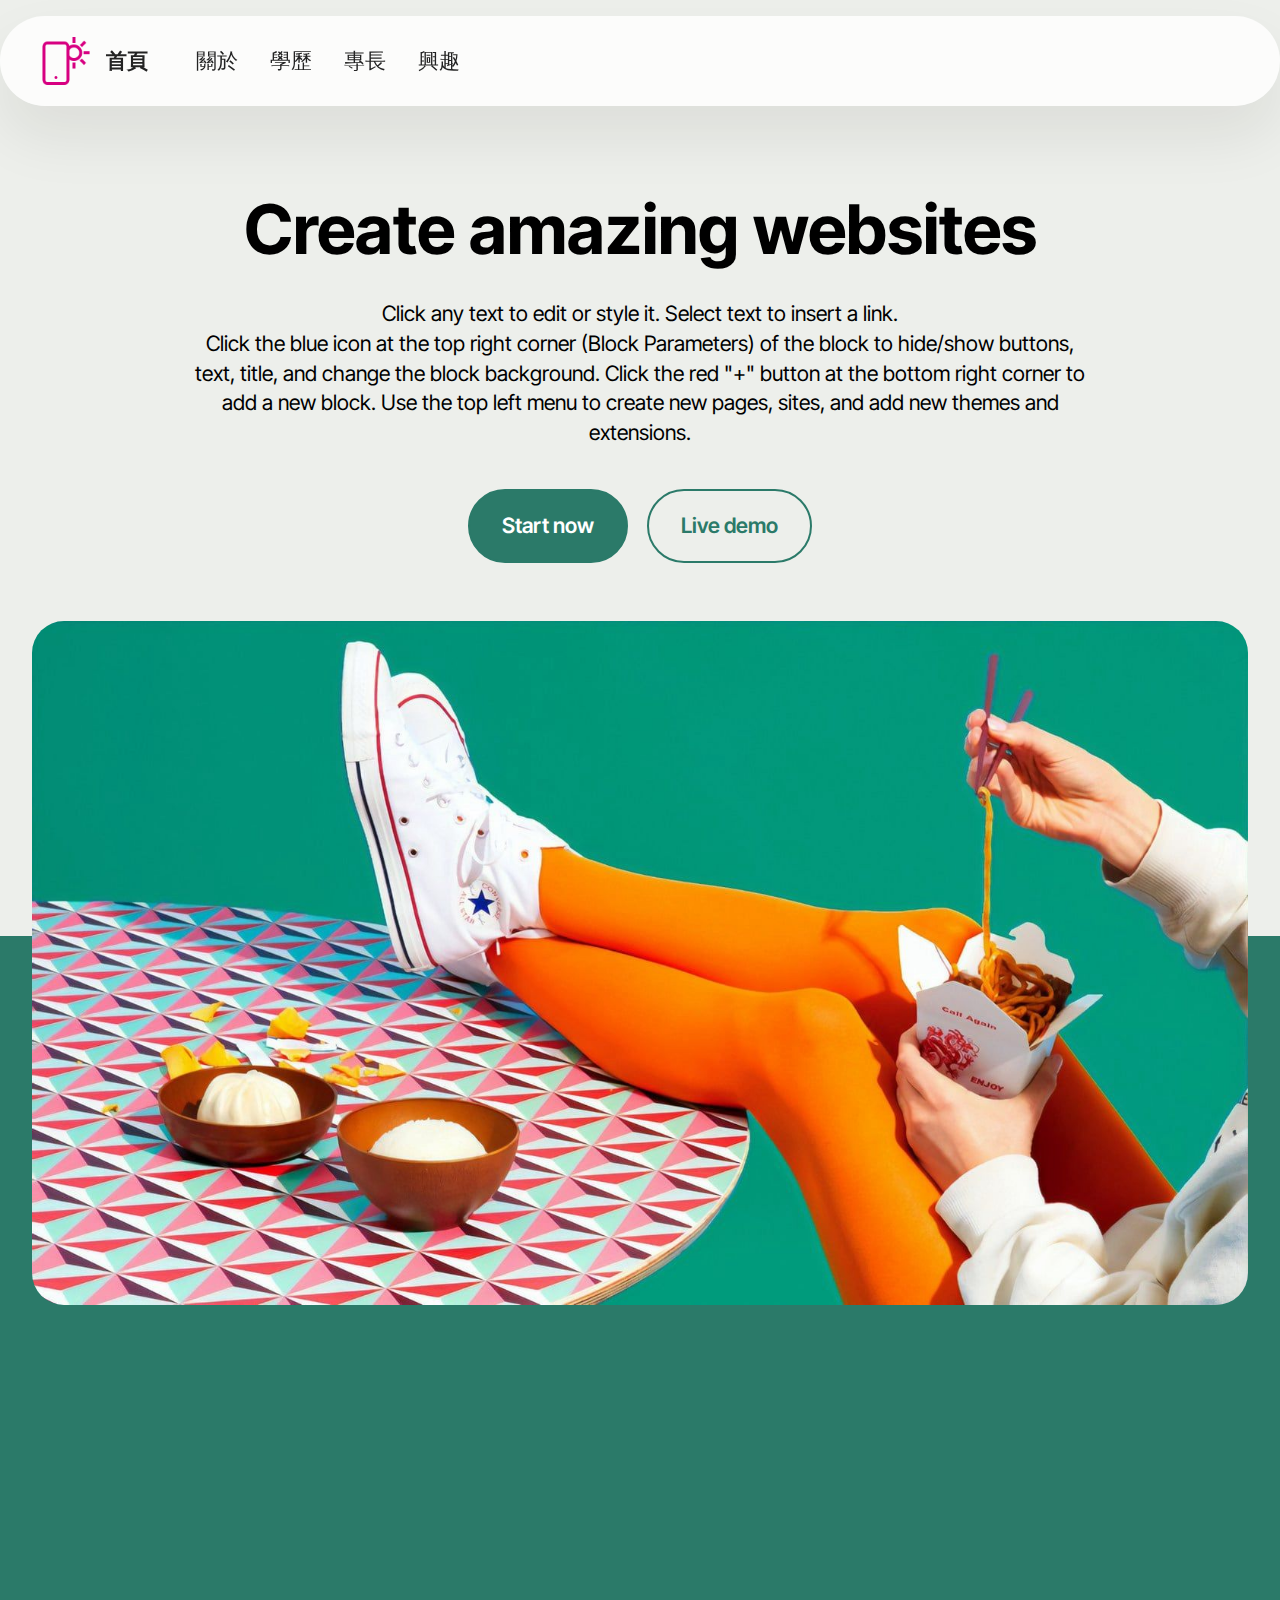
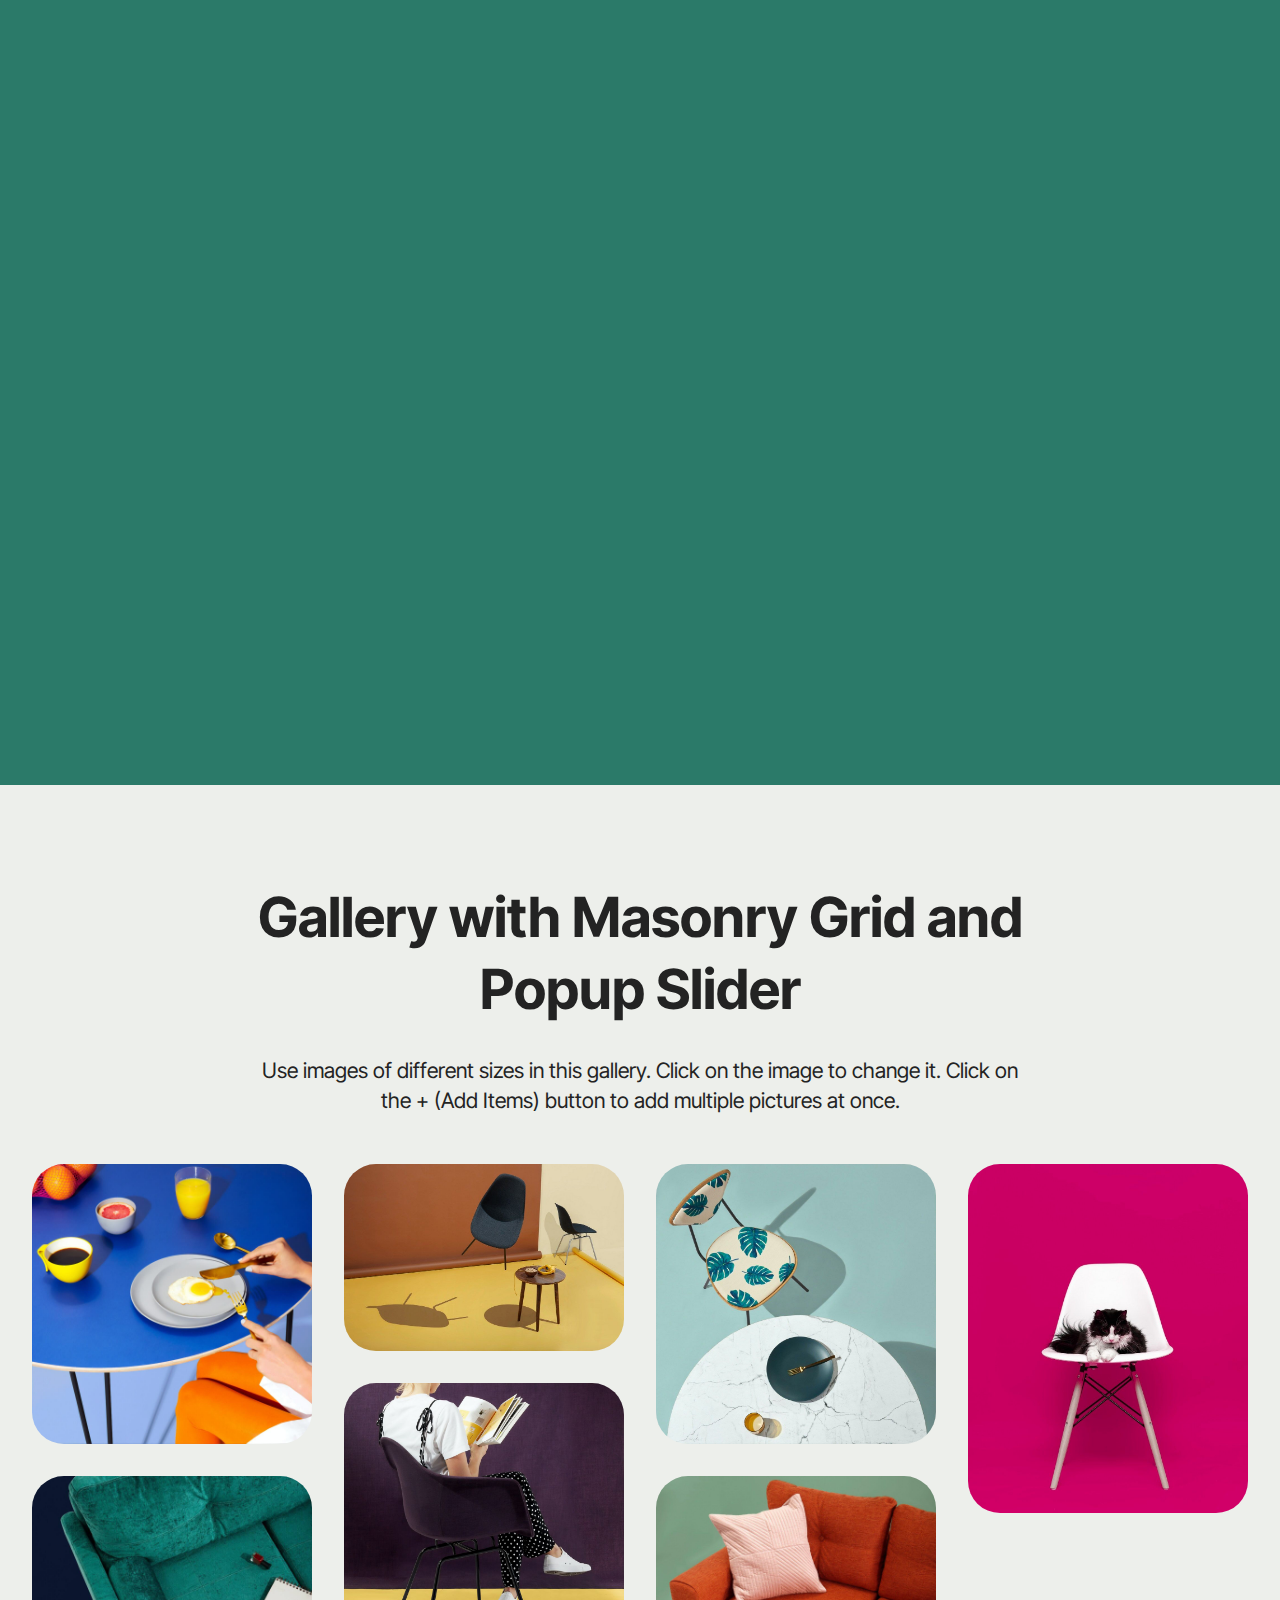
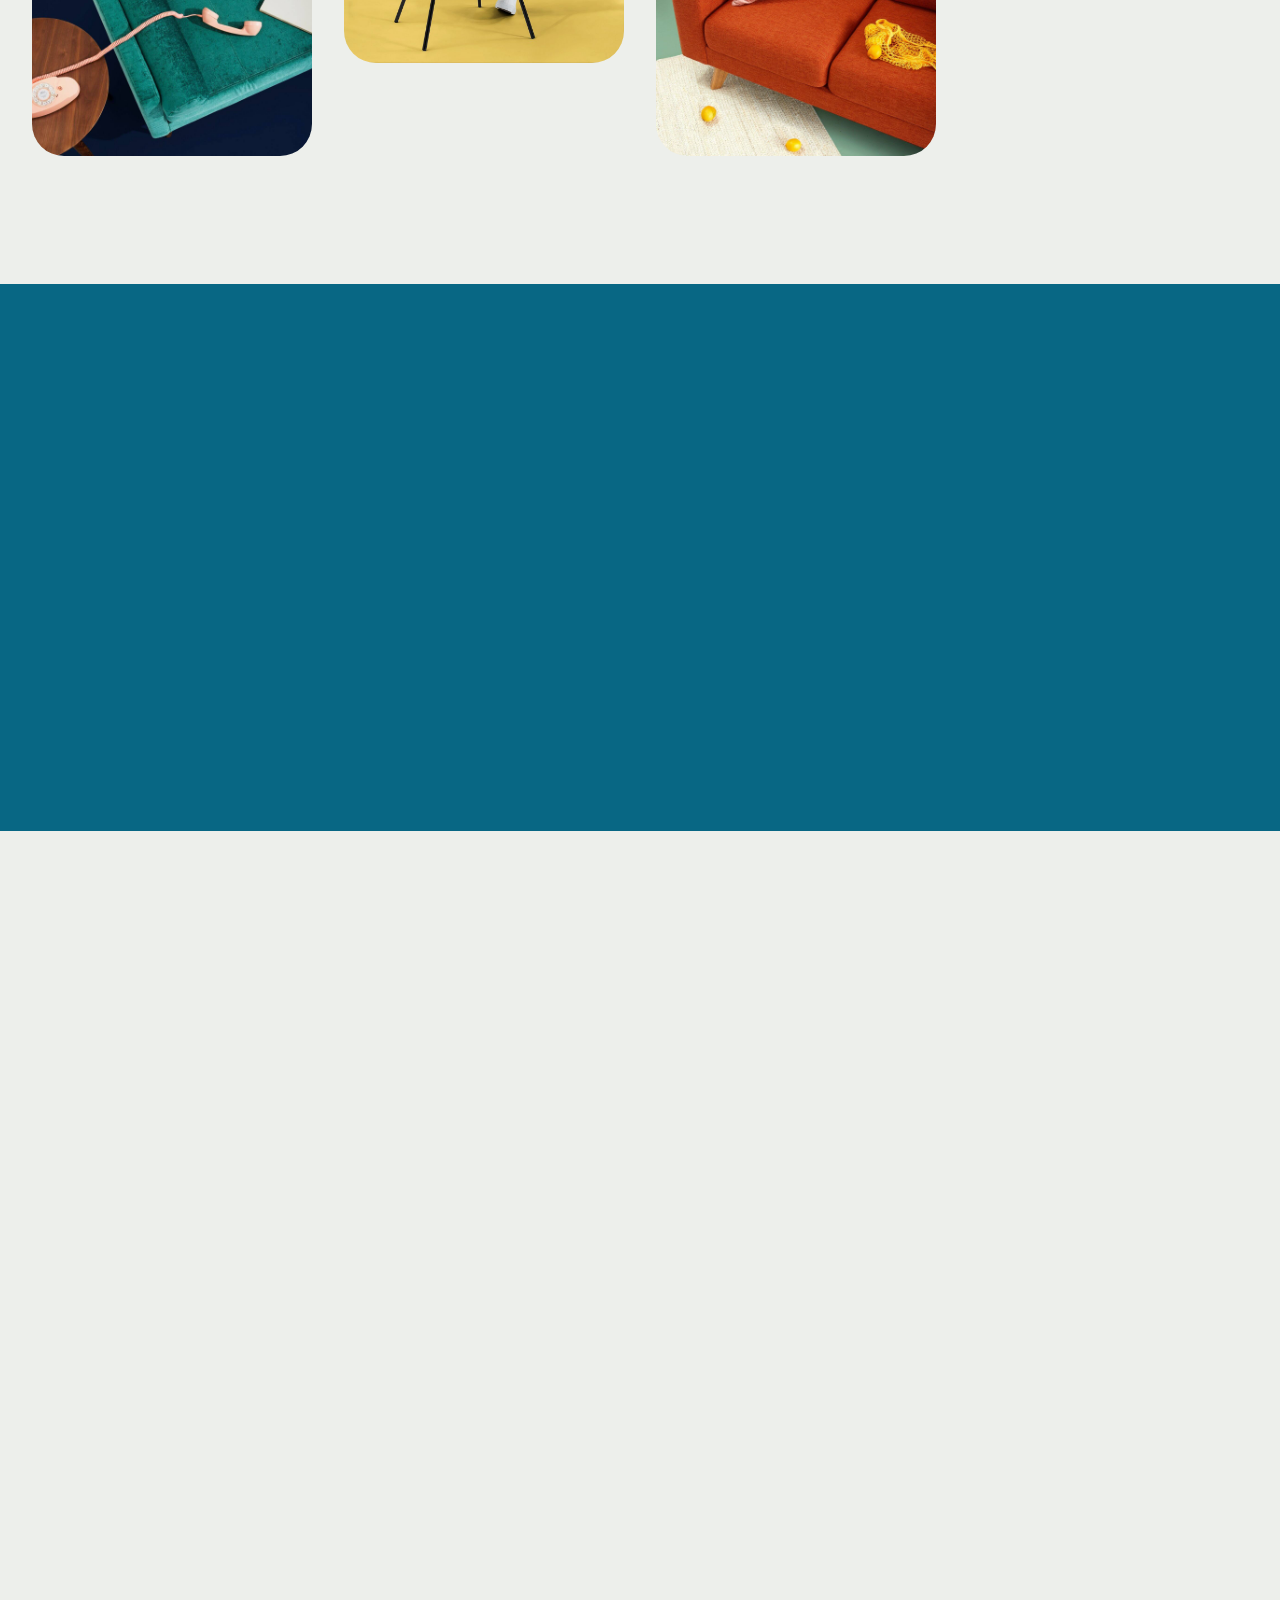
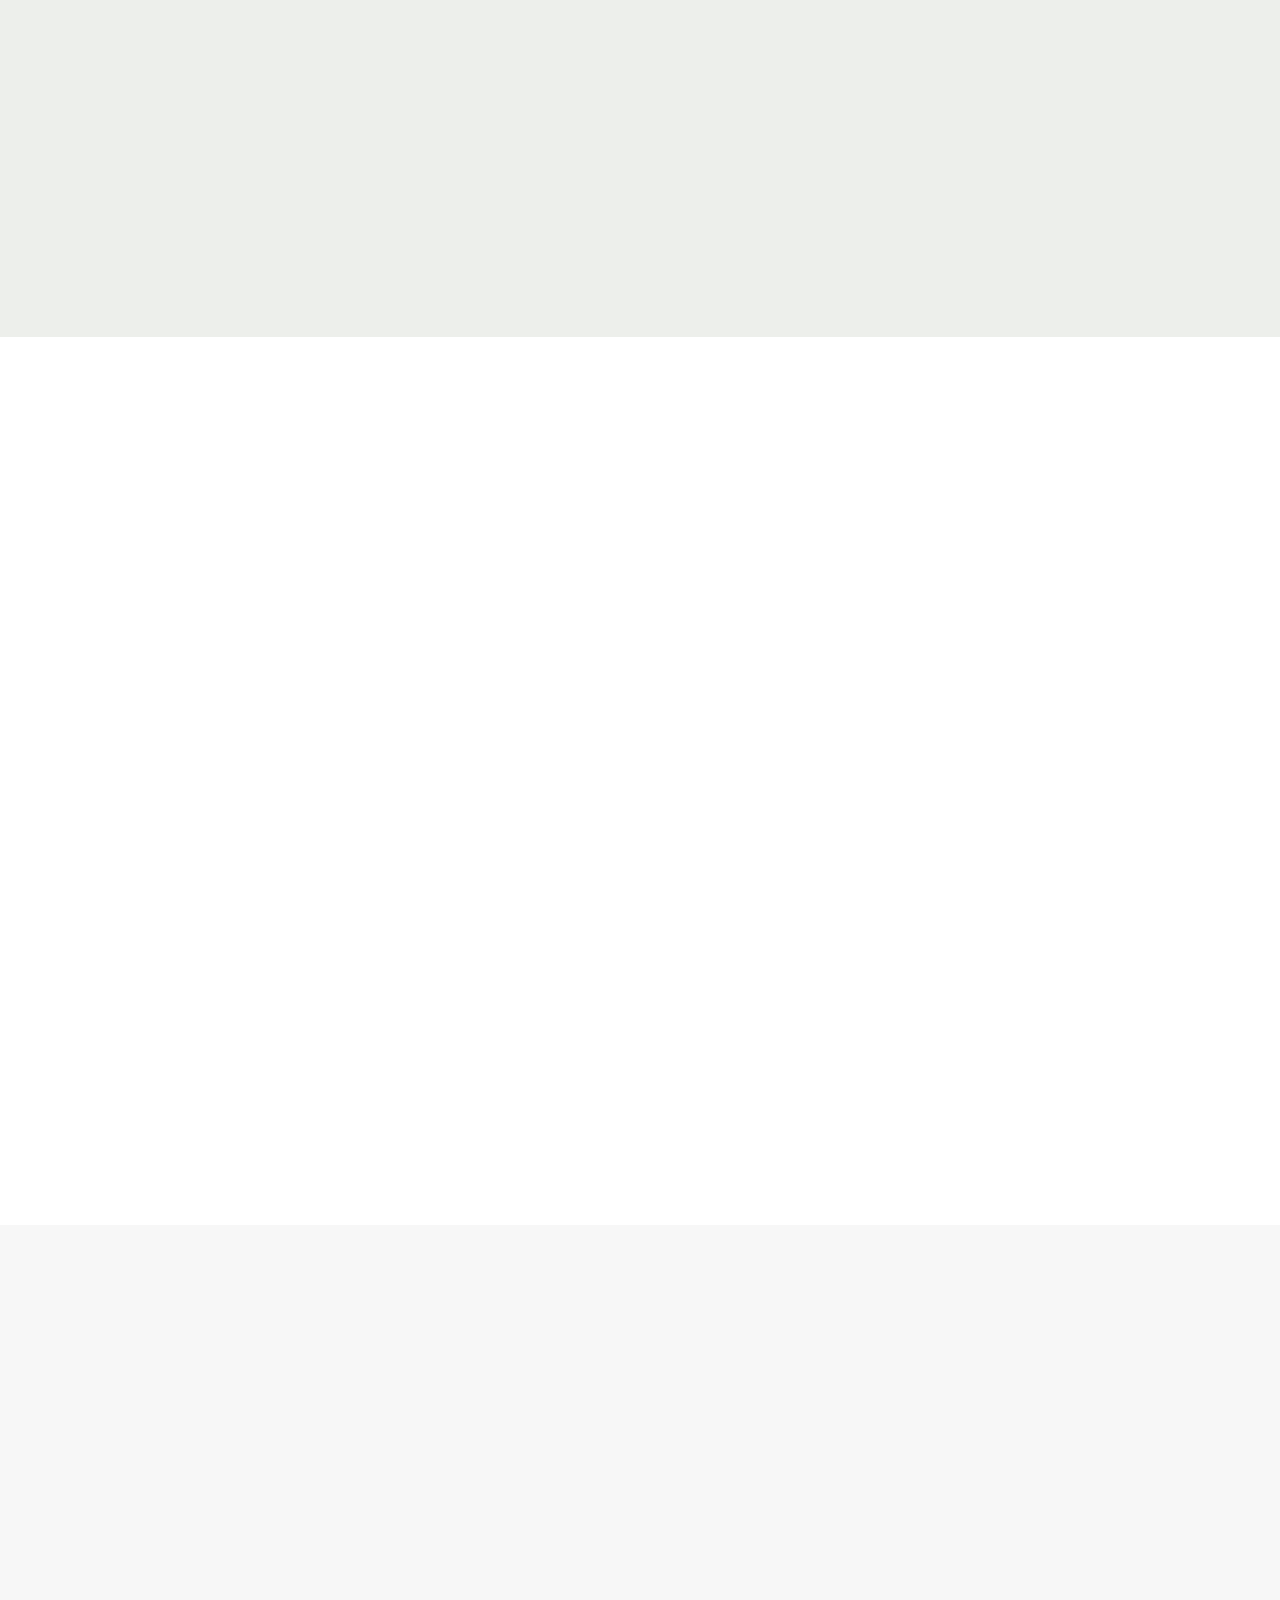
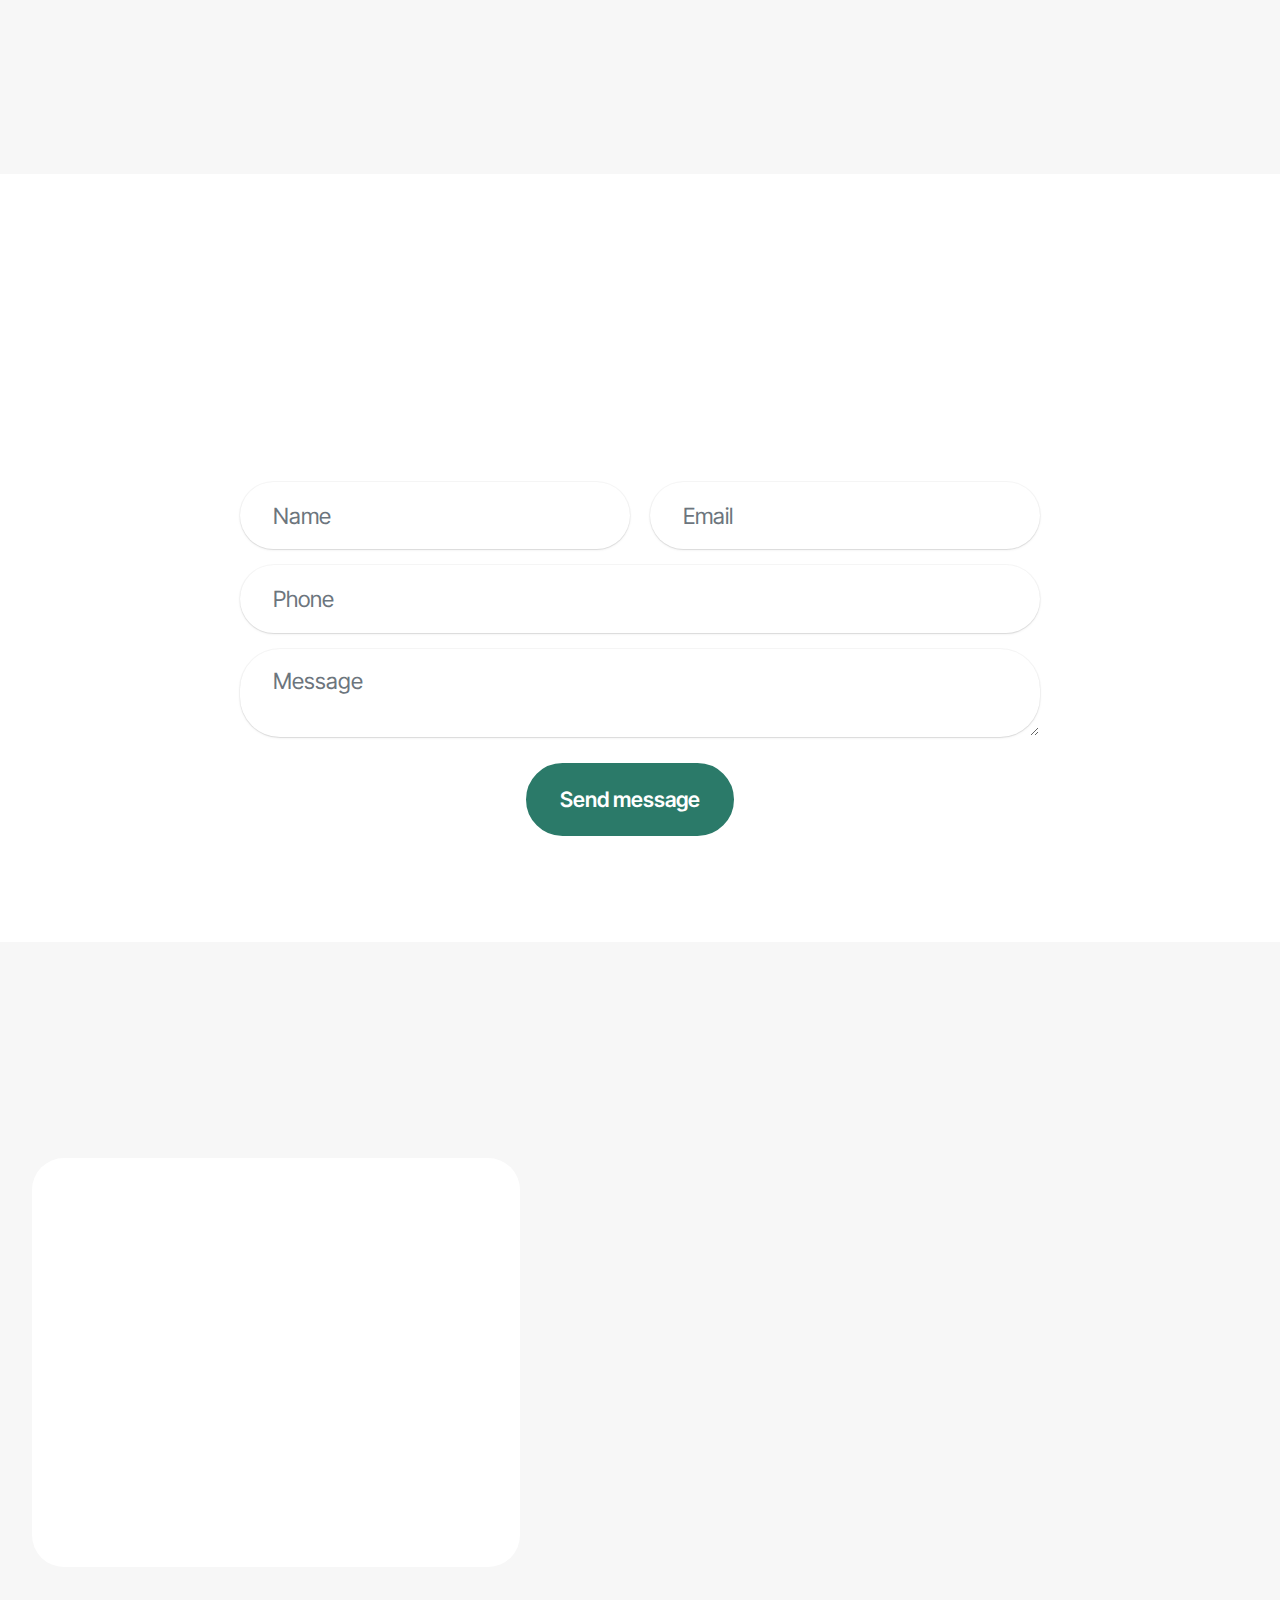
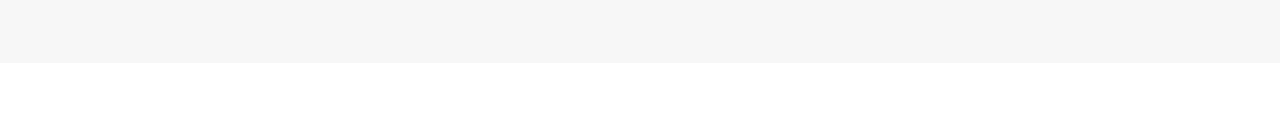
<file: index.html>
<!DOCTYPE html>
<html  >
<head>
  <!-- Site made with Mobirise Website Builder v5.9.17, https://mobirise.com -->
  <meta charset="UTF-8">
  <meta http-equiv="X-UA-Compatible" content="IE=edge">
  <meta name="generator" content="Mobirise v5.9.17, mobirise.com">
  <meta name="viewport" content="width=device-width, initial-scale=1, minimum-scale=1">
  <link rel="shortcut icon" href="assets/images/logo.png" type="image/x-icon">
  <meta name="description" content="">
  
  
  <title>Home</title>
  <link rel="stylesheet" href="assets/web/assets/mobirise-icons2/mobirise2.css">
  <link rel="stylesheet" href="assets/bootstrap/css/bootstrap.min.css">
  <link rel="stylesheet" href="assets/bootstrap/css/bootstrap-grid.min.css">
  <link rel="stylesheet" href="assets/bootstrap/css/bootstrap-reboot.min.css">
  <link rel="stylesheet" href="assets/animatecss/animate.css">
  <link rel="stylesheet" href="assets/dropdown/css/style.css">
  <link rel="stylesheet" href="assets/theme/css/style.css">
  <link rel="stylesheet" href="assets/gallery/style.css">
  <link rel="preload" href="https://fonts.googleapis.com/css?family=Inter+Tight:100,200,300,400,500,600,700,800,900,100i,200i,300i,400i,500i,600i,700i,800i,900i&display=swap" as="style" onload="this.onload=null;this.rel='stylesheet'">
  <noscript><link rel="stylesheet" href="https://fonts.googleapis.com/css?family=Inter+Tight:100,200,300,400,500,600,700,800,900,100i,200i,300i,400i,500i,600i,700i,800i,900i&display=swap"></noscript>
  <link rel="preload" as="style" href="assets/mobirise/css/mbr-additional.css?v=DHaKEy"><link rel="stylesheet" href="assets/mobirise/css/mbr-additional.css?v=DHaKEy" type="text/css">

  
  
  
</head>
<body>
  
  <section data-bs-version="5.1" class="menu menu1 cid-uaagg597a1" once="menu" id="menu01-1k">
	

	<nav class="navbar navbar-dropdown navbar-fixed-top navbar-expand-lg">
		<div class="container">
			<div class="navbar-brand">
				<span class="navbar-logo">
					<a href="https://mobiri.se">
						<img src="assets/images/logo.png" alt="Mobirise Website Builder" style="height: 3rem;">
					</a>
				</span>
				<span class="navbar-caption-wrap"><a class="navbar-caption text-black display-4" href="https://mobiri.se">首頁</a></span>
			</div>
			<button class="navbar-toggler" type="button" data-toggle="collapse" data-bs-toggle="collapse" data-target="#navbarSupportedContent" data-bs-target="#navbarSupportedContent" aria-controls="navbarNavAltMarkup" aria-expanded="false" aria-label="Toggle navigation">
				<div class="hamburger">
					<span></span>
					<span></span>
					<span></span>
					<span></span>
				</div>
			</button>
			<div class="collapse navbar-collapse" id="navbarSupportedContent">
				<ul class="navbar-nav nav-dropdown nav-right" data-app-modern-menu="true"><li class="nav-item">
						<a class="nav-link link text-black display-4" href="https://mobiri.se">關於</a>
					</li>
					<li class="nav-item">
						<a class="nav-link link text-black display-4" href="https://mobiri.se" aria-expanded="false">學歷</a>
					</li>
					<li class="nav-item">
						<a class="nav-link link text-black display-4" href="https://mobiri.se">專長</a>
					</li><li class="nav-item"><a class="nav-link link text-black display-4" href="https://mobiri.se">興趣</a></li></ul>
				
				
			</div>
		</div>
	</nav>
</section>

<section data-bs-version="5.1" class="header5 cid-tJS6uM4N87" id="header05-1">
	

	
	
	<div class="topbg"></div>
	<div class="align-center container">
		<div class="row justify-content-center">
			<div class="col-md-12 col-lg-9">
				<h1 class="mbr-section-title mbr-fonts-style mb-4 display-1"><strong>Create amazing websites</strong></h1>
				<p class="mbr-text mbr-fonts-style mb-4 display-7">Click any text to edit or style it. Select text to insert a link.
<br>Click the blue icon at the top right corner (Block Parameters) of the block to hide/show buttons, text, title, and change the block background. Click the red "+" button at the bottom right corner to add a new block. Use the top left menu to create new pages, sites, and add new themes and extensions.</p>
				<div class="mbr-section-btn mt-3"><a class="btn btn-primary display-7" href="index.html#form02-6">Start now</a> <a class="btn btn-primary-outline display-7" href="index.html#gallery02-v">Live demo</a></div>
			</div>
		</div>
		<div class="row mt-5 justify-content-center">
			<div class="col-12 col-lg-12">
				<img src="assets/images/11.jpg" alt="Mobirise Website Builder" title="">
			</div>
		</div>
	</div>
</section>

<section data-bs-version="5.1" class="features4 cid-tMlEXTHLbS" id="features04-w">
	
	
	<div class="container">
		<div class="row justify-content-center">
			<div class="col-12 content-head">
				<div class="mbr-section-head mb-5">
					<h4 class="mbr-section-title mbr-fonts-style align-center mb-0 display-2"><strong>Our Services</strong></h4>
					<h5 class="mbr-section-subtitle mbr-fonts-style align-center mb-0 mt-4 display-7">Hover over pictures to add more cards or rearrange them with the Tools panel. Add multiple cards by selecting multiple images. You can set the number of columns in Block Parameters.</h5>
					
				</div>
			</div>
		</div>
		<div class="row">
			<div class="item features-image col-12 col-md-6 col-lg-4">
				<div class="item-wrapper">
					<div class="item-img">
						<img src="assets/images/gallery03.jpg" alt="Mobirise Website Builder">
					</div>
					<div class="item-content">
						<h5 class="item-title mbr-fonts-style display-5">
							<strong>Marketing</strong>
						</h5>
						
						<p class="mbr-text mbr-fonts-style display-7">
							Service Description. You can show/hide the title, subtitle, text, button in the Block Parameters
						</p>
						<div class="mbr-section-btn item-footer"><a href="" class="btn item-btn btn-primary display-7">Learn more</a></div>
					</div>

				</div>
			</div>
			<div class="item features-image col-12 col-md-6 col-lg-4">
				<div class="item-wrapper">
					<div class="item-img">
						<img src="assets/images/gallery05.jpg" alt="Mobirise Website Builder">
					</div>
					<div class="item-content">
						<h5 class="item-title mbr-fonts-style display-5">
							<strong>Promotion</strong>
						</h5>
						
						<p class="mbr-text mbr-fonts-style display-7">
							Service Description. You can show/hide the title, subtitle, text, button in the Block Parameters
						</p>
						<div class="mbr-section-btn item-footer"><a href="" class="btn item-btn btn-primary display-7">Learn more</a></div>
					</div>
				</div>
			</div>
			<div class="item features-image col-12 col-md-6 col-lg-4">
				<div class="item-wrapper">
					<div class="item-img">
						<img src="assets/images/gallery02.jpg" alt="Mobirise Website Builder">
					</div>
					<div class="item-content">
						<h5 class="item-title mbr-fonts-style display-5">
							<strong>Branding</strong>
						</h5>
						
						<p class="mbr-text mbr-fonts-style display-7">
							Service Description. You can show/hide the title, subtitle, text, button in the Block Parameters<br>
						</p>
						<div class="mbr-section-btn item-footer"><a href="" class="btn item-btn btn-primary display-7">Learn more</a></div>
					</div>
				</div>
			</div>
		</div>
	</div>
</section>

<section data-bs-version="5.1" class="gallery1 mbr-gallery cid-tMlDYtQ5fF" id="gallery02-v">
    

    
    

    <div class="container-fluid">
        <div class="row justify-content-center">
            <div class="col-12 content-head">
                <div class="mbr-section-head mb-5">
                    <h3 class="mbr-section-title mbr-fonts-style align-center m-0 display-2"><strong>Gallery with Masonry Grid and Popup Slider</strong></h3>
                    <h4 class="mbr-section-subtitle mbr-fonts-style align-center mb-0 mt-4 display-7">Use images of different sizes in this gallery. Click on the image to change it. Click on the + (Add Items) button to add multiple pictures at once.</h4>
                </div>
            </div>
        </div>
        <div class="row mbr-gallery mbr-masonry" data-masonry="{&quot;percentPosition&quot;: true }">
            <div class="col-12 col-md-6 col-lg-3 item gallery-image">
                <div class="item-wrapper" data-toggle="modal" data-bs-toggle="modal" data-target="#uaaAkSXcEE-modal" data-bs-target="#uaaAkSXcEE-modal">
                    <img class="w-100" src="assets/images/gallery03.jpg" alt="Mobirise Website Builder" data-slide-to="0" data-bs-slide-to="0" data-target="#lb-uaaAkSXcEE" data-bs-target="#lb-uaaAkSXcEE">
                    <div class="icon-wrapper">
                        <span class="mobi-mbri mobi-mbri-search mbr-iconfont mbr-iconfont-btn"></span>
                    </div>
                </div>
                
            </div>
            <div class="col-12 col-md-6 col-lg-3 item gallery-image">
                <div class="item-wrapper" data-toggle="modal" data-bs-toggle="modal" data-target="#uaaAkSXcEE-modal" data-bs-target="#uaaAkSXcEE-modal">
                    <img class="w-100" src="assets/images/gallery13.jpg" alt="Mobirise Website Builder" data-slide-to="1" data-bs-slide-to="1" data-target="#lb-uaaAkSXcEE" data-bs-target="#lb-uaaAkSXcEE">
                    <div class="icon-wrapper">
                        <span class="mobi-mbri mobi-mbri-search mbr-iconfont mbr-iconfont-btn"></span>
                    </div>
                </div>
                
            </div>
            <div class="col-12 col-md-6 col-lg-3 item gallery-image">
                <div class="item-wrapper" data-toggle="modal" data-bs-toggle="modal" data-target="#uaaAkSXcEE-modal" data-bs-target="#uaaAkSXcEE-modal">
                    <img class="w-100" src="assets/images/gallery10.jpg" alt="Mobirise Website Builder" data-slide-to="2" data-bs-slide-to="2" data-target="#lb-uaaAkSXcEE" data-bs-target="#lb-uaaAkSXcEE">
                    <div class="icon-wrapper">
                        <span class="mobi-mbri mobi-mbri-search mbr-iconfont mbr-iconfont-btn"></span>
                    </div>
                </div>
                
            </div>
            <div class="col-12 col-md-6 col-lg-3 item gallery-image">
                <div class="item-wrapper" data-toggle="modal" data-bs-toggle="modal" data-target="#uaaAkSXcEE-modal" data-bs-target="#uaaAkSXcEE-modal">
                    <img class="w-100" src="assets/images/gallery08.jpg" alt="Mobirise Website Builder" data-slide-to="3" data-bs-slide-to="3" data-target="#lb-uaaAkSXcEE" data-bs-target="#lb-uaaAkSXcEE">
                    <div class="icon-wrapper">
                        <span class="mobi-mbri mobi-mbri-search mbr-iconfont mbr-iconfont-btn"></span>
                    </div>
                </div>
                
            </div>
            <div class="col-12 col-md-6 col-lg-3 item gallery-image">
                <div class="item-wrapper" data-toggle="modal" data-bs-toggle="modal" data-target="#uaaAkSXcEE-modal" data-bs-target="#uaaAkSXcEE-modal">
                    <img class="w-100" src="assets/images/gallery06.jpg" alt="Mobirise Website Builder" data-slide-to="4" data-bs-slide-to="4" data-target="#lb-uaaAkSXcEE" data-bs-target="#lb-uaaAkSXcEE">
                    <div class="icon-wrapper">
                        <span class="mobi-mbri mobi-mbri-search mbr-iconfont mbr-iconfont-btn"></span>
                    </div>
                </div>
                
            </div>
            <div class="col-12 col-md-6 col-lg-3 item gallery-image">
                <div class="item-wrapper" data-toggle="modal" data-bs-toggle="modal" data-target="#uaaAkSXcEE-modal" data-bs-target="#uaaAkSXcEE-modal">
                    <img class="w-100" src="assets/images/gallery02.jpg" alt="Mobirise Website Builder" data-slide-to="5" data-bs-slide-to="5" data-target="#lb-uaaAkSXcEE" data-bs-target="#lb-uaaAkSXcEE">
                    <div class="icon-wrapper">
                        <span class="mobi-mbri mobi-mbri-search mbr-iconfont mbr-iconfont-btn"></span>
                    </div>
                </div>
                
            </div>
            <div class="col-12 col-md-6 col-lg-3 item gallery-image">
                <div class="item-wrapper" data-toggle="modal" data-bs-toggle="modal" data-target="#uaaAkSXcEE-modal" data-bs-target="#uaaAkSXcEE-modal">
                    <img class="w-100" src="assets/images/gallery01.jpg" alt="Mobirise Website Builder" data-slide-to="6" data-bs-slide-to="6" data-target="#lb-uaaAkSXcEE" data-bs-target="#lb-uaaAkSXcEE">
                    <div class="icon-wrapper">
                        <span class="mobi-mbri mobi-mbri-search mbr-iconfont mbr-iconfont-btn"></span>
                    </div>
                </div>
                
            </div>
        </div>

        <div class="modal mbr-slider" tabindex="-1" role="dialog" aria-hidden="true" id="uaaAkSXcEE-modal">
            <div class="modal-dialog" role="document">
                <div class="modal-content">
                    <div class="modal-body">
                        <div class="carousel slide" id="lb-uaaAkSXcEE" data-interval="5000" data-bs-interval="5000">
                            <div class="carousel-inner">
                                <div class="carousel-item active">
                                    <img class="d-block w-100" src="assets/images/gallery03.jpg" alt="Mobirise Website Builder">
                                </div>
                                <div class="carousel-item">
                                    <img class="d-block w-100" src="assets/images/gallery13.jpg" alt="Mobirise Website Builder">
                                </div>
                                <div class="carousel-item">
                                    <img class="d-block w-100" src="assets/images/gallery10.jpg" alt="Mobirise Website Builder">
                                </div>
                                <div class="carousel-item">
                                    <img class="d-block w-100" src="assets/images/gallery08.jpg" alt="Mobirise Website Builder">
                                </div>
                                <div class="carousel-item">
                                    <img class="d-block w-100" src="assets/images/gallery06.jpg" alt="Mobirise Website Builder">
                                </div>
                                <div class="carousel-item">
                                    <img class="d-block w-100" src="assets/images/gallery02.jpg" alt="Mobirise Website Builder">
                                </div>
                                <div class="carousel-item">
                                    <img class="d-block w-100" src="assets/images/gallery01.jpg" alt="Mobirise Website Builder">
                                </div>
                            </div>
                            <ol class="carousel-indicators">
                                <li data-slide-to="0" data-bs-slide-to="0" class="active" data-target="#lb-uaaAkSXcEE" data-bs-target="#lb-uaaAkSXcEE"></li>
                                <li data-slide-to="1" data-bs-slide-to="1" data-target="#lb-uaaAkSXcEE" data-bs-target="#lb-uaaAkSXcEE"></li>
                                <li data-slide-to="2" data-bs-slide-to="2" data-target="#lb-uaaAkSXcEE" data-bs-target="#lb-uaaAkSXcEE"></li>
                                <li data-slide-to="3" data-bs-slide-to="3" data-target="#lb-uaaAkSXcEE" data-bs-target="#lb-uaaAkSXcEE"></li>
                                <li data-slide-to="4" data-bs-slide-to="4" data-target="#lb-uaaAkSXcEE" data-bs-target="#lb-uaaAkSXcEE"></li>
                                <li data-slide-to="5" data-bs-slide-to="5" data-target="#lb-uaaAkSXcEE" data-bs-target="#lb-uaaAkSXcEE"></li>
                                <li data-slide-to="6" data-bs-slide-to="6" data-target="#lb-uaaAkSXcEE" data-bs-target="#lb-uaaAkSXcEE"></li>
                            </ol>
                            <a role="button" href="" class="close" data-dismiss="modal" data-bs-dismiss="modal" aria-label="Close">
                            </a>
                            <a class="carousel-control-prev carousel-control" role="button" data-slide="prev" data-bs-slide="prev" href="#lb-uaaAkSXcEE">
                                <span class="mobi-mbri mobi-mbri-arrow-prev" aria-hidden="true"></span>
                                <span class="sr-only visually-hidden">Previous</span>
                            </a>
                            <a class="carousel-control-next carousel-control" role="button" data-slide="next" data-bs-slide="next" href="#lb-uaaAkSXcEE">
                                <span class="mobi-mbri mobi-mbri-arrow-next" aria-hidden="true"></span>
                                <span class="sr-only visually-hidden">Next</span>
                            </a>
                        </div>
                    </div>
                </div>
            </div>
        </div>
    </div>
</section>

<section data-bs-version="5.1" class="header09 cid-tLAX5BnXkJ" id="header09-q">
	
	
	<div class="container">
		<div class="row">
			<div class="content-wrap col-12 col-md-8">
				<h1 class="mbr-section-title mbr-fonts-style mbr-white mb-4 display-1"><strong>Unlock boundless possibilities</strong></h1>
				
				<p class="mbr-fonts-style mbr-text mbr-white mb-4 display-7">
					Mobirise Free Website Maker is perfect for non-techies and great for pro-coders for fast prototyping and small customers' projects.
				</p>
				<div class="mbr-section-btn"><a class="btn btn-white-outline display-7" href="https://mobiri.se">Learn more</a></div>
			</div>
		</div>
	</div>
</section>

<section data-bs-version="5.1" class="header7 cid-tLeaLmEeFr" id="header07-h">
  

  
  
  
  <div class="align-center container">
    <div class="row justify-content-center">
      <div class="col-md-12 col-lg-9 mb-5">
        <h1 class="mbr-section-title mbr-fonts-style display-1"><strong>Block with video</strong>
        </h1>
        <p class="mbr-text mbr-fonts-style mt-4 display-7">
          Click on the media content to replace it. In some blocks, you can change media content via Block Parameters.
        </p>
        
      </div>
    </div>

    <div class="row justify-content-center">
      <div class="mbr-figure col-12 col-md-12"><iframe class="mbr-embedded-video" src="https://www.youtube.com/embed/sGpPgQeEyOc?rel=0&amp;amp;mute=1&amp;showinfo=0&amp;autoplay=1&amp;loop=1&amp;playlist=sGpPgQeEyOc" width="1280" height="720" frameborder="0" allowfullscreen></iframe></div>
    </div>
  </div>
</section>

<section data-bs-version="5.1" class="header1 cid-tJS9vXDdRK" id="header01-7">
	

	
	

	<div class="container">
		<div class="row justify-content-center">
			<div class="col-12 col-md-12 col-lg-7 image-wrapper">
				<img class="w-100" src="assets/images/gallery01.jpg" alt="Mobirise Website Builder">
			</div>
			<div class="col-12 col-lg col-md-12">
				<div class="text-wrapper align-left">
					<h1 class="mbr-section-title mbr-fonts-style mb-4 display-2"><strong>About us</strong></h1>
					<p class="mbr-text mbr-fonts-style mb-4 display-7">
						Most blocks can be used with various types of backgrounds: color, pictures, or videos. It can be set in Block Parameters.&nbsp;You can show/hide the title, subtitle, text, button in the Block Parameters (blue gear icon at the top right corner of the block).&nbsp;</p>
					<div class="mbr-section-btn mt-3"><a class="btn btn-primary display-7" href="https://mobiri.se">Start now</a></div>
				</div>
			</div>
		</div>
	</div>
</section>

<section data-bs-version="5.1" class="features15 cid-tLek7gQhG7" id="features015-m">
	

	
	
	<div class="container">
		<div class="mbr-section-head mb-5">
			<h4 class="mbr-section-title mbr-fonts-style align-center mb-0 display-2">
			  <strong>Why us?</strong></h4>
			
		  </div>
		<div class="row justify-content-center">
			<div class="item features-without-image col-12 col-lg-4">
				<div class="item-wrapper">
					<div class="img-wrapper">
						<img src="assets/images/shop1.jpg" alt="Mobirise Website Builder">
					</div>
					<div class="card-box">
						<h4 class="card-title mbr-fonts-style mb-3 display-5">
							<strong>Free</strong></h4>
						<h5 class="card-text mbr-fonts-style display-7">
							Mobirise is a free website builder. Mobirise is a free website builder. Mobirise is a free website builder.</h5>
					</div>
				</div>
			</div>
			<div class="item features-without-image col-12 col-lg-4">
				<div class="item-wrapper">
					<div class="img-wrapper">
						<img src="assets/images/shop2.jpg" alt="Mobirise Website Builder">
					</div>
					<div class="card-box">
						<h4 class="card-title mbr-fonts-style mb-3 display-5">
							<strong>Easy</strong></h4>
						<h5 class="card-text mbr-fonts-style display-7">
							Create landing pages with ease. Create landing pages with ease. Create landing pages with ease.<br><br></h5>
					</div>
				</div>
			</div>
			<div class="item features-without-image col-12 col-lg-4">
				<div class="item-wrapper">
					<div class="img-wrapper">
						<img src="assets/images/shop3.jpg" alt="Mobirise Website Builder">
					</div>
					<div class="card-box">
						<h4 class="card-title mbr-fonts-style mb-3 display-5">
							<strong>Beautiful</strong></h4>
						<h5 class="card-text mbr-fonts-style display-7">
							Build a website with Mobirise. Build a web page with Mobirise. Create a website with Mobirise.</h5>
					</div>
				</div>
			</div>
		</div>
	</div>
</section>

<section data-bs-version="5.1" class="form5 cid-tJS9pBcTSa" id="form02-6">
    
    
    <div class="container">
        <div class="mbr-section-head mb-5">
            <h3 class="mbr-section-title mbr-fonts-style align-center mb-0 display-2">
                <strong>Contact Form</strong></h3>
            <h4 class="mbr-section-subtitle mbr-fonts-style align-center mb-0 mt-4 display-7">To change your notification email, click on any form field below.
<div>The number of submissions is limited to 10 per day without the Form Builder.</div></h4>
        </div>
        <div class="row justify-content-center mt-4">
            <div class="col-lg-8 mx-auto mbr-form" data-form-type="formoid">
                <form action="https://mobirise.eu/" method="POST" class="mbr-form form-with-styler" data-form-title="Form Name"><input type="hidden" name="email" data-form-email="true" value="l8BdYjysJCEMpMGwOn1cei9rbUeQSSQAtcJT91qALm8Oiic9Dljd8DrLy5MXctwFUbYlp7E3DSMQlwanjSvqhTKfnScxPd8sW/Bc96od68ZeYkpZrkfBknY1p53pWD5Q">
                    <div class="row">
                        <div hidden="hidden" data-form-alert="" class="alert alert-success col-12">Thanks for filling out the form!</div>
                        <div hidden="hidden" data-form-alert-danger="" class="alert alert-danger col-12">
                            Oops...! some problem!
                        </div>
                    </div>
                    <div class="dragArea row">
                        <div class="col-md col-sm-12 form-group mb-3" data-for="name">
                            <input type="text" name="name" placeholder="Name" data-form-field="name" class="form-control" value="" id="name-form02-6">
                        </div>
                        <div class="col-md col-sm-12 form-group mb-3" data-for="email">
                            <input type="email" name="email" placeholder="Email" data-form-field="email" class="form-control" value="" id="email-form02-6">
                        </div>
                        <div class="col-12 form-group mb-3" data-for="phone">
                            <input type="tel" name="phone" placeholder="Phone" data-form-field="phone" class="form-control" value="" id="phone-form02-6">
                        </div>
                        <div class="col-12 form-group mb-3" data-for="textarea">
                            <textarea name="textarea" placeholder="Message" data-form-field="textarea" class="form-control" id="textarea-form02-6"></textarea>
                        </div>
                        <div class="col-lg-12 col-md-12 col-sm-12 align-center mbr-section-btn">
                            <button type="submit" class="btn btn-primary display-7">Send message</button>
                        </div>
                    </div>
                </form>
            </div>
        </div>
    </div>
</section>

<section data-bs-version="5.1" class="contacts2 map1 cid-tLdYHD757A" id="contacts02-9">

    

    
    <div class="container">
        <div class="mbr-section-head mb-5">
            <h3 class="mbr-section-title mbr-fonts-style align-center mb-0 display-2">
                <strong>Contacts</strong>
            </h3>
            
        </div>
        <div class="row justify-content-center mt-4">
            <div class="card col-12 col-md-5">
                <div class="card-wrapper">
                    <div class="text-wrapper">
                        <h5 class="cardTitle mbr-fonts-style mb-2 display-5">
                        <strong>Get in touch</strong></h5>
                    <ul class="list mbr-fonts-style display-7">
                        <li class="mbr-text item-wrap"><span style="font-size: 1.4rem;">Phone: </span><a href="tel:+12345678910" class="text-primary" style="font-size: 1.4rem;">0 (800) 123 45 67</a><br></li>
                        <li class="mbr-text item-wrap">WhatsApp: <a href="https://wa.me/12345678910" class="text-primary">0 (800) 123 45 67</a></li>
                        <li class="mbr-text item-wrap">Email: <a href="mailto:info@site.com" class="text-primary">info@site.com</a></li><li class="mbr-text item-wrap"><br></li>
                        <li class="mbr-text item-wrap">Address: </li><li class="mbr-text item-wrap">350 5th Ave, New York, NY 10118</li><li class="mbr-text item-wrap"><span style="font-size: 1.4rem;">Working hours:</span><br></li><li class="mbr-text item-wrap">9:00AM - 6:00PM</li>
                    </ul>
                    </div>
                </div>
            </div>
            <div class="map-wrapper col-12 col-md-7">
                <div class="google-map"><iframe frameborder="0" style="border:0" src="https://www.google.com/maps/embed?pb=!1m14!1m8!1m3!1d6045.3003145248895!2d-73.9884657!3d40.7477229!3m2!1i1024!2i768!4f13.1!3m3!1m2!1s0x89c259a9ac1f1b85%3A0x7e33d1c0e7af3be4!2zMzUwIDV0aCBBdmUsIE5ldyBZb3JrLCBOWSAxMDExOCwg0KHQqNCQ!5e0!3m2!1sru!2sru!4v1689597362021!5m2!1sen!2sen" allowfullscreen=""></iframe></div>
            </div>
        </div>
    </div>
</section><section class="display-7" style="padding: 0;align-items: center;justify-content: center;flex-wrap: wrap;    align-content: center;display: flex;position: relative;height: 4rem;"><a href="https://mobiri.se/3191162" style="flex: 1 1;height: 4rem;position: absolute;width: 100%;z-index: 1;"><img alt="" style="height: 4rem;" src="[data-uri]"></a><p style="margin: 0;text-align: center;" class="display-7">&#8204;</p><a style="z-index:1" href="https://mobirise.com/html-builder.html">HTML Website Maker</a></section><script src="assets/bootstrap/js/bootstrap.bundle.min.js"></script>  <script src="assets/smoothscroll/smooth-scroll.js"></script>  <script src="assets/ytplayer/index.js"></script>  <script src="assets/masonry/masonry.pkgd.min.js"></script>  <script src="assets/imagesloaded/imagesloaded.pkgd.min.js"></script>  <script src="assets/dropdown/js/navbar-dropdown.js"></script>  <script src="assets/theme/js/script.js"></script>  <script src="assets/gallery/player.min.js"></script>  <script src="assets/gallery/script.js"></script>  <script src="assets/formoid/formoid.min.js"></script>  
  
  
  <input name="animation" type="hidden">
  </body>
</html>
</file>
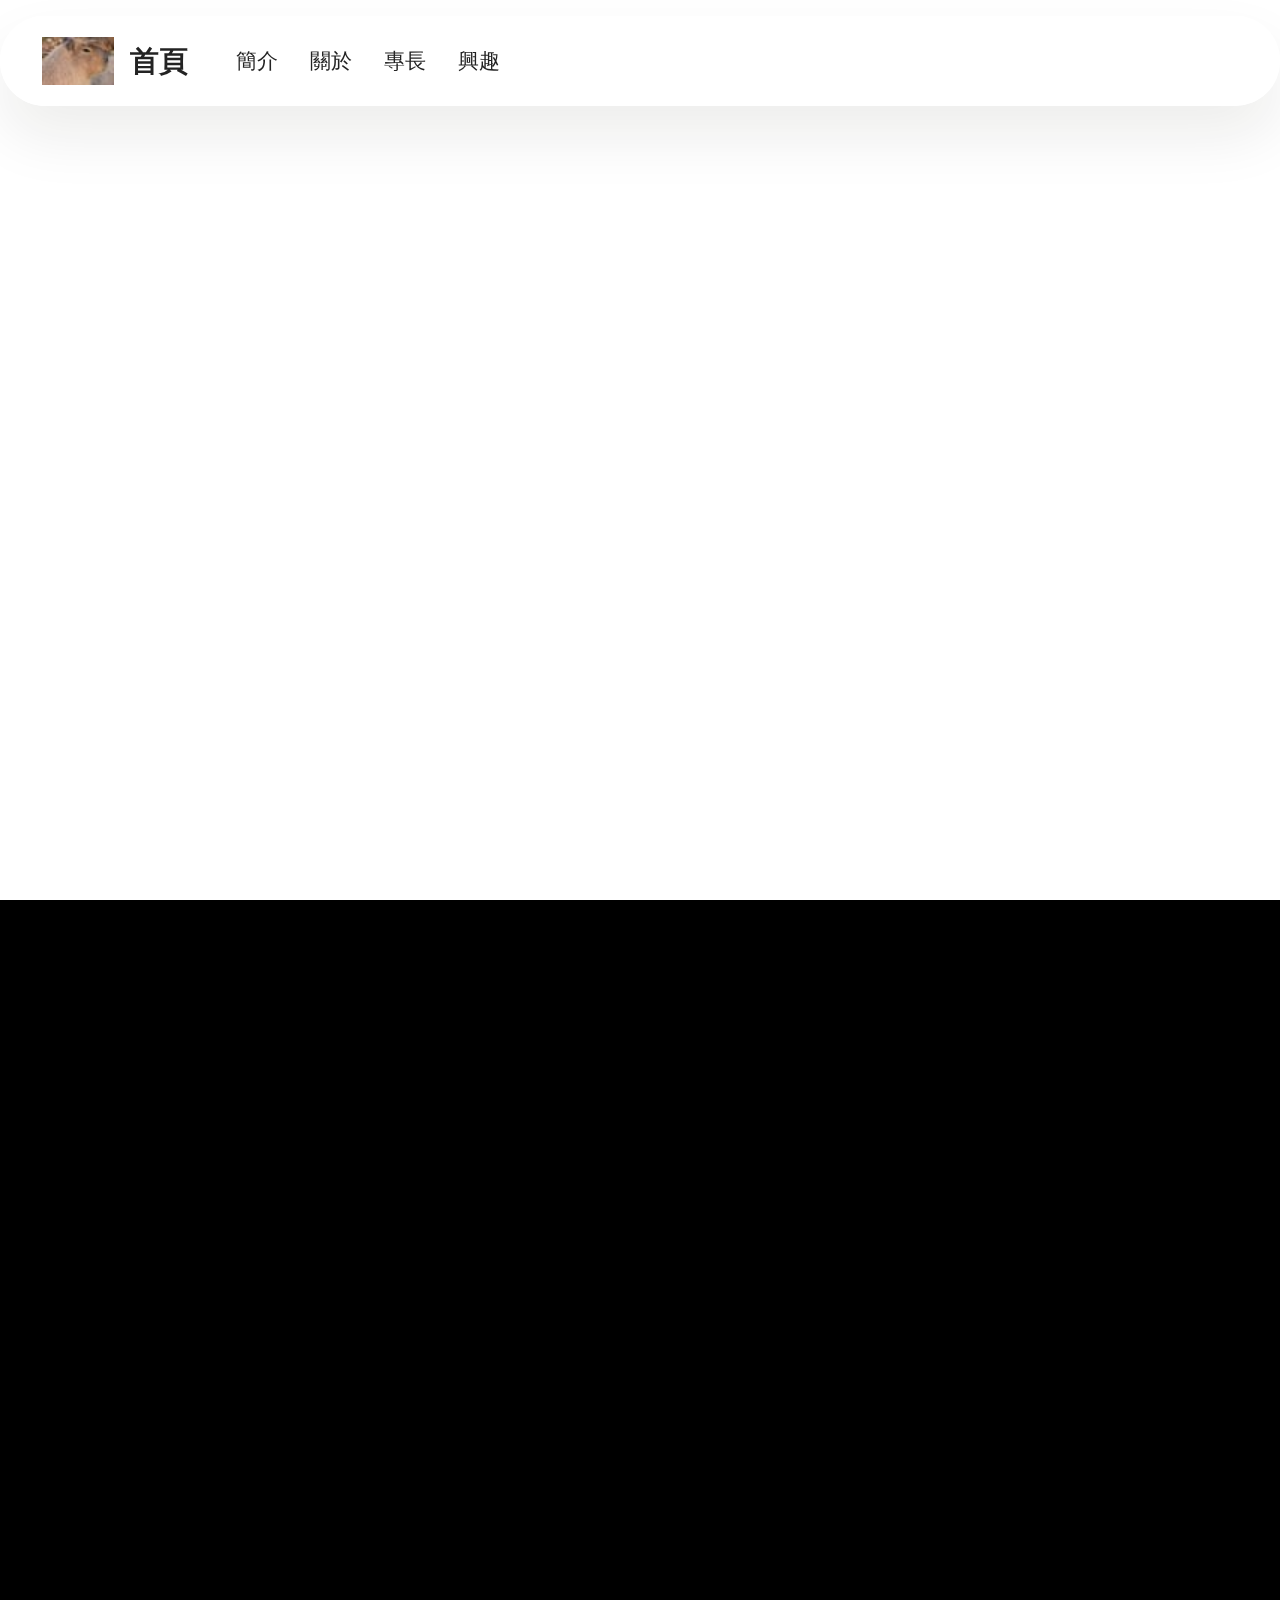
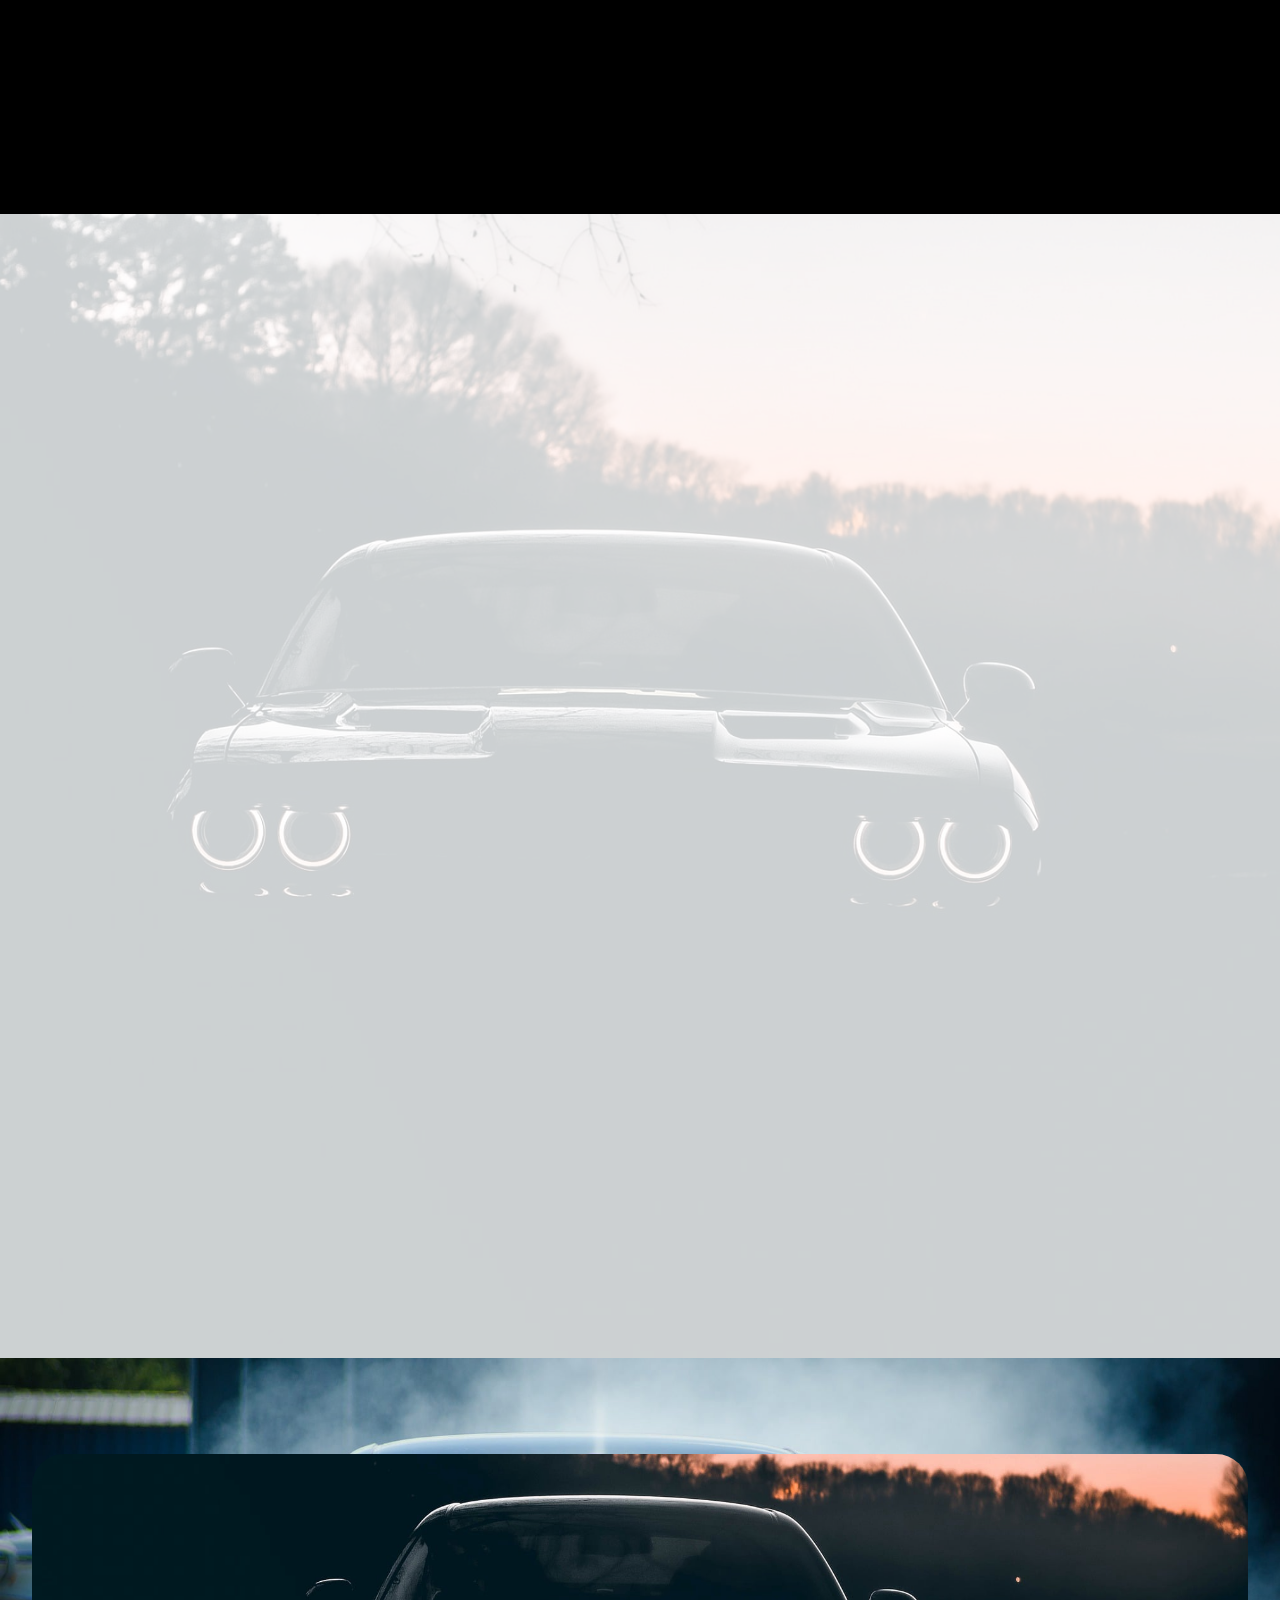
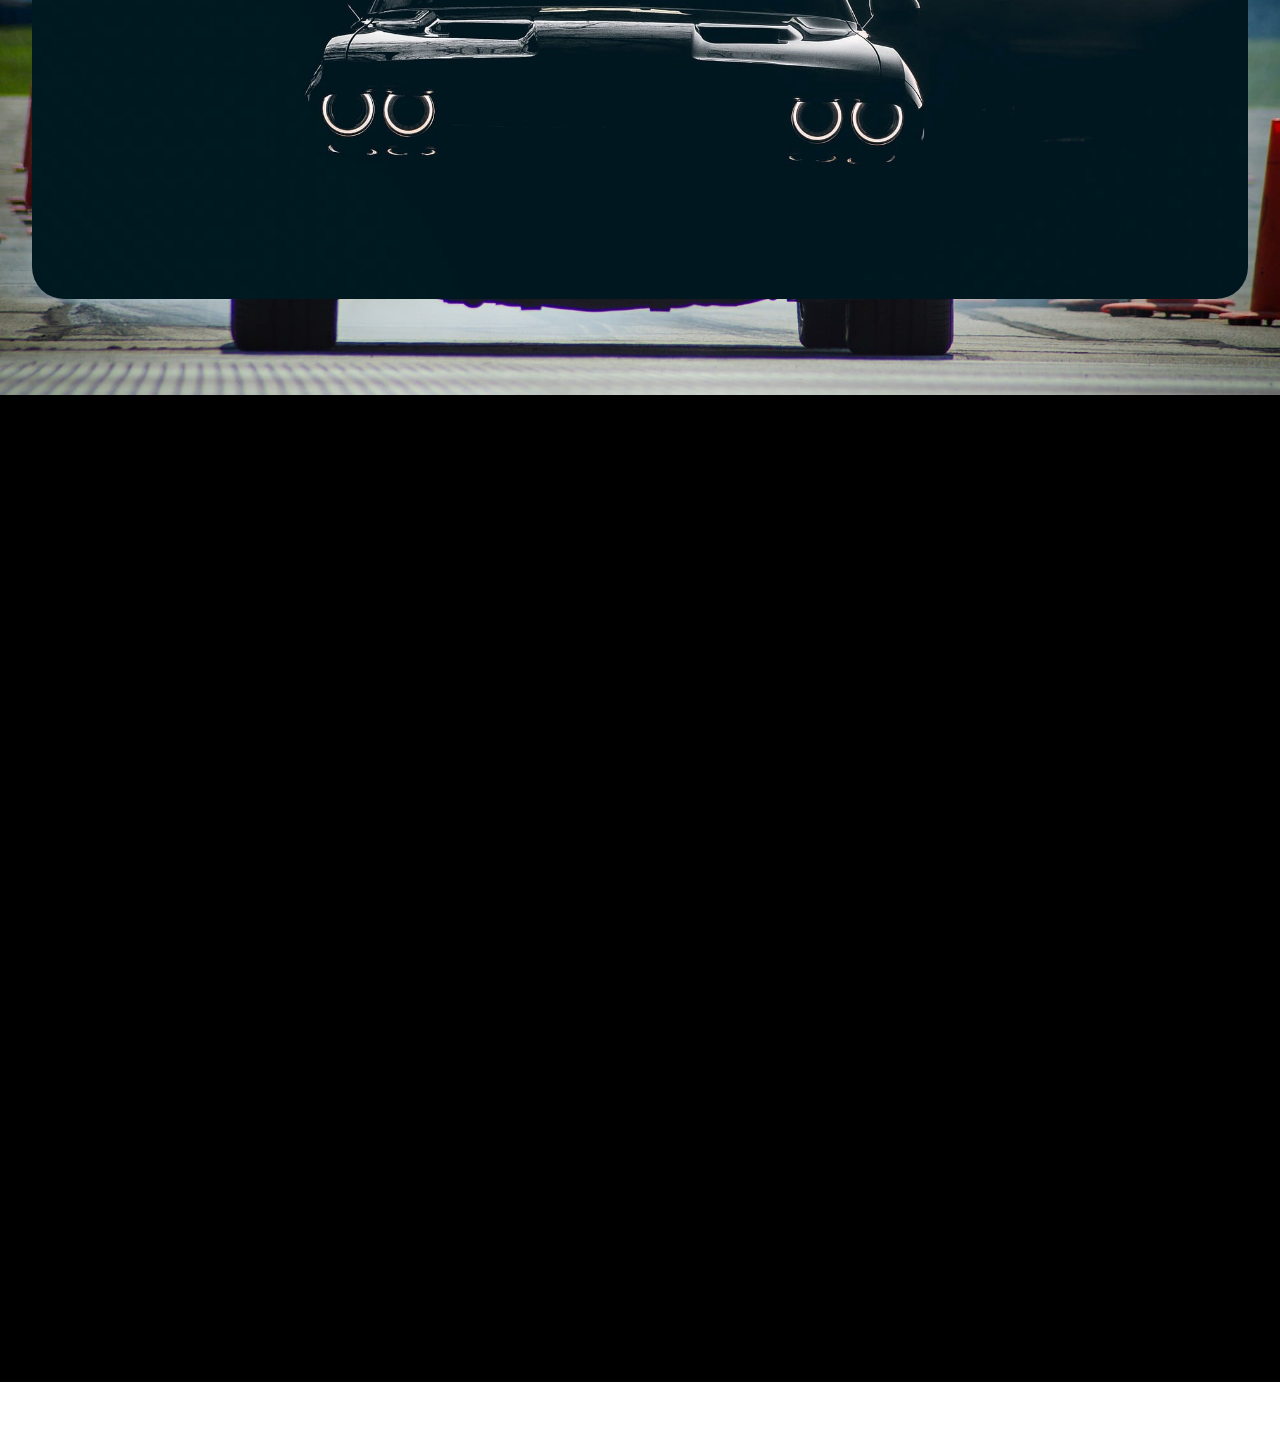
<file: 001.html>
<!DOCTYPE html>
<html  >
<head>
  <!-- Site made with Mobirise Website Builder v5.9.17, https://mobirise.com -->
  <meta charset="UTF-8">
  <meta http-equiv="X-UA-Compatible" content="IE=edge">
  <meta name="generator" content="Mobirise v5.9.17, mobirise.com">
  <meta name="viewport" content="width=device-width, initial-scale=1, minimum-scale=1">
  <link rel="shortcut icon" href="assets/images/logo.png" type="image/x-icon">
  <meta name="description" content="">
  
  
  <title>Luke Zheng</title>
  <link rel="stylesheet" href="assets/web/assets/mobirise-icons2/mobirise2.css">
  <link rel="stylesheet" href="assets/bootstrap/css/bootstrap.min.css">
  <link rel="stylesheet" href="assets/bootstrap/css/bootstrap-grid.min.css">
  <link rel="stylesheet" href="assets/bootstrap/css/bootstrap-reboot.min.css">
  <link rel="stylesheet" href="assets/animatecss/animate.css">
  <link rel="stylesheet" href="assets/dropdown/css/style.css">
  <link rel="stylesheet" href="assets/theme/css/style.css">
  <link rel="preload" href="https://fonts.googleapis.com/css?family=Inter+Tight:100,200,300,400,500,600,700,800,900,100i,200i,300i,400i,500i,600i,700i,800i,900i&display=swap" as="style" onload="this.onload=null;this.rel='stylesheet'">
  <noscript><link rel="stylesheet" href="https://fonts.googleapis.com/css?family=Inter+Tight:100,200,300,400,500,600,700,800,900,100i,200i,300i,400i,500i,600i,700i,800i,900i&display=swap"></noscript>
  <link rel="preload" as="style" href="assets/mobirise/css/mbr-additional.css?v=mKQMHF"><link rel="stylesheet" href="assets/mobirise/css/mbr-additional.css?v=mKQMHF" type="text/css">

  
  
  
</head>
<body>
  
  <section data-bs-version="5.1" class="menu menu1 cid-uaagg597a1" once="menu" id="menu01-1k">
	

	<nav class="navbar navbar-dropdown navbar-fixed-top navbar-expand-lg">
		<div class="container">
			<div class="navbar-brand">
				<span class="navbar-logo">
					<a href="https://mobiri.se">
						<img src="assets/images/mbr-48x32.jpg" alt="Mobirise Website Builder" style="height: 3rem;">
					</a>
				</span>
				<span class="navbar-caption-wrap"><a class="navbar-caption text-black text-primary display-5" href="ZHENG001.html#header09-1n">首頁</a></span>
			</div>
			<button class="navbar-toggler" type="button" data-toggle="collapse" data-bs-toggle="collapse" data-target="#navbarSupportedContent" data-bs-target="#navbarSupportedContent" aria-controls="navbarNavAltMarkup" aria-expanded="false" aria-label="Toggle navigation">
				<div class="hamburger">
					<span></span>
					<span></span>
					<span></span>
					<span></span>
				</div>
			</button>
			<div class="collapse navbar-collapse" id="navbarSupportedContent">
				<ul class="navbar-nav nav-dropdown nav-right" data-app-modern-menu="true"><li class="nav-item">
						<a class="nav-link link text-black text-primary display-4" href="page1.html#features03-1u">簡介</a>
					</li>
					<li class="nav-item">
						<a class="nav-link link text-black text-primary display-4" href="page1.html#article02-1x" aria-expanded="false">關於</a>
					</li>
					<li class="nav-item">
						<a class="nav-link link text-black text-primary display-4" href="page1.html#header15-1q">專長</a>
					</li><li class="nav-item"><a class="nav-link link text-black text-primary display-4" href="page1.html#article04-1y">興趣</a></li></ul>
				
				
			</div>
		</div>
	</nav>
</section>

<section data-bs-version="5.1" class="header09 startm5 cid-uaajf1P8Mm mbr-fullscreen" data-bg-video="https://www.youtube.com/watch?v=A66W1fBXnKo" id="header09-1n">	
    
	
	<div class="mbr-fallback-image disabled"></div>
	<div class="container-fluid">
		<div class="row">
			<div class="content-wrap col-12 col-md-11">
				<h1 class="mbr-section-title mbr-fonts-style mbr-white mb-4 display-1"><strong>林芳正個人資訊網</strong></h1>
				
				
				
			</div>
		</div>
	</div>
</section>

<section data-bs-version="5.1" class="features03 cid-uaaqN8Ya80" id="features03-1u">
	
	
	<div class="container">
		<div class="row justify-content-center mb-5">
			<div class="col-12 content-head">
				<div class="mbr-section-head">
					<h4 class="mbr-section-title mbr-fonts-style align-center mb-0 display-2"><strong>簡介<br></strong></h4>
					
				</div>
			</div>
		</div>
		<div class="row">
			<div class="item features-image col-12 col-md-6 col-lg-4 active">
				<div class="item-wrapper">
					<div class="item-img mb-3">
						<img src="assets/images/mbr-816x1224.jpg" alt="Mobirise Website Builder" title="">
					</div>
					<div class="item-content align-left">
						<h5 class="item-title mbr-fonts-style mt-0 mb-2 display-5">
							<strong>個人簡歷</strong></h5>
						<p class="mbr-text mbr-fonts-style mb-3 display-7">
						    姓名:林芳正<br>居住地:台中<br><br></p>
						
					</div>
				</div>
			</div>
			<div class="item features-image col-12 col-md-6 col-lg-4">
				<div class="item-wrapper">
					<div class="item-img mb-3">
						<img src="assets/images/mbr-1-816x544.jpg" alt="Mobirise Website Builder" title="" data-slide-to="1" data-bs-slide-to="1">
					</div>
					<div class="item-content align-left">
						<h5 class="item-title mbr-fonts-style mb-2 mt-0 display-5">
							<strong>學歷</strong></h5>
						<p class="mbr-text mbr-fonts-style mb-3 display-7">靜宜大學<br>新化高中<br>善化國中<br></p>
						
					</div>
				</div>
			</div>
			<div class="item features-image col-12 col-md-6 col-lg-4">
				<div class="item-wrapper">
					<div class="item-img mb-3">
						<img src="assets/images/mbr-816x544.jpg" alt="Mobirise Website Builder" title="" data-slide-to="2" data-bs-slide-to="2">
					</div>
					<div class="item-content align-left">
						<h5 class="item-title mbr-fonts-style mb-2 mt-0 display-5">
						    <strong>工作經歷</strong></h5>
						<p class="mbr-text mbr-fonts-style mb-3 display-7">
						串家物語<br>三顧茅廬</p>
						
					</div>
				</div>
			</div>
		</div>
	</div>
</section>

<section data-bs-version="5.1" class="start article2 cid-uaavX6TQyA" id="article02-1x">
	

	
	<div class="mbr-overlay" style="opacity: 0.8; background-color: rgb(255, 255, 255);"></div>

	<div class="container">
		<div class="row justify-content-center">
			<div class="col-12 col-md-12 col-lg-6 image-wrapper">
				<img class="w-100" src="assets/images/mbr-1256x1884.jpg" alt="Mobirise Website Builder">
			</div>
			<div class="col-12 col-md-12 col-lg">
				<div class="text-wrapper align-left">
					<h1 class="mbr-section-title mbr-fonts-style mb-4 display-2">
						<strong>關於我</strong></h1>
					<p class="mbr-text align-left mbr-fonts-style mb-4 display-5">嗨，大家好！我是林芳正，一位對生活充滿熱情的人。我喜歡探索新事物，挑戰自己，並不斷學習成長。
<br>我畢業於靜宜大學[資料科學暨大數據分析與應用學系]，在學期間我專注於大數據，並取得了ICDL EXCEL證照。
<br>我曾在串家務與及三顧茅廬擔任工讀生，負責許多工作內容。這段經驗讓我學會了團隊合作及一心二用，並培養了
<br>問題解決的能力。
<br>在業餘時間，我喜歡看車展、騎車、外出旅遊。這些活動讓我放鬆身心，激發靈感，並與朋友共度愉快時光。
<br>如果您對我的經歷或服務感興趣，歡迎隨時與我聯繫！&nbsp;<br></p>
					
				</div>
			</div>
		</div>
	</div>
</section>

<section data-bs-version="5.1" class="header15 cid-uaaliuyrBU" id="header15-1q">
	

	
	
	<div class="container">
		<div class="row justify-content-center">
			<div class="card col-12 col-lg-12">
				<div class="card-wrapper wrap">
					<div class="card-box align-center">
						<h1 class="card-title mbr-fonts-style mb-4 display-1"><strong>專長</strong></h1>
						<p class="mbr-text mbr-fonts-style mb-4 display-7">
							網頁設計<br>大數據分析<br>網路爬蟲<br>資料處理<br>深度學習<br>機器學習<br></p>
						
					</div>
				</div>
			</div>
		</div>
	</div>
</section>

<section data-bs-version="5.1" class="start article4 cid-uaaxDdkBuC" id="article04-1y">
	

	
	

	<div class="container">
		<div class="row justify-content-center">
			<div class="col-12 col-md-12 col-lg-6 image-wrapper">
				<img class="w-100" src="assets/images/mbr-1256x1143.jpg" alt="Mobirise Website Builder">
			</div>
			<div class="col-12 col-md-12 col-lg">
				<div class="text-wrapper align-left">
					<h1 class="mbr-section-title mbr-fonts-style mb-4 display-2">
						<strong>興趣</strong></h1>
					<p class="mbr-text mbr-fonts-style mb-4 display-7">我有許多興趣和愛好，這些興趣豐富了我的生活，讓我擁有多姿多彩的娛樂和學習體驗。以下是一些我最喜歡的活動：
<br>1. 健身
<br>保持健康和活力對我來說非常重要，因此我喜歡參加各種形式的健身活動，包括排球、籃球和重訓。健身讓我感覺良好，並幫助我保持專注和積極的生活態度。
<br>
<br>2. 攝影
<br>我熱愛攝影，喜歡用相機捕捉美麗的風景、獨特的建築和人們的生活瞬間。攝影讓我更加注重細節和美感，並且讓我不斷探索世界的美好。
<br>
<br>3. 騎車<br>我喜歡騎車，探索不同的風景、海邊景色和山上的休閒。騎車讓我開拓眼界，拓展思維，並與不同背景的人們交流和互動。
<br><br>這些興趣豐富了我的生活，讓我擁有了充實而有意義的每一天。</p>
					
				</div>
			</div>
		</div>
	</div>
</section><section class="display-7" style="padding: 0;align-items: center;justify-content: center;flex-wrap: wrap;    align-content: center;display: flex;position: relative;height: 4rem;"><a href="https://mobiri.se/3191162" style="flex: 1 1;height: 4rem;position: absolute;width: 100%;z-index: 1;"><img alt="" style="height: 4rem;" src="[data-uri]"></a><p style="margin: 0;text-align: center;" class="display-7">&#8204;</p><a style="z-index:1" href="https://mobirise.com/html-builder.html">HTML Maker</a></section><script src="assets/bootstrap/js/bootstrap.bundle.min.js"></script>  <script src="assets/smoothscroll/smooth-scroll.js"></script>  <script src="assets/ytplayer/index.js"></script>  <script src="assets/vimeoplayer/player.js"></script>  <script src="assets/dropdown/js/navbar-dropdown.js"></script>  <script src="assets/theme/js/script.js"></script>  
  
  
  <input name="animation" type="hidden">
  </body>
</html>
</file>
<file: assets/web/assets/mobirise-icons2/mobirise2.css>
@font-face {
  font-family: 'Moririse2';
  font-display: swap;
  src:  url('mobirise2.eot?f2bix4');
  src:  url('mobirise2.eot?f2bix4#iefix') format('embedded-opentype'),
    url('mobirise2.ttf?f2bix4') format('truetype'),
    url('mobirise2.woff?f2bix4') format('woff'),
    url('mobirise2.svg?f2bix4#mobirise2') format('svg');
  font-weight: normal;
  font-style: normal;
}

[class^="mobi-"], [class*=" mobi-"] {
  /* use !important to prevent issues with browser extensions that change fonts */
  font-family: 'Moririse2' !important;
  speak: none;
  font-style: normal;
  font-weight: normal;
  font-variant: normal;
  text-transform: none;
  line-height: 1;

  /* Better Font Rendering =========== */
  -webkit-font-smoothing: antialiased;
  -moz-osx-font-smoothing: grayscale;
}

.mobi-mbri-add-submenu:before {
  content: "\e900";
}
.mobi-mbri-alert:before {
  content: "\e901";
}
.mobi-mbri-align-center:before {
  content: "\e902";
}
.mobi-mbri-align-justify:before {
  content: "\e903";
}
.mobi-mbri-align-left:before {
  content: "\e904";
}
.mobi-mbri-align-right:before {
  content: "\e905";
}
.mobi-mbri-android:before {
  content: "\e906";
}
.mobi-mbri-apple:before {
  content: "\e907";
}
.mobi-mbri-arrow-down:before {
  content: "\e908";
}
.mobi-mbri-arrow-next:before {
  content: "\e909";
}
.mobi-mbri-arrow-prev:before {
  content: "\e90a";
}
.mobi-mbri-arrow-up:before {
  content: "\e90b";
}
.mobi-mbri-bold:before {
  content: "\e90c";
}
.mobi-mbri-bookmark:before {
  content: "\e90d";
}
.mobi-mbri-bootstrap:before {
  content: "\e90e";
}
.mobi-mbri-briefcase:before {
  content: "\e90f";
}
.mobi-mbri-browse:before {
  content: "\e910";
}
.mobi-mbri-bulleted-list:before {
  content: "\e911";
}
.mobi-mbri-calendar:before {
  content: "\e912";
}
.mobi-mbri-camera:before {
  content: "\e913";
}
.mobi-mbri-cart-add:before {
  content: "\e914";
}
.mobi-mbri-cart-full:before {
  content: "\e915";
}
.mobi-mbri-cash:before {
  content: "\e916";
}
.mobi-mbri-change-style:before {
  content: "\e917";
}
.mobi-mbri-chat:before {
  content: "\e918";
}
.mobi-mbri-clock:before {
  content: "\e919";
}
.mobi-mbri-close:before {
  content: "\e91a";
}
.mobi-mbri-cloud:before {
  content: "\e91b";
}
.mobi-mbri-code:before {
  content: "\e91c";
}
.mobi-mbri-contact-form:before {
  content: "\e91d";
}
.mobi-mbri-credit-card:before {
  content: "\e91e";
}
.mobi-mbri-cursor-click:before {
  content: "\e91f";
}
.mobi-mbri-cust-feedback:before {
  content: "\e920";
}
.mobi-mbri-database:before {
  content: "\e921";
}
.mobi-mbri-delivery:before {
  content: "\e922";
}
.mobi-mbri-desktop:before {
  content: "\e923";
}
.mobi-mbri-devices:before {
  content: "\e924";
}
.mobi-mbri-down:before {
  content: "\e925";
}
.mobi-mbri-download-2:before {
  content: "\e926";
}
.mobi-mbri-download:before {
  content: "\e927";
}
.mobi-mbri-drag-n-drop-2:before {
  content: "\e928";
}
.mobi-mbri-drag-n-drop:before {
  content: "\e929";
}
.mobi-mbri-edit-2:before {
  content: "\e92a";
}
.mobi-mbri-edit:before {
  content: "\e92b";
}
.mobi-mbri-error:before {
  content: "\e92c";
}
.mobi-mbri-extension:before {
  content: "\e92d";
}
.mobi-mbri-features:before {
  content: "\e92e";
}
.mobi-mbri-file:before {
  content: "\e92f";
}
.mobi-mbri-flag:before {
  content: "\e930";
}
.mobi-mbri-folder:before {
  content: "\e931";
}
.mobi-mbri-gift:before {
  content: "\e932";
}
.mobi-mbri-github:before {
  content: "\e933";
}
.mobi-mbri-globe-2:before {
  content: "\e934";
}
.mobi-mbri-globe:before {
  content: "\e935";
}
.mobi-mbri-growing-chart:before {
  content: "\e936";
}
.mobi-mbri-hearth:before {
  content: "\e937";
}
.mobi-mbri-help:before {
  content: "\e938";
}
.mobi-mbri-home:before {
  content: "\e939";
}
.mobi-mbri-hot-cup:before {
  content: "\e93a";
}
.mobi-mbri-idea:before {
  content: "\e93b";
}
.mobi-mbri-image-gallery:before {
  content: "\e93c";
}
.mobi-mbri-image-slider:before {
  content: "\e93d";
}
.mobi-mbri-info:before {
  content: "\e93e";
}
.mobi-mbri-italic:before {
  content: "\e93f";
}
.mobi-mbri-key:before {
  content: "\e940";
}
.mobi-mbri-laptop:before {
  content: "\e941";
}
.mobi-mbri-layers:before {
  content: "\e942";
}
.mobi-mbri-left-right:before {
  content: "\e943";
}
.mobi-mbri-left:before {
  content: "\e944";
}
.mobi-mbri-letter:before {
  content: "\e945";
}
.mobi-mbri-like:before {
  content: "\e946";
}
.mobi-mbri-link:before {
  content: "\e947";
}
.mobi-mbri-lock:before {
  content: "\e948";
}
.mobi-mbri-login:before {
  content: "\e949";
}
.mobi-mbri-logout:before {
  content: "\e94a";
}
.mobi-mbri-magic-stick:before {
  content: "\e94b";
}
.mobi-mbri-map-pin:before {
  content: "\e94c";
}
.mobi-mbri-menu:before {
  content: "\e94d";
}
.mobi-mbri-mobile-2:before {
  content: "\e94e";
}
.mobi-mbri-mobile-horizontal:before {
  content: "\e94f";
}
.mobi-mbri-mobile:before {
  content: "\e950";
}
.mobi-mbri-mobirise:before {
  content: "\e951";
}
.mobi-mbri-more-horizontal:before {
  content: "\e952";
}
.mobi-mbri-more-vertical:before {
  content: "\e953";
}
.mobi-mbri-music:before {
  content: "\e954";
}
.mobi-mbri-new-file:before {
  content: "\e955";
}
.mobi-mbri-numbered-list:before {
  content: "\e956";
}
.mobi-mbri-opened-folder:before {
  content: "\e957";
}
.mobi-mbri-pages:before {
  content: "\e958";
}
.mobi-mbri-paper-plane:before {
  content: "\e959";
}
.mobi-mbri-paperclip:before {
  content: "\e95a";
}
.mobi-mbri-phone:before {
  content: "\e95b";
}
.mobi-mbri-photo:before {
  content: "\e95c";
}
.mobi-mbri-photos:before {
  content: "\e95d";
}
.mobi-mbri-pin:before {
  content: "\e95e";
}
.mobi-mbri-play:before {
  content: "\e95f";
}
.mobi-mbri-plus:before {
  content: "\e960";
}
.mobi-mbri-preview:before {
  content: "\e961";
}
.mobi-mbri-print:before {
  content: "\e962";
}
.mobi-mbri-protect:before {
  content: "\e963";
}
.mobi-mbri-question:before {
  content: "\e964";
}
.mobi-mbri-quote-left:before {
  content: "\e965";
}
.mobi-mbri-quote-right:before {
  content: "\e966";
}
.mobi-mbri-redo:before {
  content: "\e967";
}
.mobi-mbri-refresh:before {
  content: "\e968";
}
.mobi-mbri-responsive-2:before {
  content: "\e969";
}
.mobi-mbri-responsive:before {
  content: "\e96a";
}
.mobi-mbri-right:before {
  content: "\e96b";
}
.mobi-mbri-rocket:before {
  content: "\e96c";
}
.mobi-mbri-sad-face:before {
  content: "\e96d";
}
.mobi-mbri-sale:before {
  content: "\e96e";
}
.mobi-mbri-save:before {
  content: "\e96f";
}
.mobi-mbri-search:before {
  content: "\e970";
}
.mobi-mbri-setting-2:before {
  content: "\e971";
}
.mobi-mbri-setting-3:before {
  content: "\e972";
}
.mobi-mbri-setting:before {
  content: "\e973";
}
.mobi-mbri-share:before {
  content: "\e974";
}
.mobi-mbri-shopping-bag:before {
  content: "\e975";
}
.mobi-mbri-shopping-basket:before {
  content: "\e976";
}
.mobi-mbri-shopping-cart:before {
  content: "\e977";
}
.mobi-mbri-sites:before {
  content: "\e978";
}
.mobi-mbri-smile-face:before {
  content: "\e979";
}
.mobi-mbri-speed:before {
  content: "\e97a";
}
.mobi-mbri-star:before {
  content: "\e97b";
}
.mobi-mbri-success:before {
  content: "\e97c";
}
.mobi-mbri-sun:before {
  content: "\e97d";
}
.mobi-mbri-sun2:before {
  content: "\e97e";
}
.mobi-mbri-tablet-vertical:before {
  content: "\e97f";
}
.mobi-mbri-tablet:before {
  content: "\e980";
}
.mobi-mbri-target:before {
  content: "\e981";
}
.mobi-mbri-timer:before {
  content: "\e982";
}
.mobi-mbri-to-ftp:before {
  content: "\e983";
}
.mobi-mbri-to-local-drive:before {
  content: "\e984";
}
.mobi-mbri-touch-swipe:before {
  content: "\e985";
}
.mobi-mbri-touch:before {
  content: "\e986";
}
.mobi-mbri-trash:before {
  content: "\e987";
}
.mobi-mbri-underline:before {
  content: "\e988";
}
.mobi-mbri-undo:before {
  content: "\e989";
}
.mobi-mbri-unlink:before {
  content: "\e98a";
}
.mobi-mbri-unlock:before {
  content: "\e98b";
}
.mobi-mbri-up-down:before {
  content: "\e98c";
}
.mobi-mbri-up:before {
  content: "\e98d";
}
.mobi-mbri-update:before {
  content: "\e98e";
}
.mobi-mbri-upload-2:before {
  content: "\e98f";
}
.mobi-mbri-upload:before {
  content: "\e990";
}
.mobi-mbri-user-2:before {
  content: "\e991";
}
.mobi-mbri-user:before {
  content: "\e992";
}
.mobi-mbri-users:before {
  content: "\e993";
}
.mobi-mbri-video-play:before {
  content: "\e994";
}
.mobi-mbri-video:before {
  content: "\e995";
}
.mobi-mbri-watch:before {
  content: "\e996";
}
.mobi-mbri-website-theme-2:before {
  content: "\e997";
}
.mobi-mbri-website-theme:before {
  content: "\e998";
}
.mobi-mbri-wifi:before {
  content: "\e999";
}
.mobi-mbri-windows:before {
  content: "\e99a";
}
.mobi-mbri-zoom-in:before {
  content: "\e99b";
}
.mobi-mbri-zoom-out:before {
  content: "\e99c";
}
</file>
<file: assets/dropdown/css/style.css>
.navbar-dropdown {
  left: 0;
  padding: 0;
  position: absolute;
  right: 0;
  top: 0;
  transition: all 0.45s ease;
  z-index: 1030;
  background: #282828; }
  .navbar-dropdown .navbar-logo {
    margin-right: 0.8rem;
    transition: margin 0.3s ease-in-out;
    vertical-align: middle; }
    .navbar-dropdown .navbar-logo img {
      height: 3.125rem;
      transition: all 0.3s ease-in-out; }
    .navbar-dropdown .navbar-logo.mbr-iconfont {
      font-size: 3.125rem;
      line-height: 3.125rem; }
  .navbar-dropdown .navbar-caption {
    font-weight: 700;
    white-space: normal;
    vertical-align: -4px;
    line-height: 3.125rem !important; }
    .navbar-dropdown .navbar-caption, .navbar-dropdown .navbar-caption:hover {
      color: inherit;
      text-decoration: none; }
  .navbar-dropdown .mbr-iconfont + .navbar-caption {
    vertical-align: -1px; }
  .navbar-dropdown.navbar-fixed-top {
    position: fixed; }
  .navbar-dropdown .navbar-brand span {
    vertical-align: -4px; }
  .navbar-dropdown.bg-color.transparent {
    background: none; }
  .navbar-dropdown.navbar-short .navbar-brand {
    padding: 0.625rem 0; }
    .navbar-dropdown.navbar-short .navbar-brand span {
      vertical-align: -1px; }
  .navbar-dropdown.navbar-short .navbar-caption {
    line-height: 2.375rem !important;
    vertical-align: -2px; }
  .navbar-dropdown.navbar-short .navbar-logo {
    margin-right: 0.5rem; }
    .navbar-dropdown.navbar-short .navbar-logo img {
      height: 2.375rem; }
    .navbar-dropdown.navbar-short .navbar-logo.mbr-iconfont {
      font-size: 2.375rem;
      line-height: 2.375rem; }
  .navbar-dropdown.navbar-short .mbr-table-cell {
    height: 3.625rem; }
  .navbar-dropdown .navbar-close {
    left: 0.6875rem;
    position: fixed;
    top: 0.75rem;
    z-index: 1000; }
  .navbar-dropdown .hamburger-icon {
    content: "";
    display: inline-block;
    vertical-align: middle;
    width: 16px;
    -webkit-box-shadow: 0 -6px 0 1px #282828,0 0 0 1px #282828,0 6px 0 1px #282828;
    -moz-box-shadow: 0 -6px 0 1px #282828,0 0 0 1px #282828,0 6px 0 1px #282828;
    box-shadow: 0 -6px 0 1px #282828,0 0 0 1px #282828,0 6px 0 1px #282828; }

.dropdown-menu .dropdown-toggle[data-toggle="dropdown-submenu"]::after {
  border-bottom: 0.35em solid transparent;
  border-left: 0.35em solid;
  border-right: 0;
  border-top: 0.35em solid transparent;
  margin-left: 0.3rem; }

.dropdown-menu .dropdown-item:focus {
  outline: 0; }

.nav-dropdown {
  font-size: 0.75rem;
  font-weight: 500;
  height: auto !important; }
  .nav-dropdown .nav-btn {
    padding-left: 1rem; }
  .nav-dropdown .link {
    margin: .667em 1.667em;
    font-weight: 500;
    padding: 0;
    transition: color .2s ease-in-out; }
    .nav-dropdown .link.dropdown-toggle {
      margin-right: 2.583em; }
      .nav-dropdown .link.dropdown-toggle::after {
        margin-left: .25rem;
        border-top: 0.35em solid;
        border-right: 0.35em solid transparent;
        border-left: 0.35em solid transparent;
        border-bottom: 0; }
      .nav-dropdown .link.dropdown-toggle[aria-expanded="true"] {
        margin: 0;
        padding: 0.667em 3.263em  0.667em 1.667em; }
  .nav-dropdown .link::after,
  .nav-dropdown .dropdown-item::after {
    color: inherit; }
  .nav-dropdown .btn {
    font-size: 0.75rem;
    font-weight: 700;
    letter-spacing: 0;
    margin-bottom: 0;
    padding-left: 1.25rem;
    padding-right: 1.25rem; }
  .nav-dropdown .dropdown-menu {
    border-radius: 0;
    border: 0;
    left: 0;
    margin: 0;
    padding-bottom: 1.25rem;
    padding-top: 1.25rem;
    position: relative; }
  .nav-dropdown .dropdown-submenu {
    margin-left: 0.125rem;
    top: 0; }
  .nav-dropdown .dropdown-item {
    font-weight: 500;
    line-height: 2;
    padding: 0.3846em 4.615em 0.3846em 1.5385em;
    position: relative;
    transition: color .2s ease-in-out, background-color .2s ease-in-out; }
    .nav-dropdown .dropdown-item::after {
      margin-top: -0.3077em;
      position: absolute;
      right: 1.1538em;
      top: 50%; }
    .nav-dropdown .dropdown-item:focus, .nav-dropdown .dropdown-item:hover {
      background: none; }

@media (max-width: 767px) {
  .nav-dropdown.navbar-toggleable-sm {
    bottom: 0;
    display: none;
    left: 0;
    overflow-x: hidden;
    position: fixed;
    top: 0;
    transform: translateX(-100%);
    -ms-transform: translateX(-100%);
    -webkit-transform: translateX(-100%);
    width: 18.75rem;
    z-index: 999; } }
.nav-dropdown.navbar-toggleable-xl {
  bottom: 0;
  display: none;
  left: 0;
  overflow-x: hidden;
  position: fixed;
  top: 0;
  transform: translateX(-100%);
  -ms-transform: translateX(-100%);
  -webkit-transform: translateX(-100%);
  width: 18.75rem;
  z-index: 999; }

.nav-dropdown-sm {
  display: block !important;
  overflow-x: hidden;
  overflow: auto;
  padding-top: 3.875rem; }
  .nav-dropdown-sm::after {
    content: "";
    display: block;
    height: 3rem;
    width: 100%; }
  .nav-dropdown-sm.collapse.in ~ .navbar-close {
    display: block !important; }
  .nav-dropdown-sm.collapsing, .nav-dropdown-sm.collapse.in {
    transform: translateX(0);
    -ms-transform: translateX(0);
    -webkit-transform: translateX(0);
    transition: all 0.25s ease-out;
    -webkit-transition: all 0.25s ease-out;
    background: #282828; }
  .nav-dropdown-sm.collapsing[aria-expanded="false"] {
    transform: translateX(-100%);
    -ms-transform: translateX(-100%);
    -webkit-transform: translateX(-100%); }
  .nav-dropdown-sm .nav-item {
    display: block;
    margin-left: 0 !important;
    padding-left: 0; }
  .nav-dropdown-sm .link,
  .nav-dropdown-sm .dropdown-item {
    border-top: 1px dotted rgba(255, 255, 255, 0.1);
    font-size: 0.8125rem;
    line-height: 1.6;
    margin: 0 !important;
    padding: 0.875rem 2.4rem 0.875rem 1.5625rem !important;
    position: relative;
    white-space: normal; }
    .nav-dropdown-sm .link:focus, .nav-dropdown-sm .link:hover,
    .nav-dropdown-sm .dropdown-item:focus,
    .nav-dropdown-sm .dropdown-item:hover {
      background: rgba(0, 0, 0, 0.2) !important;
      color: #c0a375; }
  .nav-dropdown-sm .nav-btn {
    position: relative;
    padding: 1.5625rem 1.5625rem 0 1.5625rem; }
    .nav-dropdown-sm .nav-btn::before {
      border-top: 1px dotted rgba(255, 255, 255, 0.1);
      content: "";
      left: 0;
      position: absolute;
      top: 0;
      width: 100%; }
    .nav-dropdown-sm .nav-btn + .nav-btn {
      padding-top: 0.625rem; }
      .nav-dropdown-sm .nav-btn + .nav-btn::before {
        display: none; }
  .nav-dropdown-sm .btn {
    padding: 0.625rem 0; }
  .nav-dropdown-sm .dropdown-toggle[data-toggle="dropdown-submenu"]::after {
    margin-left: .25rem;
    border-top: 0.35em solid;
    border-right: 0.35em solid transparent;
    border-left: 0.35em solid transparent;
    border-bottom: 0; }
  .nav-dropdown-sm .dropdown-toggle[data-toggle="dropdown-submenu"][aria-expanded="true"]::after {
    border-top: 0;
    border-right: 0.35em solid transparent;
    border-left: 0.35em solid transparent;
    border-bottom: 0.35em solid; }
  .nav-dropdown-sm .dropdown-menu {
    margin: 0;
    padding: 0;
    position: relative;
    top: 0;
    left: 0;
    width: 100%;
    border: 0;
    float: none;
    border-radius: 0;
    background: none; }
  .nav-dropdown-sm .dropdown-submenu {
    left: 100%;
    margin-left: 0.125rem;
    margin-top: -1.25rem;
    top: 0; }

.navbar-toggleable-sm .nav-dropdown .dropdown-menu {
  position: absolute; }

.navbar-toggleable-sm .nav-dropdown .dropdown-submenu {
  left: 100%;
  margin-left: 0.125rem;
  margin-top: -1.25rem;
  top: 0; }

.navbar-toggleable-sm.opened .nav-dropdown .dropdown-menu {
  position: relative; }

.navbar-toggleable-sm.opened .nav-dropdown .dropdown-submenu {
  left: 0;
  margin-left: 00rem;
  margin-top: 0rem;
  top: 0; }

.is-builder .nav-dropdown.collapsing {
  transition: none !important; }
</file>
<file: assets/theme/css/style.css>
@charset "UTF-8";
section {
  background-color: #ffffff;
}

body {
  font-style: normal;
  line-height: 1.5;
  font-weight: 400;
  color: #232323;
  position: relative;
}

button {
  background-color: transparent;
  border-color: transparent;
}

.embla__button,
.carousel-control {
  background-color: #edefea !important;
  opacity: 0.8 !important;
  color: #464845 !important;
  border-color: #edefea !important;
}

.carousel .close,
.modalWindow .close {
  background-color: #edefea !important;
  color: #464845 !important;
  border-color: #edefea !important;
  opacity: 0.8 !important;
}

.carousel .close:hover,
.modalWindow .close:hover {
  opacity: 1 !important;
}

.carousel-indicators li {
  background-color: #edefea !important;
  border: 2px solid #464845 !important;
}

.carousel-indicators li:hover,
.carousel-indicators li:active {
  opacity: 0.8 !important;
}

.embla__button:hover,
.carousel-control:hover {
  background-color: #edefea !important;
  opacity: 1 !important;
}

.modalWindow-video-container {
  height: 80%;
}

section,
.container,
.container-fluid {
  position: relative;
  word-wrap: break-word;
}

a.mbr-iconfont:hover {
  text-decoration: none;
}

.article .lead p,
.article .lead ul,
.article .lead ol,
.article .lead pre,
.article .lead blockquote {
  margin-bottom: 0;
}

a {
  font-style: normal;
  font-weight: 400;
  cursor: pointer;
}
a, a:hover {
  text-decoration: none;
}

.mbr-section-title {
  font-style: normal;
  line-height: 1.3;
}

.mbr-section-subtitle {
  line-height: 1.3;
}

.mbr-text {
  font-style: normal;
  line-height: 1.7;
}

h1,
h2,
h3,
h4,
h5,
h6,
.display-1,
.display-2,
.display-4,
.display-5,
.display-7,
span,
p,
a {
  line-height: 1;
  word-break: break-word;
  word-wrap: break-word;
  font-weight: 400;
}

b,
strong {
  font-weight: bold;
}

input:-webkit-autofill, input:-webkit-autofill:hover, input:-webkit-autofill:focus, input:-webkit-autofill:active {
  transition-delay: 9999s;
  -webkit-transition-property: background-color, color;
  transition-property: background-color, color;
}

textarea[type=hidden] {
  display: none;
}

section {
  background-position: 50% 50%;
  background-repeat: no-repeat;
  background-size: cover;
}
section .mbr-background-video,
section .mbr-background-video-preview {
  position: absolute;
  bottom: 0;
  left: 0;
  right: 0;
  top: 0;
}

.hidden {
  visibility: hidden;
}

.mbr-z-index20 {
  z-index: 20;
}

/*! Base colors */
.mbr-white {
  color: #ffffff;
}

.mbr-black {
  color: #111111;
}

.mbr-bg-white {
  background-color: #ffffff;
}

.mbr-bg-black {
  background-color: #000000;
}

/*! Text-aligns */
.align-left {
  text-align: left;
}

.align-center {
  text-align: center;
}

.align-right {
  text-align: right;
}

/*! Font-weight  */
.mbr-light {
  font-weight: 300;
}

.mbr-regular {
  font-weight: 400;
}

.mbr-semibold {
  font-weight: 500;
}

.mbr-bold {
  font-weight: 700;
}

/*! Media  */
.media-content {
  flex-basis: 100%;
}

.media-container-row {
  display: flex;
  flex-direction: row;
  flex-wrap: wrap;
  justify-content: center;
  align-content: center;
  align-items: start;
}
.media-container-row .media-size-item {
  width: 400px;
}

.media-container-column {
  display: flex;
  flex-direction: column;
  flex-wrap: wrap;
  justify-content: center;
  align-content: center;
  align-items: stretch;
}
.media-container-column > * {
  width: 100%;
}

@media (min-width: 992px) {
  .media-container-row {
    flex-wrap: nowrap;
  }
}
figure {
  margin-bottom: 0;
  overflow: hidden;
}

figure[mbr-media-size] {
  transition: width 0.1s;
}

img,
iframe {
  display: block;
  width: 100%;
}

.card {
  background-color: transparent;
  border: none;
}

.card-box {
  width: 100%;
}

.card-img {
  text-align: center;
  flex-shrink: 0;
  -webkit-flex-shrink: 0;
}

.media {
  max-width: 100%;
  margin: 0 auto;
}

.mbr-figure {
  align-self: center;
}

.media-container > div {
  max-width: 100%;
}

.mbr-figure img,
.card-img img {
  width: 100%;
}

@media (max-width: 991px) {
  .media-size-item {
    width: auto !important;
  }
  .media {
    width: auto;
  }
  .mbr-figure {
    width: 100% !important;
  }
}
/*! Buttons */
.mbr-section-btn {
  margin-left: -0.6rem;
  margin-right: -0.6rem;
  font-size: 0;
}

.btn {
  font-weight: 600;
  border-width: 1px;
  font-style: normal;
  margin: 0.6rem 0.6rem;
  white-space: normal;
  transition: all 0.2s ease-in-out;
  display: inline-flex;
  align-items: center;
  justify-content: center;
  word-break: break-word;
}

.btn-sm {
  font-weight: 600;
  letter-spacing: 0px;
  transition: all 0.3s ease-in-out;
}

.btn-md {
  font-weight: 600;
  letter-spacing: 0px;
  transition: all 0.3s ease-in-out;
}

.btn-lg {
  font-weight: 600;
  letter-spacing: 0px;
  transition: all 0.3s ease-in-out;
}

.btn-form {
  margin: 0;
}
.btn-form:hover {
  cursor: pointer;
}

nav .mbr-section-btn {
  margin-left: 0rem;
  margin-right: 0rem;
}

/*! Btn icon margin */
.btn .mbr-iconfont,
.btn.btn-sm .mbr-iconfont {
  order: 1;
  cursor: pointer;
  margin-left: 0.5rem;
  vertical-align: sub;
}

.btn.btn-md .mbr-iconfont,
.btn.btn-md .mbr-iconfont {
  margin-left: 0.8rem;
}

.mbr-regular {
  font-weight: 400;
}

.mbr-semibold {
  font-weight: 500;
}

.mbr-bold {
  font-weight: 700;
}

[type=submit] {
  -webkit-appearance: none;
}

/*! Full-screen */
.mbr-fullscreen .mbr-overlay {
  min-height: 100vh;
}

.mbr-fullscreen {
  display: flex;
  display: -moz-flex;
  display: -ms-flex;
  display: -o-flex;
  align-items: center;
  min-height: 100vh;
  padding-top: 3rem;
  padding-bottom: 3rem;
}

/*! Map */
.map {
  height: 25rem;
  position: relative;
}
.map iframe {
  width: 100%;
  height: 100%;
}

/*! Scroll to top arrow */
.mbr-arrow-up {
  bottom: 25px;
  right: 90px;
  position: fixed;
  text-align: right;
  z-index: 5000;
  color: #ffffff;
  font-size: 22px;
}

.mbr-arrow-up a {
  background: rgba(0, 0, 0, 0.2);
  border-radius: 50%;
  color: #fff;
  display: inline-block;
  height: 60px;
  width: 60px;
  border: 2px solid #fff;
  outline-style: none !important;
  position: relative;
  text-decoration: none;
  transition: all 0.3s ease-in-out;
  cursor: pointer;
  text-align: center;
}
.mbr-arrow-up a:hover {
  background-color: rgba(0, 0, 0, 0.4);
}
.mbr-arrow-up a i {
  line-height: 60px;
}

.mbr-arrow-up-icon {
  display: block;
  color: #fff;
}

.mbr-arrow-up-icon::before {
  content: "›";
  display: inline-block;
  font-family: serif;
  font-size: 22px;
  line-height: 1;
  font-style: normal;
  position: relative;
  top: 6px;
  left: -4px;
  transform: rotate(-90deg);
}

/*! Arrow Down */
.mbr-arrow {
  position: absolute;
  bottom: 45px;
  left: 50%;
  width: 60px;
  height: 60px;
  cursor: pointer;
  background-color: rgba(80, 80, 80, 0.5);
  border-radius: 50%;
  transform: translateX(-50%);
}
@media (max-width: 767px) {
  .mbr-arrow {
    display: none;
  }
}
.mbr-arrow > a {
  display: inline-block;
  text-decoration: none;
  outline-style: none;
  animation: arrowdown 1.7s ease-in-out infinite;
  color: #ffffff;
}
.mbr-arrow > a > i {
  position: absolute;
  top: -2px;
  left: 15px;
  font-size: 2rem;
}

#scrollToTop a i::before {
  content: "";
  position: absolute;
  display: block;
  border-bottom: 2.5px solid #fff;
  border-left: 2.5px solid #fff;
  width: 27.8%;
  height: 27.8%;
  left: 50%;
  top: 51%;
  transform: translateY(-30%) translateX(-50%) rotate(135deg);
}

@keyframes arrowdown {
  0% {
    transform: translateY(0px);
  }
  50% {
    transform: translateY(-5px);
  }
  100% {
    transform: translateY(0px);
  }
}
@media (max-width: 500px) {
  .mbr-arrow-up {
    left: 0;
    right: 0;
    text-align: center;
  }
}
/*Gradients animation*/
@keyframes gradient-animation {
  from {
    background-position: 0% 100%;
    animation-timing-function: ease-in-out;
  }
  to {
    background-position: 100% 0%;
    animation-timing-function: ease-in-out;
  }
}
.bg-gradient {
  background-size: 200% 200%;
  animation: gradient-animation 5s infinite alternate;
  -webkit-animation: gradient-animation 5s infinite alternate;
}

.menu .navbar-brand {
  display: -webkit-flex;
}
.menu .navbar-brand span {
  display: flex;
  display: -webkit-flex;
}
.menu .navbar-brand .navbar-caption-wrap {
  display: -webkit-flex;
}
.menu .navbar-brand .navbar-logo img {
  display: -webkit-flex;
  width: auto;
}
@media (min-width: 768px) and (max-width: 991px) {
  .menu .navbar-toggleable-sm .navbar-nav {
    display: -ms-flexbox;
  }
}
@media (max-width: 991px) {
  .menu .navbar-collapse {
    max-height: 93.5vh;
  }
  .menu .navbar-collapse.show {
    overflow: auto;
  }
}
@media (min-width: 992px) {
  .menu .navbar-nav.nav-dropdown {
    display: -webkit-flex;
  }
  .menu .navbar-toggleable-sm .navbar-collapse {
    display: -webkit-flex !important;
  }
  .menu .collapsed .navbar-collapse {
    max-height: 93.5vh;
  }
  .menu .collapsed .navbar-collapse.show {
    overflow: auto;
  }
}
@media (max-width: 767px) {
  .menu .navbar-collapse {
    max-height: 80vh;
  }
}

.nav-link .mbr-iconfont {
  margin-right: 0.5rem;
}

.navbar {
  display: -webkit-flex;
  -webkit-flex-wrap: wrap;
  -webkit-align-items: center;
  -webkit-justify-content: space-between;
}

.navbar-collapse {
  -webkit-flex-basis: 100%;
  -webkit-flex-grow: 1;
  -webkit-align-items: center;
}

.nav-dropdown .link {
  padding: 0.667em 1.667em !important;
  margin: 0 !important;
}

.nav {
  display: -webkit-flex;
  -webkit-flex-wrap: wrap;
}

.row {
  display: -webkit-flex;
  -webkit-flex-wrap: wrap;
}

.justify-content-center {
  -webkit-justify-content: center;
}

.form-inline {
  display: -webkit-flex;
}

.card-wrapper {
  -webkit-flex: 1;
}

.carousel-control {
  z-index: 10;
  display: -webkit-flex;
}

.carousel-controls {
  display: -webkit-flex;
}

.media {
  display: -webkit-flex;
}

.form-group:focus {
  outline: none;
}

.jq-selectbox__select {
  padding: 7px 0;
  position: relative;
}

.jq-selectbox__dropdown {
  overflow: hidden;
  border-radius: 10px;
  position: absolute;
  top: 100%;
  left: 0 !important;
  width: 100% !important;
}

.jq-selectbox__trigger-arrow {
  right: 0;
  transform: translateY(-50%);
}

.jq-selectbox li {
  padding: 1.07em 0.5em;
}

input[type=range] {
  padding-left: 0 !important;
  padding-right: 0 !important;
}

.modal-dialog,
.modal-content {
  height: 100%;
}

.modal-dialog .carousel-inner {
  height: calc(100vh - 1.75rem);
}
@media (max-width: 575px) {
  .modal-dialog .carousel-inner {
    height: calc(100vh - 1rem);
  }
}

.carousel-item {
  text-align: center;
}

.carousel-item img {
  margin: auto;
}

.navbar-toggler {
  align-self: flex-start;
  padding: 0.25rem 0.75rem;
  font-size: 1.25rem;
  line-height: 1;
  background: transparent;
  border: 1px solid transparent;
  border-radius: 0.25rem;
}

.navbar-toggler:focus,
.navbar-toggler:hover {
  text-decoration: none;
  box-shadow: none;
}

.navbar-toggler-icon {
  display: inline-block;
  width: 1.5em;
  height: 1.5em;
  vertical-align: middle;
  content: "";
  background: no-repeat center center;
  background-size: 100% 100%;
}

.navbar-toggler-left {
  position: absolute;
  left: 1rem;
}

.navbar-toggler-right {
  position: absolute;
  right: 1rem;
}

.card-img {
  width: auto;
}

.menu .navbar.collapsed:not(.beta-menu) {
  flex-direction: column;
}

.carousel-item.active,
.carousel-item-next,
.carousel-item-prev {
  display: flex;
}

.note-air-layout .dropup .dropdown-menu,
.note-air-layout .navbar-fixed-bottom .dropdown .dropdown-menu {
  bottom: initial !important;
}

html,
body {
  height: auto;
  min-height: 100vh;
}

.dropup .dropdown-toggle::after {
  display: none;
}

.form-asterisk {
  font-family: initial;
  position: absolute;
  top: -2px;
  font-weight: normal;
}

.form-control-label {
  position: relative;
  cursor: pointer;
  margin-bottom: 0.357em;
  padding: 0;
}

.alert {
  color: #ffffff;
  border-radius: 0;
  border: 0;
  font-size: 1.1rem;
  line-height: 1.5;
  margin-bottom: 1.875rem;
  padding: 1.25rem;
  position: relative;
  text-align: center;
}
.alert.alert-form::after {
  background-color: inherit;
  bottom: -7px;
  content: "";
  display: block;
  height: 14px;
  left: 50%;
  margin-left: -7px;
  position: absolute;
  transform: rotate(45deg);
  width: 14px;
}

.form-control {
  background-color: #ffffff;
  background-clip: border-box;
  color: #232323;
  line-height: 1rem !important;
  height: auto;
  padding: 1.2rem 2rem;
  transition: border-color 0.25s ease 0s;
  border: 1px solid transparent !important;
  border-radius: 4px;
  box-shadow: rgba(0, 0, 0, 0.07) 0px 1px 1px 0px, rgba(0, 0, 0, 0.07) 0px 1px 3px 0px, rgba(0, 0, 0, 0.03) 0px 0px 0px 1px;
}
.form-active .form-control:invalid {
  border-color: red;
}

.row > * {
  padding-right: 1rem;
  padding-left: 1rem;
}

form .row {
  margin-left: -0.6rem;
  margin-right: -0.6rem;
}
form .row [class*=col] {
  padding-left: 0.6rem;
  padding-right: 0.6rem;
}

form .mbr-section-btn {
  padding-left: 0.6rem;
  padding-right: 0.6rem;
}

form .form-check-input {
  margin-top: 0.5;
}

textarea.form-control {
  line-height: 1.5rem !important;
}

.form-group {
  margin-bottom: 1.2rem;
}

.form-control,
form .btn {
  min-height: 48px;
}

.gdpr-block label span.textGDPR input[name=gdpr] {
  top: 7px;
}

.form-control:focus {
  box-shadow: none;
}

:focus {
  outline: none;
}

.mbr-overlay {
  background-color: #000;
  bottom: 0;
  left: 0;
  opacity: 0.5;
  position: absolute;
  right: 0;
  top: 0;
  z-index: 0;
  pointer-events: none;
}

blockquote {
  font-style: italic;
  padding: 3rem;
  font-size: 1.09rem;
  position: relative;
  border-left: 3px solid;
}

ul,
ol,
pre,
blockquote {
  margin-bottom: 2.3125rem;
}

.mt-4 {
  margin-top: 2rem !important;
}

.mb-4 {
  margin-bottom: 2rem !important;
}

.container,
.container-fluid {
  padding-left: 16px;
  padding-right: 16px;
}

.row {
  margin-left: -16px;
  margin-right: -16px;
}
.row > [class*=col] {
  padding-left: 16px;
  padding-right: 16px;
}

@media (min-width: 992px) {
  .container-fluid {
    padding-left: 32px;
    padding-right: 32px;
  }
}
@media (max-width: 991px) {
  .mbr-container {
    padding-left: 16px;
    padding-right: 16px;
  }
}
.app-video-wrapper > img {
  opacity: 1;
}

.app-video-wrapper {
  background: transparent;
}

.item {
  position: relative;
}

.dropdown-menu .dropdown-menu {
  left: 100%;
}

.dropdown-item + .dropdown-menu {
  display: none;
}

.dropdown-item:hover + .dropdown-menu,
.dropdown-menu:hover {
  display: block;
}

@media (min-aspect-ratio: 16/9) {
  .mbr-video-foreground {
    height: 300% !important;
    top: -100% !important;
  }
}
@media (max-aspect-ratio: 16/9) {
  .mbr-video-foreground {
    width: 300% !important;
    left: -100% !important;
  }
}.engine {
	position: absolute;
	text-indent: -2400px;
	text-align: center;
	padding: 0;
	top: 0;
	left: -2400px;
}
</file>
<file: assets/gallery/style.css>
/*-------

   Gallery

-------*/
.mbr-gallery .mbr-gallery-item {
  position: relative;
  display: inline-block;
  width: 25%;
  cursor: pointer; }

@media (max-width: 768px) {
  .mbr-gallery .mbr-gallery-item {
    width: 50%; } }
@media (max-width: 400px) {
  .mbr-gallery .mbr-gallery-item {
    width: 100%; } }
.mbr-gallery .icon-focus,
.mbr-gallery .icon-video {
  position: absolute;
  top: calc(50% - 32px);
  left: calc(50% - 24px);
  font-family: 'Moririse2' !important;
  font-size: 3rem !important;
  color: #fff;
  opacity: 0;
  transition: .2s opacity ease-in-out;
  z-index: 5; }

.mbr-gallery .icon-focus::before {
  content: '\e970'; }

.mbr-gallery .icon-video::before {
  content: '\e95f'; }

.mbr-gallery .mbr-gallery-item > div:hover .icon-focus,
.mbr-gallery .mbr-gallery-item > div:hover .icon-video {
  opacity: 1; }

.mbr-gallery .mbr-gallery-item img {
  width: 100%;
  opacity: 1;
  -webkit-transition: .2s opacity ease-in-out;
  transition: .2s opacity ease-in-out; }

.mbr-gallery .mbr-gallery-item > div:hover img {
  opacity: 1; }

.mbr-gallery .mbr-gallery-item > div {
  background: #fff;
  display: block;
  outline: none;
  position: relative; }

.mbr-gallery .mbr-gallery-item .icon {
  -webkit-transform: translateX(-50%) translateY(-50%);
  -webkit-transition: .2s opacity ease-in-out;
  color: #000;
  font-size: 30px;
  height: 69px;
  left: 50%;
  opacity: 0;
  position: absolute;
  top: 50%;
  transform: translateX(-50%) translateY(-50%);
  transition: .2s opacity ease-in-out;
  width: 69px; }

.mbr-gallery .mbr-gallery-item .icon::after,
.mbr-gallery .mbr-gallery-item .icon::before {
  content: '';
  display: block;
  position: absolute;
  height: 69px;
  width: 1px;
  margin-left: 34.5px;
  background-color: #fff; }

.mbr-gallery .mbr-gallery-item .icon::after {
  width: 69px;
  height: 1px;
  margin-left: 0;
  margin-top: 34.5px; }

.mbr-gallery .mbr-gallery-item > div:hover .icon {
  opacity: 1; }

.mbr-gallery .mbr-gallery-item > div:hover::before {
  opacity: .9; }

.mbr-gallery .mbr-gallery-item > div:hover .mbr-gallery-title {
  background: transparent !important; }

/* remove spacing */
.mbr-gallery .mbr-gallery-row.no-gutter {
  margin: 0; }

.mbr-gallery .mbr-gallery-row.no-gutter .mbr-gallery-item {
  padding: 0; }

/* container */
.mbr-gallery .container.mbr-gallery-layout-default {
  padding: 93px 0; }

/* fix horizontal scrollbar */
.mbr-gallery .mbr-gallery-layout-article,
.mbr-gallery .mbr-gallery-layout-default {
  overflow: hidden; }

/* lightbox */
.mbr-gallery .modal {
  position: fixed;
  overflow: hidden;
  padding-right: 0 !important; }

.mbr-gallery .modal-content {
  border-radius: 0;
  border: none;
  background: transparent; }

.mbr-gallery .modal-body {
  padding: 0; }

.mbr-gallery .modal-body img {
  width: 100%; }

.mbr-gallery .modal .close {
  position: fixed;
  background: #1b1b1b;
  opacity: .5;
  font-size: 35px;
  font-weight: 300;
  width: 70px;
  height: 70px;
  border-radius: 50%;
  color: #fff;
  top: 2.5rem;
  right: 2.5rem;
  line-height: 70px;
  border: none;
  text-align: center;
  text-shadow: none;
  z-index: 5;
  -webkit-transition: opacity .3s ease;
  -moz-transition: opacity .3s ease;
  -o-transition: opacity .3s ease;
  transition: opacity .3s ease;
  font-family: 'Moririse2'; }
  .mbr-gallery .modal .close::before {
    content: '\e91a'; }

.mbr-gallery .modal .close:hover {
  opacity: 1;
  background: #000;
  color: #fff; }

.mbr-gallery .modal-dialog {
  max-width: 100% !important; }

.mbr-gallery .modal.in .modal-dialog {
  margin: 0 auto; }

/* modal back color opacity */
.modal-backdrop.in {
  opacity: .8;
  filter: alpha(opacity=80); }

@media (max-width: 768px) {
  .mbr-gallery .carousel-control,
  .mbr-gallery .carousel-indicators,
  .mbr-gallery .modal .close {
    position: fixed; } }
/* fix fade in effect */
.mbr-gallery .modal.fade .modal-dialog {
  -webkit-transition: margin-top .3s ease-out;
  -moz-transition: margin-top .3s ease-out;
  -o-transition: margin-top .3s ease-out;
  transition: margin-top .3s ease-out; }

.mbr-gallery .modal.fade .modal-dialog,
.mbr-gallery .modal.in .modal-dialog {
  -webkit-transform: none;
  -ms-transform: none;
  -o-transform: none;
  transform: none; }

/*-------

   Slider

-------*/
.mbr-slider .carousel-inner > .active,
.mbr-slider .carousel-inner > .next,
.mbr-slider .carousel-inner > .prev {
  display: table; }

.mbr-slider .carousel-control {
  position: absolute;
  width: 70px;
  height: 70px;
  top: 50%;
  margin-top: -35px;
  line-height: 70px;
  border-radius: 50%;
  font-size: 35px;
  border: 0;
  opacity: .5;
  text-shadow: none;
  z-index: 5;
  color: #fff;
  -webkit-transition: all .2s ease-in-out 0s;
  -o-transition: all .2s ease-in-out 0s;
  transition: all .2s ease-in-out 0s; }

.mbr-gallery .mbr-slider .carousel-control {
  position: fixed; }

@media (max-width: 991px) {
  .mbr-gallery .mbr-slider .carousel-control {
    bottom: 2.5rem;
    margin-top: 0;
    top: auto;
    z-index: 17; } }
.mbr-gallery .mbr-slider .carousel-inner > .active {
  display: block; }

.mbr-slider .carousel-control.left {
  left: 0;
  margin-left: 2.5rem; }

.mbr-slider .carousel-control.right {
  right: 0;
  margin-right: 2.5rem; }

.mbr-slider .carousel-control .icon-next,
.mbr-slider .carousel-control .icon-prev {
  margin-top: -18px;
  font-size: 40px;
  line-height: 27px; }

.mbr-slider .carousel-control:hover {
  background: #1b1b1b;
  color: #fff;
  opacity: 1; }

.mbr-slider .carousel-indicators {
  position: absolute;
  bottom: 0;
  margin-bottom: 1.5rem !important; }

@media (max-width: 543px) {
  .mbr-slider .carousel-indicators {
    display: none; } }
.carousel-indicators .active,
.carousel-indicators li {
  width: 15px;
  height: 15px;
  margin: 3px;
  background: #1b1b1b;
  opacity: .5; }

.carousel-indicators .active {
  background: #fff; }

.carousel-indicators li {
  max-width: 15px;
  max-height: 15px;
  border-radius: 50%; }

.container .carousel-indicators {
  margin-bottom: 3px; }

.mbr-gallery .mbr-slider .carousel-indicators {
  position: fixed;
  margin-bottom: 2.5rem !important; }

@media (max-width: 991px) {
  .mbr-gallery .mbr-slider .carousel-indicators {
    margin-bottom: 3.625rem !important;
    padding-left: 2.5rem;
    padding-right: 2.5rem; } }
.mbr-slider .carousel-indicators .active,
.mbr-slider .carousel-indicators li {
  width: 7px;
  height: 7px;
  margin: 3px;
  background: #1b1b1b;
  border: 4px solid #1b1b1b;
  opacity: .5; }

.mbr-slider .carousel-indicators .active {
  background: #fff; }

@media (max-width: 767px) {
  .mbr-slider .carousel-control {
    top: auto;
    bottom: 20px; }

  .mbr-slider > .container .carousel-control {
    margin-bottom: 0; } }
/* boxed slider */
.mbr-slider > .boxed-slider {
  position: relative;
  padding: 93px 0; }

.mbr-slider > .boxed-slider > div {
  position: relative; }

.mbr-slider > .container img {
  width: 100%; }

.mbr-slider > .container img + .row {
  position: absolute;
  top: 50%;
  left: 0;
  right: 0;
  -webkit-transform: translateY(-50%);
  -moz-transform: translateY(-50%);
  transform: translateY(-50%);
  z-index: 2; }

.mbr-slider .mbr-section {
  padding: 0;
  background-attachment: scroll; }

.mbr-slider .mbr-table-cell {
  padding: 0; }

.mbr-slider > .container .carousel-indicators {
  margin-bottom: 3px; }

/* article slider */
.mbr-slider > .article-slider .mbr-section,
.mbr-slider > .article-slider .mbr-section .mbr-table-cell {
  padding-top: 0;
  padding-bottom: 0; }

.modal-backdrop.show {
  opacity: .7; }

.video-container .mbr-background-video iframe {
  width: 100%;
  height: 100%; }

.mbr-gallery-item__hided {
  position: absolute !important;
  left: 0 !important;
  width: 0 !important;
  height: 0;
  padding: 0 !important; }

.mbr-gallery-item__hided img {
  display: none !important; }

.mbr-gallery-item__hided span {
  display: none !important; }

.mbr-gallery-filter {
  padding-top: 30px;
  padding-bottom: 30px;
  text-align: center; }
  .mbr-gallery-filter li {
    display: inline-block;
    padding: 5px 0;
    transition: all .3s ease-out; }
    .mbr-gallery-filter li .btn {
      cursor: pointer; }
  .mbr-gallery-filter.gallery-filter__bg li {
    color: #fff; }
  .mbr-gallery-filter.gallery-filter__bg .active {
    color: #000;
    background-color: #fff; }
  .mbr-gallery-filter ul {
    display: inline-block;
    width: 100%;
    padding-left: 0;
    margin-bottom: 0;
    list-style: none; }

.mbr-gallery-item > div {
  position: relative; }

.mbr-gallery-item--p1 {
  padding: 0.5rem; }

.mbr-gallery-item--p2 {
  padding: 1rem; }

.mbr-gallery-item--p3 {
  padding: 1.5rem; }

.mbr-gallery-item--p4 {
  padding: 2rem; }

.mbr-gallery-item--p5 {
  padding: 2.5rem; }

.mbr-gallery-item--p6 {
  padding: 3rem; }

.mbr-gallery .mbr-gallery-item--p4 {
  width: 33.333%; }

.mbr-gallery .mbr-gallery-item--p6, .mbr-gallery .mbr-gallery-item--p5 {
  width: 50%; }

@media (max-width: 992px) {
  .mbr-gallery-item--p1 {
    padding: 0.5rem; }

  .mbr-gallery-item--p2 {
    padding: 0.8rem; }

  .mbr-gallery-item--p3 {
    padding: 1rem; }

  .mbr-gallery-item--p4 {
    padding: 1.5rem; }

  .mbr-gallery-item--p5 {
    padding: 1.8rem; }

  .mbr-gallery-item--p6 {
    padding: 2rem; }

  .mbr-gallery .mbr-gallery-item--p2,
  .mbr-gallery .mbr-gallery-item--p3 {
    width: 50%; }

  .mbr-gallery .mbr-gallery-item--p6,
  .mbr-gallery .mbr-gallery-item--p5,
  .mbr-gallery .mbr-gallery-item--p4 {
    width: 100%; } }
@media (max-width: 400px) {
  .mbr-gallery .mbr-gallery-item--p3,
  .mbr-gallery .mbr-gallery-item--p2,
  .mbr-gallery .mbr-gallery-item--p1 {
    width: 100%; } }
</file>
<file: assets/mobirise/css/mbr-additional.css>
.btn {
  border-width: 2px;
}
img,
.card-wrap,
.card-wrapper,
.video-wrapper,
.mbr-figure iframe,
.google-map iframe,
.slide-content,
.plan,
.card,
.item-wrapper {
  border-radius: 2rem !important;
}
.video-wrapper {
  overflow: hidden;
}
body {
  font-family: Inter Tight;
}
.display-1 {
  font-family: 'Inter Tight', sans-serif;
  font-size: 5rem;
  line-height: 1;
}
.display-1 > .mbr-iconfont {
  font-size: 6.25rem;
}
.display-2 {
  font-family: 'Inter Tight', sans-serif;
  font-size: 4rem;
  line-height: 1;
}
.display-2 > .mbr-iconfont {
  font-size: 5rem;
}
.display-4 {
  font-family: 'Inter Tight', sans-serif;
  font-size: 1.4rem;
  line-height: 1.5;
}
.display-4 > .mbr-iconfont {
  font-size: 1.75rem;
}
.display-5 {
  font-family: 'Inter Tight', sans-serif;
  font-size: 2rem;
  line-height: 1.5;
}
.display-5 > .mbr-iconfont {
  font-size: 2.5rem;
}
.display-7 {
  font-family: 'Inter Tight', sans-serif;
  font-size: 1.4rem;
  line-height: 1.3;
}
.display-7 > .mbr-iconfont {
  font-size: 1.75rem;
}
/* ---- Fluid typography for mobile devices ---- */
/* 1.4 - font scale ratio ( bootstrap == 1.42857 ) */
/* 100vw - current viewport width */
/* (48 - 20)  48 == 48rem == 768px, 20 == 20rem == 320px(minimal supported viewport) */
/* 0.65 - min scale variable, may vary */
@media (max-width: 992px) {
  .display-1 {
    font-size: 4rem;
  }
}
@media (max-width: 768px) {
  .display-1 {
    font-size: 3.5rem;
    font-size: calc( 2.4rem + (5 - 2.4) * ((100vw - 20rem) / (48 - 20)));
    line-height: calc( 1.1 * (2.4rem + (5 - 2.4) * ((100vw - 20rem) / (48 - 20))));
  }
  .display-2 {
    font-size: 3.2rem;
    font-size: calc( 2.05rem + (4 - 2.05) * ((100vw - 20rem) / (48 - 20)));
    line-height: calc( 1.3 * (2.05rem + (4 - 2.05) * ((100vw - 20rem) / (48 - 20))));
  }
  .display-4 {
    font-size: 1.12rem;
    font-size: calc( 1.14rem + (1.4 - 1.14) * ((100vw - 20rem) / (48 - 20)));
    line-height: calc( 1.4 * (1.14rem + (1.4 - 1.14) * ((100vw - 20rem) / (48 - 20))));
  }
  .display-5 {
    font-size: 1.6rem;
    font-size: calc( 1.35rem + (2 - 1.35) * ((100vw - 20rem) / (48 - 20)));
    line-height: calc( 1.4 * (1.35rem + (2 - 1.35) * ((100vw - 20rem) / (48 - 20))));
  }
  .display-7 {
    font-size: 1.12rem;
    font-size: calc( 1.14rem + (1.4 - 1.14) * ((100vw - 20rem) / (48 - 20)));
    line-height: calc( 1.4 * (1.14rem + (1.4 - 1.14) * ((100vw - 20rem) / (48 - 20))));
  }
}
@media (min-width: 992px) and (max-width: 1400px) {
  .display-1 {
    font-size: 3.5rem;
    font-size: calc( 2.4rem + (5 - 2.4) * ((100vw - 62rem) / (87 - 62)));
    line-height: calc( 1.1 * (2.4rem + (5 - 2.4) * ((100vw - 62rem) / (87 - 62))));
  }
  .display-2 {
    font-size: 3.2rem;
    font-size: calc( 2.05rem + (4 - 2.05) * ((100vw - 62rem) / (87 - 62)));
    line-height: calc( 1.3 * (2.05rem + (4 - 2.05) * ((100vw - 62rem) / (87 - 62))));
  }
  .display-4 {
    font-size: 1.12rem;
    font-size: calc( 1.14rem + (1.4 - 1.14) * ((100vw - 62rem) / (87 - 62)));
    line-height: calc( 1.4 * (1.14rem + (1.4 - 1.14) * ((100vw - 62rem) / (87 - 62))));
  }
  .display-5 {
    font-size: 1.6rem;
    font-size: calc( 1.35rem + (2 - 1.35) * ((100vw - 62rem) / (87 - 62)));
    line-height: calc( 1.4 * (1.35rem + (2 - 1.35) * ((100vw - 62rem) / (87 - 62))));
  }
  .display-7 {
    font-size: 1.12rem;
    font-size: calc( 1.14rem + (1.4 - 1.14) * ((100vw - 62rem) / (87 - 62)));
    line-height: calc( 1.4 * (1.14rem + (1.4 - 1.14) * ((100vw - 62rem) / (87 - 62))));
  }
}
/* Buttons */
.btn {
  padding: 1.25rem 2rem;
  border-radius: 4px;
}
@media (max-width: 767px) {
  .btn {
    padding: 0.75rem 1.5rem;
  }
}
.btn-sm {
  padding: 0.6rem 1.2rem;
  border-radius: 4px;
}
.btn-md {
  padding: 0.6rem 1.2rem;
  border-radius: 4px;
}
.btn-lg {
  padding: 1.25rem 2rem;
  border-radius: 4px;
}
.bg-primary {
  background-color: #2b7a69 !important;
}
.bg-success {
  background-color: #3a341c !important;
}
.bg-info {
  background-color: #320707 !important;
}
.bg-warning {
  background-color: #a0e2e1 !important;
}
.bg-danger {
  background-color: #ffffff !important;
}
.btn-primary,
.btn-primary:active {
  background-color: #2b7a69 !important;
  border-color: #2b7a69 !important;
  color: #ffffff !important;
  box-shadow: none;
}
.btn-primary:hover,
.btn-primary:focus,
.btn-primary.focus,
.btn-primary.active {
  color: inherit;
  background-color: #38a089 !important;
  border-color: #38a089 !important;
  box-shadow: none;
}
.btn-primary.disabled,
.btn-primary:disabled {
  color: #ffffff !important;
  background-color: #38a089 !important;
  border-color: #38a089 !important;
}
.btn-secondary,
.btn-secondary:active {
  background-color: #ffd7ef !important;
  border-color: #ffd7ef !important;
  color: #d70081 !important;
  box-shadow: none;
}
.btn-secondary:hover,
.btn-secondary:focus,
.btn-secondary.focus,
.btn-secondary.active {
  color: inherit;
  background-color: #ffffff !important;
  border-color: #ffffff !important;
  box-shadow: none;
}
.btn-secondary.disabled,
.btn-secondary:disabled {
  color: #d70081 !important;
  background-color: #ffffff !important;
  border-color: #ffffff !important;
}
.btn-info,
.btn-info:active {
  background-color: #320707 !important;
  border-color: #320707 !important;
  color: #ffffff !important;
  box-shadow: none;
}
.btn-info:hover,
.btn-info:focus,
.btn-info.focus,
.btn-info.active {
  color: inherit;
  background-color: #5f0d0d !important;
  border-color: #5f0d0d !important;
  box-shadow: none;
}
.btn-info.disabled,
.btn-info:disabled {
  color: #ffffff !important;
  background-color: #5f0d0d !important;
  border-color: #5f0d0d !important;
}
.btn-success,
.btn-success:active {
  background-color: #3a341c !important;
  border-color: #3a341c !important;
  color: #ffffff !important;
  box-shadow: none;
}
.btn-success:hover,
.btn-success:focus,
.btn-success.focus,
.btn-success.active {
  color: inherit;
  background-color: #5c532d !important;
  border-color: #5c532d !important;
  box-shadow: none;
}
.btn-success.disabled,
.btn-success:disabled {
  color: #ffffff !important;
  background-color: #5c532d !important;
  border-color: #5c532d !important;
}
.btn-warning,
.btn-warning:active {
  background-color: #a0e2e1 !important;
  border-color: #a0e2e1 !important;
  color: #1f6463 !important;
  box-shadow: none;
}
.btn-warning:hover,
.btn-warning:focus,
.btn-warning.focus,
.btn-warning.active {
  color: inherit;
  background-color: #c7eeed !important;
  border-color: #c7eeed !important;
  box-shadow: none;
}
.btn-warning.disabled,
.btn-warning:disabled {
  color: #1f6463 !important;
  background-color: #c7eeed !important;
  border-color: #c7eeed !important;
}
.btn-danger,
.btn-danger:active {
  background-color: #ffffff !important;
  border-color: #ffffff !important;
  color: #808080 !important;
  box-shadow: none;
}
.btn-danger:hover,
.btn-danger:focus,
.btn-danger.focus,
.btn-danger.active {
  color: inherit;
  background-color: #ffffff !important;
  border-color: #ffffff !important;
  box-shadow: none;
}
.btn-danger.disabled,
.btn-danger:disabled {
  color: #808080 !important;
  background-color: #ffffff !important;
  border-color: #ffffff !important;
}
.btn-white,
.btn-white:active {
  background-color: #eff0ec !important;
  border-color: #eff0ec !important;
  color: #757b62 !important;
  box-shadow: none;
}
.btn-white:hover,
.btn-white:focus,
.btn-white.focus,
.btn-white.active {
  color: inherit;
  background-color: #ffffff !important;
  border-color: #ffffff !important;
  box-shadow: none;
}
.btn-white.disabled,
.btn-white:disabled {
  color: #757b62 !important;
  background-color: #ffffff !important;
  border-color: #ffffff !important;
}
.btn-black,
.btn-black:active {
  background-color: #232323 !important;
  border-color: #232323 !important;
  color: #ffffff !important;
  box-shadow: none;
}
.btn-black:hover,
.btn-black:focus,
.btn-black.focus,
.btn-black.active {
  color: inherit;
  background-color: #3d3d3d !important;
  border-color: #3d3d3d !important;
  box-shadow: none;
}
.btn-black.disabled,
.btn-black:disabled {
  color: #ffffff !important;
  background-color: #3d3d3d !important;
  border-color: #3d3d3d !important;
}
.btn-primary-outline,
.btn-primary-outline:active {
  background-color: transparent !important;
  border-color: #2b7a69;
  color: #2b7a69;
}
.btn-primary-outline:hover,
.btn-primary-outline:focus,
.btn-primary-outline.focus,
.btn-primary-outline.active {
  color: #143a32 !important;
  background-color: transparent !important;
  border-color: #143a32 !important;
  box-shadow: none !important;
}
.btn-primary-outline.disabled,
.btn-primary-outline:disabled {
  color: #ffffff !important;
  background-color: #2b7a69 !important;
  border-color: #2b7a69 !important;
}
.btn-secondary-outline,
.btn-secondary-outline:active {
  background-color: transparent !important;
  border-color: #ffd7ef;
  color: #ffd7ef;
}
.btn-secondary-outline:hover,
.btn-secondary-outline:focus,
.btn-secondary-outline.focus,
.btn-secondary-outline.active {
  color: #ff80cc !important;
  background-color: transparent !important;
  border-color: #ff80cc !important;
  box-shadow: none !important;
}
.btn-secondary-outline.disabled,
.btn-secondary-outline:disabled {
  color: #d70081 !important;
  background-color: #ffd7ef !important;
  border-color: #ffd7ef !important;
}
.btn-info-outline,
.btn-info-outline:active {
  background-color: transparent !important;
  border-color: #320707;
  color: #320707;
}
.btn-info-outline:hover,
.btn-info-outline:focus,
.btn-info-outline.focus,
.btn-info-outline.active {
  color: #000000 !important;
  background-color: transparent !important;
  border-color: #000000 !important;
  box-shadow: none !important;
}
.btn-info-outline.disabled,
.btn-info-outline:disabled {
  color: #ffffff !important;
  background-color: #320707 !important;
  border-color: #320707 !important;
}
.btn-success-outline,
.btn-success-outline:active {
  background-color: transparent !important;
  border-color: #3a341c;
  color: #3a341c;
}
.btn-success-outline:hover,
.btn-success-outline:focus,
.btn-success-outline.focus,
.btn-success-outline.active {
  color: #000000 !important;
  background-color: transparent !important;
  border-color: #000000 !important;
  box-shadow: none !important;
}
.btn-success-outline.disabled,
.btn-success-outline:disabled {
  color: #ffffff !important;
  background-color: #3a341c !important;
  border-color: #3a341c !important;
}
.btn-warning-outline,
.btn-warning-outline:active {
  background-color: transparent !important;
  border-color: #a0e2e1;
  color: #a0e2e1;
}
.btn-warning-outline:hover,
.btn-warning-outline:focus,
.btn-warning-outline.focus,
.btn-warning-outline.active {
  color: #5ececc !important;
  background-color: transparent !important;
  border-color: #5ececc !important;
  box-shadow: none !important;
}
.btn-warning-outline.disabled,
.btn-warning-outline:disabled {
  color: #1f6463 !important;
  background-color: #a0e2e1 !important;
  border-color: #a0e2e1 !important;
}
.btn-danger-outline,
.btn-danger-outline:active {
  background-color: transparent !important;
  border-color: #ffffff;
  color: #ffffff;
}
.btn-danger-outline:hover,
.btn-danger-outline:focus,
.btn-danger-outline.focus,
.btn-danger-outline.active {
  color: #d4d4d4 !important;
  background-color: transparent !important;
  border-color: #d4d4d4 !important;
  box-shadow: none !important;
}
.btn-danger-outline.disabled,
.btn-danger-outline:disabled {
  color: #808080 !important;
  background-color: #ffffff !important;
  border-color: #ffffff !important;
}
.btn-black-outline,
.btn-black-outline:active {
  background-color: transparent !important;
  border-color: #232323;
  color: #232323;
}
.btn-black-outline:hover,
.btn-black-outline:focus,
.btn-black-outline.focus,
.btn-black-outline.active {
  color: #000000 !important;
  background-color: transparent !important;
  border-color: #000000 !important;
  box-shadow: none !important;
}
.btn-black-outline.disabled,
.btn-black-outline:disabled {
  color: #ffffff !important;
  background-color: #232323 !important;
  border-color: #232323 !important;
}
.btn-white-outline,
.btn-white-outline:active {
  background-color: transparent !important;
  border-color: #fafafa;
  color: #fafafa;
}
.btn-white-outline:hover,
.btn-white-outline:focus,
.btn-white-outline.focus,
.btn-white-outline.active {
  color: #cfcfcf !important;
  background-color: transparent !important;
  border-color: #cfcfcf !important;
  box-shadow: none !important;
}
.btn-white-outline.disabled,
.btn-white-outline:disabled {
  color: #7a7a7a !important;
  background-color: #fafafa !important;
  border-color: #fafafa !important;
}
.text-primary {
  color: #2b7a69 !important;
}
.text-secondary {
  color: #ffd7ef !important;
}
.text-success {
  color: #3a341c !important;
}
.text-info {
  color: #320707 !important;
}
.text-warning {
  color: #a0e2e1 !important;
}
.text-danger {
  color: #ffffff !important;
}
.text-white {
  color: #fafafa !important;
}
.text-black {
  color: #232323 !important;
}
a.text-primary:hover,
a.text-primary:focus,
a.text-primary.active {
  color: #102f28 !important;
}
a.text-secondary:hover,
a.text-secondary:focus,
a.text-secondary.active {
  color: #ff71c6 !important;
}
a.text-success:hover,
a.text-success:focus,
a.text-success.active {
  color: #000000 !important;
}
a.text-info:hover,
a.text-info:focus,
a.text-info.active {
  color: #000000 !important;
}
a.text-warning:hover,
a.text-warning:focus,
a.text-warning.active {
  color: #52cac8 !important;
}
a.text-danger:hover,
a.text-danger:focus,
a.text-danger.active {
  color: #cccccc !important;
}
a.text-white:hover,
a.text-white:focus,
a.text-white.active {
  color: #c7c7c7 !important;
}
a.text-black:hover,
a.text-black:focus,
a.text-black.active {
  color: #000000 !important;
}
a[class*="text-"]:not(.nav-link):not(.dropdown-item):not([role]):not(.navbar-caption) {
  transition: 0.2s;
  position: relative;
  background-image: linear-gradient(currentColor 50%, currentColor 50%);
  background-size: 10000px 2px;
  background-repeat: no-repeat;
  background-position: 0 1.2em;
}
.nav-tabs .nav-link.active {
  color: #2b7a69;
}
.nav-tabs .nav-link:not(.active) {
  color: #232323;
}
.alert-success {
  background-color: #70c770;
}
.alert-info {
  background-color: #320707;
}
.alert-warning {
  background-color: #a0e2e1;
}
.alert-danger {
  background-color: #ffffff;
}
.mbr-section-btn .btn:not(.btn-form) {
  border-radius: 100px;
}
.mbr-gallery-filter li a {
  border-radius: 100px !important;
}
.mbr-gallery-filter li.active .btn {
  background-color: #2b7a69;
  border-color: #2b7a69;
  color: #ffffff;
}
.mbr-gallery-filter li.active .btn:focus {
  box-shadow: none;
}
.nav-tabs .nav-link {
  border-radius: 100px !important;
}
a,
a:hover {
  color: #2b7a69;
}
.mbr-plan-header.bg-primary .mbr-plan-subtitle,
.mbr-plan-header.bg-primary .mbr-plan-price-desc {
  color: #5ec6b0;
}
.mbr-plan-header.bg-success .mbr-plan-subtitle,
.mbr-plan-header.bg-success .mbr-plan-price-desc {
  color: #c0b27c;
}
.mbr-plan-header.bg-info .mbr-plan-subtitle,
.mbr-plan-header.bg-info .mbr-plan-price-desc {
  color: #f3abab;
}
.mbr-plan-header.bg-warning .mbr-plan-subtitle,
.mbr-plan-header.bg-warning .mbr-plan-price-desc {
  color: #ffffff;
}
.mbr-plan-header.bg-danger .mbr-plan-subtitle,
.mbr-plan-header.bg-danger .mbr-plan-price-desc {
  color: #ffffff;
}
/* Scroll to top button*/
.scrollToTop_wraper {
  display: none;
}
.form-control {
  font-family: 'Inter Tight', sans-serif;
  font-size: 1.4rem;
  line-height: 1.3;
  font-weight: 400;
  border-radius: 40px !important;
}
.form-control > .mbr-iconfont {
  font-size: 1.75rem;
}
.form-control:hover,
.form-control:focus {
  box-shadow: rgba(0, 0, 0, 0.07) 0px 1px 1px 0px, rgba(0, 0, 0, 0.07) 0px 1px 3px 0px, rgba(0, 0, 0, 0.03) 0px 0px 0px 1px;
  border-color: #2b7a69 !important;
}
.form-control:-webkit-input-placeholder {
  font-family: 'Inter Tight', sans-serif;
  font-size: 1.4rem;
  line-height: 1.3;
  font-weight: 400;
}
.form-control:-webkit-input-placeholder > .mbr-iconfont {
  font-size: 1.75rem;
}
blockquote {
  border-color: #2b7a69;
}
/* Forms */
.mbr-form .input-group-btn .btn {
  border-radius: 100px !important;
}
.mbr-form .input-group-btn .btn:hover {
  box-shadow: 0 10px 40px 0 rgba(0, 0, 0, 0.2);
}
.mbr-form .input-group-btn button[type="submit"] {
  border-radius: 100px !important;
  padding: 1rem 3rem;
}
.mbr-form .input-group-btn button[type="submit"]:hover {
  box-shadow: 0 10px 40px 0 rgba(0, 0, 0, 0.2);
}
.jq-selectbox li:hover,
.jq-selectbox li.selected {
  background-color: #2b7a69;
  color: #ffffff;
}
.jq-number__spin {
  transition: 0.25s ease;
}
.jq-number__spin:hover {
  border-color: #2b7a69;
}
.jq-selectbox .jq-selectbox__trigger-arrow,
.jq-number__spin.minus:after,
.jq-number__spin.plus:after {
  transition: 0.4s;
  border-top-color: #232323;
  border-bottom-color: #232323;
}
.jq-selectbox:hover .jq-selectbox__trigger-arrow,
.jq-number__spin.minus:hover:after,
.jq-number__spin.plus:hover:after {
  border-top-color: #2b7a69;
  border-bottom-color: #2b7a69;
}
.xdsoft_datetimepicker .xdsoft_calendar td.xdsoft_default,
.xdsoft_datetimepicker .xdsoft_calendar td.xdsoft_current,
.xdsoft_datetimepicker .xdsoft_timepicker .xdsoft_time_box > div > div.xdsoft_current {
  color: #ffffff !important;
  background-color: #2b7a69 !important;
  box-shadow: none !important;
}
.xdsoft_datetimepicker .xdsoft_calendar td:hover,
.xdsoft_datetimepicker .xdsoft_timepicker .xdsoft_time_box > div > div:hover {
  color: #000000 !important;
  background: #ffd7ef !important;
  box-shadow: none !important;
}
.lazy-bg {
  background-image: none !important;
}
.lazy-placeholder:not(section),
.lazy-none {
  display: block;
  position: relative;
  padding-bottom: 56.25%;
  width: 100%;
  height: auto;
}
iframe.lazy-placeholder,
.lazy-placeholder:after {
  content: '';
  position: absolute;
  width: 200px;
  height: 200px;
  background: transparent no-repeat center;
  background-size: contain;
  top: 50%;
  left: 50%;
  transform: translateX(-50%) translateY(-50%);
  background-image: url("data:image/svg+xml;charset=UTF-8,%3csvg width='32' height='32' viewBox='0 0 64 64' xmlns='http://www.w3.org/2000/svg' stroke='%232b7a69' %3e%3cg fill='none' fill-rule='evenodd'%3e%3cg transform='translate(16 16)' stroke-width='2'%3e%3ccircle stroke-opacity='.5' cx='16' cy='16' r='16'/%3e%3cpath d='M32 16c0-9.94-8.06-16-16-16'%3e%3canimateTransform attributeName='transform' type='rotate' from='0 16 16' to='360 16 16' dur='1s' repeatCount='indefinite'/%3e%3c/path%3e%3c/g%3e%3c/g%3e%3c/svg%3e");
}
section.lazy-placeholder:after {
  opacity: 0.5;
}
body {
  overflow-x: hidden;
}
a {
  transition: color 0.6s;
}
@media (max-width: 1400px) {
  .container {
    max-width: 100%;
  }
}
@media (max-width: 1400px) and (min-width: 768px) {
  .container {
    padding-left: 32px;
    padding-right: 32px;
  }
}
@media (max-width: 1400px) and (min-width: 768px) {
  .container-fluid {
    padding-left: 32px;
    padding-right: 32px;
  }
}
@media (max-width: 767px) {
  .container-fluid {
    padding-left: 16px;
    padding-right: 16px;
  }
}
.cid-tJS6uM4N87 {
  padding-top: 12rem;
  padding-bottom: 2rem;
  background-color: #edefeb;
}
.cid-tJS6uM4N87 .mbr-fallback-image.disabled {
  display: none;
}
.cid-tJS6uM4N87 .mbr-fallback-image {
  display: block;
  background-size: cover;
  background-position: center center;
  width: 100%;
  height: 100%;
  position: absolute;
  bottom: 0;
}
.cid-tJS6uM4N87 .topbg {
  position: absolute;
  bottom: 0;
  left: 0;
  width: 100%;
  height: 30%;
  background: #2b7a69;
}
.cid-tJS6uM4N87 .mbr-section-title {
  color: #000000;
}
.cid-tJS6uM4N87 .mbr-text,
.cid-tJS6uM4N87 .mbr-section-btn {
  color: #000000;
}
.cid-tMlEXTHLbS {
  padding-top: 4rem;
  padding-bottom: 6rem;
  background-color: #2b7a69;
}
.cid-tMlEXTHLbS img,
.cid-tMlEXTHLbS .item-img {
  width: 100%;
  height: 100%;
  height: 300px;
  object-fit: cover;
}
.cid-tMlEXTHLbS .item:focus,
.cid-tMlEXTHLbS span:focus {
  outline: none;
}
.cid-tMlEXTHLbS .item {
  margin-bottom: 2rem;
}
@media (max-width: 767px) {
  .cid-tMlEXTHLbS .item {
    margin-bottom: 1rem;
  }
}
.cid-tMlEXTHLbS .item-content {
  margin-top: 2rem;
  padding: 0 2.25rem 2.25rem;
  display: flex;
  flex-direction: column;
  height: 100%;
}
@media (max-width: 767px) {
  .cid-tMlEXTHLbS .item-content {
    padding: 0 2rem 1.5rem;
    margin-top: 1rem;
  }
}
.cid-tMlEXTHLbS .item-wrapper {
  position: relative;
  background: #ffffff;
  height: 100%;
  display: flex;
  flex-flow: column nowrap;
}
.cid-tMlEXTHLbS .item-wrapper .item-footer {
  margin-top: auto;
}
.cid-tMlEXTHLbS .mbr-section-title {
  color: #ffffff;
  text-align: center;
}
.cid-tMlEXTHLbS .item-title {
  text-align: left;
}
.cid-tMlEXTHLbS .item-subtitle {
  text-align: left;
}
.cid-tMlEXTHLbS .mbr-text,
.cid-tMlEXTHLbS .item .mbr-section-btn {
  text-align: left;
}
.cid-tMlEXTHLbS .content-head {
  max-width: 800px;
}
.cid-tMlEXTHLbS .mbr-section-subtitle,
.cid-tMlEXTHLbS .mbr-section-head .mbr-section-btn {
  color: #ffffff;
  text-align: center;
}
.cid-tMlDYtQ5fF {
  padding-top: 6rem;
  padding-bottom: 6rem;
  background-color: #edefeb;
}
.cid-tMlDYtQ5fF .mbr-fallback-image.disabled {
  display: none;
}
.cid-tMlDYtQ5fF .mbr-fallback-image {
  display: block;
  background-size: cover;
  background-position: center center;
  width: 100%;
  height: 100%;
  position: absolute;
  top: 0;
}
.cid-tMlDYtQ5fF .item {
  margin-bottom: 2rem;
}
@media (max-width: 767px) {
  .cid-tMlDYtQ5fF .item {
    margin-bottom: 1rem;
  }
}
.cid-tMlDYtQ5fF .item-wrapper {
  position: relative;
}
.cid-tMlDYtQ5fF .item-wrapper .icon-wrapper {
  pointer-events: none;
  position: absolute;
  width: 60px;
  height: 60px;
  font-size: 22px;
  left: 50%;
  top: 50%;
  display: flex;
  align-items: center;
  justify-content: center;
  border: 2px solid transparent;
  border-radius: 50%;
  opacity: 0;
  color: #464845 !important;
  transform: translateX(-50%) translateY(-50%);
  background-color: #edefea !important;
  transition: 0.2s;
}
.cid-tMlDYtQ5fF .item-wrapper:hover .icon-wrapper {
  opacity: 1;
}
.cid-tMlDYtQ5fF .carousel-control,
.cid-tMlDYtQ5fF .close {
  background: #1b1b1b;
}
.cid-tMlDYtQ5fF .carousel-control-prev {
  margin-left: 2.5rem;
}
.cid-tMlDYtQ5fF .carousel-control-prev span {
  margin-right: 5px;
}
.cid-tMlDYtQ5fF .carousel-control-next {
  margin-right: 2.5rem;
}
.cid-tMlDYtQ5fF .carousel-control-next span {
  margin-left: 5px;
}
.cid-tMlDYtQ5fF .close {
  position: fixed;
  opacity: 0.5;
  font-size: 22px;
  font-weight: 300;
  width: 60px;
  height: 60px;
  border-radius: 50%;
  color: #fff;
  top: 2.5rem;
  right: 2.5rem;
  border: 2px solid #fff;
  text-shadow: none;
  z-index: 5;
  transition: opacity 0.3s ease;
  font-family: 'Moririse2';
  align-items: center;
  justify-content: center;
  display: flex;
}
.cid-tMlDYtQ5fF .close::before {
  content: '\e91a';
}
.cid-tMlDYtQ5fF .close:hover {
  opacity: 1;
  background: #000;
  color: #fff;
}
.cid-tMlDYtQ5fF .carousel-control {
  display: flex;
  top: 50%;
  width: 60px;
  height: 60px;
  margin-top: -1.5rem;
  font-size: 22px;
  background-color: rgba(0, 0, 0, 0.5);
  border: 2px solid #fff;
  border-radius: 50%;
  transition: all 0.3s;
}
.cid-tMlDYtQ5fF .carousel-control.carousel-control-prev {
  left: 0;
  margin-left: 2.5rem;
}
.cid-tMlDYtQ5fF .carousel-control.carousel-control-next {
  right: 0;
  margin-right: 2.5rem;
}
@media (max-width: 767px) {
  .cid-tMlDYtQ5fF .carousel-control {
    top: auto;
    bottom: 1rem;
  }
}
.cid-tMlDYtQ5fF .carousel-indicators {
  position: absolute;
  bottom: 0;
  margin-bottom: 3px;
}
.cid-tMlDYtQ5fF .carousel-indicators li {
  max-width: 15px;
  height: 15px;
  width: 15px;
  max-height: 15px;
  margin: 3px;
  background-color: rgba(0, 0, 0, 0.5);
  border: 2px solid #fff;
  border-radius: 50%;
  opacity: 0.5;
  transition: all 0.3s;
}
.cid-tMlDYtQ5fF .carousel-indicators li.active,
.cid-tMlDYtQ5fF .carousel-indicators li:hover {
  opacity: 0.9;
}
.cid-tMlDYtQ5fF .carousel-indicators li::after,
.cid-tMlDYtQ5fF .carousel-indicators li::before {
  content: none;
}
.cid-tMlDYtQ5fF .carousel-indicators.ie-fix {
  left: 50%;
  display: block;
  width: 60%;
  margin-left: -30%;
  text-align: center;
}
@media (max-width: 768px) {
  .cid-tMlDYtQ5fF .carousel-indicators {
    display: none !important;
  }
}
@media (max-width: 991px) {
  .cid-tMlDYtQ5fF .carousel-indicators {
    margin-bottom: 3.625rem !important;
    padding-left: 2.5rem;
    padding-right: 2.5rem;
  }
}
@media (max-width: 767px) {
  .cid-tMlDYtQ5fF .carousel-indicators {
    display: none;
  }
}
.cid-tMlDYtQ5fF .carousel-inner {
  display: flex;
  align-items: center;
}
.cid-tMlDYtQ5fF .carousel-inner > .active {
  display: block;
}
.cid-tMlDYtQ5fF .carousel-control.left {
  left: 0;
  margin-left: 2.5rem;
}
.cid-tMlDYtQ5fF .carousel-control.right {
  right: 0;
  margin-right: 2.5rem;
}
.cid-tMlDYtQ5fF .carousel-control:hover {
  background: #1b1b1b;
  color: #fff;
  opacity: 1;
}
@media (max-width: 768px) {
  .cid-tMlDYtQ5fF .carousel-control,
  .cid-tMlDYtQ5fF .carousel-indicators,
  .cid-tMlDYtQ5fF .modal .close {
    position: fixed;
  }
}
@media (max-width: 767px) {
  .cid-tMlDYtQ5fF .mbr-slider .carousel-control {
    top: auto;
    bottom: 20px;
  }
  .cid-tMlDYtQ5fF .mbr-slider > .container .carousel-control {
    margin-bottom: 0;
  }
}
.cid-tMlDYtQ5fF .carousel-indicators .active,
.cid-tMlDYtQ5fF .carousel-indicators li {
  width: 7px;
  height: 7px;
  margin: 3px;
  background: #000000;
  opacity: 0.5;
  border: 4px solid #000000;
}
.cid-tMlDYtQ5fF .carousel-indicators .active {
  background: #fff;
}
.cid-tMlDYtQ5fF .carousel-indicators li {
  max-width: 15px;
  max-height: 15px;
  border-radius: 50%;
}
.cid-tMlDYtQ5fF .modal {
  padding-left: 0 !important;
  position: fixed;
  overflow: hidden;
  padding-right: 0 !important;
}
.cid-tMlDYtQ5fF .modal-dialog {
  margin: 0 auto;
  max-width: 100%;
  padding-left: 1rem;
  padding-right: 1rem;
}
.cid-tMlDYtQ5fF .modal-content {
  border-radius: 0;
  border: none;
  background: transparent;
}
.cid-tMlDYtQ5fF .modal-body {
  padding: 0;
  display: flex;
  align-items: center;
}
.cid-tMlDYtQ5fF .modal-body img {
  width: 100%;
  object-fit: contain;
  max-height: calc(100vh - 1.75rem);
}
.cid-tMlDYtQ5fF .carousel {
  width: 100%;
}
.cid-tMlDYtQ5fF .modal-backdrop.in {
  opacity: 0.8;
}
.cid-tMlDYtQ5fF .modal.fade .modal-dialog {
  transition: margin-top 0.3s ease-out;
}
.cid-tMlDYtQ5fF .modal.fade .modal-dialog,
.cid-tMlDYtQ5fF .modal.in .modal-dialog {
  transform: none;
}
.cid-tMlDYtQ5fF .mbr-gallery .item-wrapper {
  cursor: pointer;
}
.cid-tMlDYtQ5fF .content-head {
  max-width: 800px;
}
.cid-tMlDYtQ5fF H3 {
  text-align: center;
}
.cid-tMlDYtQ5fF H4 {
  text-align: center;
}
.cid-tLAX5BnXkJ {
  display: flex;
  padding-top: 90px;
  padding-bottom: 90px;
  background-color: #086784;
}
@media (min-width: 768px) {
  .cid-tLAX5BnXkJ {
    align-items: center;
  }
  .cid-tLAX5BnXkJ .row {
    justify-content: center;
  }
}
@media (max-width: 991px) and (min-width: 768px) {
  .cid-tLAX5BnXkJ .content-wrap {
    min-width: 50%;
  }
}
@media (max-width: 767px) {
  .cid-tLAX5BnXkJ {
    -webkit-align-items: center;
    align-items: center;
  }
  .cid-tLAX5BnXkJ .mbr-row {
    -webkit-justify-content: center;
    justify-content: center;
  }
  .cid-tLAX5BnXkJ .content-wrap {
    width: 100%;
  }
}
.cid-tLAX5BnXkJ .mbr-section-title {
  text-align: center;
}
.cid-tLAX5BnXkJ .mbr-text,
.cid-tLAX5BnXkJ .mbr-section-btn {
  text-align: center;
}
.cid-tLeaLmEeFr {
  padding-top: 6rem;
  padding-bottom: 6rem;
  background-color: #edefeb;
}
.cid-tLeaLmEeFr .mbr-fallback-image.disabled {
  display: none;
}
.cid-tLeaLmEeFr .mbr-fallback-image {
  display: block;
  background-size: cover;
  background-position: center center;
  width: 100%;
  height: 100%;
  position: absolute;
  bottom: 0;
}
.cid-tLeaLmEeFr .topbg {
  position: absolute;
  bottom: 0;
  left: 0;
  width: 100%;
  height: 30%;
  background: #edefeb;
}
.cid-tLeaLmEeFr .mbr-section-title {
  color: #000000;
  text-align: center;
}
.cid-tLeaLmEeFr .mbr-text,
.cid-tLeaLmEeFr .mbr-section-btn {
  color: #000000;
}
.cid-tLeaLmEeFr .media-content,
.cid-tLeaLmEeFr .mbr-figure {
  align-self: center;
}
.cid-tLeaLmEeFr .mbr-figure iframe {
  width: 100%;
  overflow: hidden;
}
.cid-tLeaLmEeFr .app-video-wrapper {
  background: transparent;
}
.cid-tJS9vXDdRK {
  padding-top: 6rem;
  padding-bottom: 6rem;
  background-color: #ffffff;
}
.cid-tJS9vXDdRK .mbr-fallback-image.disabled {
  display: none;
}
.cid-tJS9vXDdRK .mbr-fallback-image {
  display: block;
  background-size: cover;
  background-position: center center;
  width: 100%;
  height: 100%;
  position: absolute;
  top: 0;
}
@media (max-width: 991px) {
  .cid-tJS9vXDdRK .image-wrapper {
    margin-bottom: 1rem;
  }
}
.cid-tJS9vXDdRK .row {
  flex-direction: row-reverse;
}
.cid-tJS9vXDdRK .row {
  align-items: center;
}
@media (max-width: 991px) {
  .cid-tJS9vXDdRK .image-wrapper {
    padding: 1rem;
  }
}
@media (min-width: 992px) {
  .cid-tJS9vXDdRK .text-wrapper {
    padding: 0 2rem;
  }
}
.cid-tJS9vXDdRK .mbr-section-title {
  color: #000000;
}
.cid-tJS9vXDdRK .mbr-text,
.cid-tJS9vXDdRK .mbr-section-btn {
  color: #232323;
}
.cid-tLek7gQhG7 {
  padding-top: 6rem;
  padding-bottom: 6rem;
  background-color: #f7f7f7;
}
.cid-tLek7gQhG7 .mbr-fallback-image.disabled {
  display: none;
}
.cid-tLek7gQhG7 .mbr-fallback-image {
  display: block;
  background-size: cover;
  background-position: center center;
  width: 100%;
  height: 100%;
  position: absolute;
  top: 0;
}
.cid-tLek7gQhG7 .item-wrapper {
  display: flex;
  margin-bottom: 2rem;
}
@media (max-width: 767px) {
  .cid-tLek7gQhG7 .item-wrapper {
    margin-bottom: 1rem;
  }
}
.cid-tLek7gQhG7 .img-wrapper {
  width: 10rem;
  padding-right: 2rem;
}
.cid-tLek7gQhG7 .card-text {
  color: #232323;
}
.cid-tJS9pBcTSa {
  padding-top: 6rem;
  padding-bottom: 6rem;
  background-color: #ffffff;
}
.cid-tJS9pBcTSa .mbr-overlay {
  background-color: #ffffff;
  opacity: 0.4;
}
.cid-tJS9pBcTSa form .mbr-section-btn {
  text-align: center;
  width: 100%;
}
.cid-tJS9pBcTSa form .mbr-section-btn .btn {
  display: inline-flex;
}
@media (max-width: 991px) {
  .cid-tJS9pBcTSa form .mbr-section-btn .btn {
    width: 100%;
  }
}
.cid-tLdYHD757A {
  padding-top: 6rem;
  padding-bottom: 6rem;
  background: #f7f7f7;
}
.cid-tLdYHD757A .mbr-fallback-image.disabled {
  display: none;
}
.cid-tLdYHD757A .mbr-fallback-image {
  display: block;
  background-size: cover;
  background-position: center center;
  width: 100%;
  height: 100%;
  position: absolute;
  top: 0;
}
@media (max-width: 767px) {
  .cid-tLdYHD757A .row {
    text-align: center;
  }
  .cid-tLdYHD757A .row .map-wrapper {
    margin-top: 1rem;
  }
}
.cid-tLdYHD757A .google-map {
  height: 100%;
  position: relative;
}
.cid-tLdYHD757A .google-map iframe {
  height: 100%;
  width: 100%;
}
@media (max-width: 767px) {
  .cid-tLdYHD757A .google-map iframe {
    min-height: 350px;
  }
}
.cid-tLdYHD757A .google-map [data-state-details] {
  color: #6b6763;
  height: 1.5em;
  margin-top: -0.75em;
  padding-left: 1.25rem;
  padding-right: 1.25rem;
  position: absolute;
  text-align: center;
  top: 50%;
  width: 100%;
}
.cid-tLdYHD757A .google-map[data-state] {
  background: #e9e5dc;
}
.cid-tLdYHD757A .google-map[data-state="loading"] [data-state-details] {
  display: none;
}
.cid-tLdYHD757A .card-wrapper {
  background: #ffffff;
}
@media (max-width: 767px) {
  .cid-tLdYHD757A .card-wrapper {
    padding: 2rem 1.5rem;
  }
}
@media (min-width: 768px) {
  .cid-tLdYHD757A .card-wrapper {
    padding: 2.25rem;
  }
}
.cid-tLdYHD757A .text-wrapper {
  padding: 0 1rem;
}
@media (max-width: 767px) {
  .cid-tLdYHD757A .cardTitle,
  .cid-tLdYHD757A .item-wrap {
    text-align: center;
  }
}
.cid-tLdYHD757A ul {
  list-style-type: none;
  padding: 0;
  margin: 0;
}
.cid-uaagg597a1 {
  z-index: 1000;
  width: 100%;
  position: relative;
}
.cid-uaagg597a1 .dropdown-item:before {
  font-family: Moririse2 !important;
  content: "\e966";
  display: inline-block;
  width: 0;
  position: absolute;
  left: 1rem;
  top: 0.5rem;
  margin-right: 0.5rem;
  line-height: 1;
  font-size: inherit;
  vertical-align: middle;
  text-align: center;
  overflow: hidden;
  transform: scale(0, 1);
  transition: all 0.25s ease-in-out;
}
@media (max-width: 767px) {
  .cid-uaagg597a1 .navbar-toggler {
    transform: scale(0.8);
  }
}
.cid-uaagg597a1 .navbar-brand {
  flex-shrink: 0;
  align-items: center;
  margin-right: 0;
  padding: 10px 0;
  transition: all 0.3s;
  word-break: break-word;
  z-index: 1;
}
.cid-uaagg597a1 .navbar-brand img {
  max-width: 100%;
  max-height: 100%;
  border-radius: 0px !important;
}
.cid-uaagg597a1 .navbar-brand .navbar-caption {
  line-height: inherit !important;
}
.cid-uaagg597a1 .navbar-brand .navbar-logo a {
  outline: none;
}
.cid-uaagg597a1 .navbar-nav {
  margin: auto;
  margin-left: 0;
}
.cid-uaagg597a1 .navbar-nav .nav-item {
  padding: 0 !important;
  transition: .3s all !important;
}
.cid-uaagg597a1 .navbar-nav .nav-item .nav-link {
  padding: 16px !important;
  margin: 0 !important;
  border-radius: 1rem !important;
  transition: .3s all !important;
}
.cid-uaagg597a1 .navbar-nav .nav-item .nav-link:hover {
  background-color: rgba(27, 31, 10, 0.06);
}
.cid-uaagg597a1 .navbar-nav .open .nav-link::after {
  transform: rotate(180deg);
}
@media (min-width: 992px) {
  .cid-uaagg597a1 .navbar-nav .open .nav-link::before {
    content: "";
    width: 100%;
    height: 20px;
    top: 100%;
    background: transparent;
    position: absolute;
  }
}
.cid-uaagg597a1 .navbar-nav .dropdown-item {
  padding: 12px !important;
  border-radius: 0.5rem !important;
  margin: 0 8px !important;
  transition: .3s all !important;
}
.cid-uaagg597a1 .navbar-nav .dropdown-item:hover {
  background-color: rgba(27, 31, 10, 0.06);
}
@media (min-width: 992px) {
  .cid-uaagg597a1 .navbar-nav {
    padding-left: 1.5rem;
  }
}
.cid-uaagg597a1 .nav-link {
  width: fit-content;
  position: relative;
}
.cid-uaagg597a1 .navbar-logo {
  padding-left: 2rem;
  margin: 0 !important;
}
@media (max-width: 767px) {
  .cid-uaagg597a1 .navbar-logo {
    padding-left: 1rem;
  }
}
.cid-uaagg597a1 .navbar-caption {
  padding-left: 1rem;
  padding-right: .5rem;
}
@media (max-width: 767px) {
  .cid-uaagg597a1 .nav-dropdown {
    padding-bottom: 0.5rem;
  }
}
.cid-uaagg597a1 .nav-dropdown .link.dropdown-toggle::after {
  margin-left: 0.5rem;
  margin-top: 0.2rem;
  transition: .3s all;
}
.cid-uaagg597a1 .container {
  display: flex;
  height: 90px;
  padding: 0.5rem 0.6rem;
  flex-wrap: nowrap;
  background: rgba(255, 255, 255, 0.8) !important;
  left: 0;
  right: 0;
  -webkit-box-pack: justify;
  -ms-flex-pack: justify;
  justify-content: flex-end;
  -webkit-box-align: center;
  -webkit-align-items: center;
  -ms-flex-align: center;
  align-items: center;
  border-radius: 100vw;
  margin-top: 1rem;
  background-color: #ffffff;
  box-shadow: 0 30px 60px 0 rgba(27, 31, 10, 0.08);
}
@media (max-width: 992px) {
  .cid-uaagg597a1 .container {
    padding-right: 2rem;
  }
}
@media (max-width: 767px) {
  .cid-uaagg597a1 .container {
    width: 95%;
    height: 56px !important;
    padding-right: 1rem;
    margin-top: 0rem;
  }
}
.cid-uaagg597a1 .iconfont-wrapper {
  color: #000000 !important;
  font-size: 1.5rem;
  padding-right: 0.5rem;
}
.cid-uaagg597a1 .dropdown-menu {
  flex-wrap: wrap;
  flex-direction: column;
  max-width: 100%;
  padding: 12px 4px !important;
  border-radius: 1.5rem;
  transition: .3s all !important;
  min-width: auto;
  background: #ffffff;
  background: rgba(255, 255, 255, 0.8) !important;
}
.cid-uaagg597a1 .nav-item:focus,
.cid-uaagg597a1 .nav-link:focus {
  outline: none;
}
.cid-uaagg597a1 .dropdown .dropdown-menu .dropdown-item {
  width: auto;
  transition: all 0.25s ease-in-out;
}
.cid-uaagg597a1 .dropdown .dropdown-menu .dropdown-item::after {
  right: 0.5rem;
}
.cid-uaagg597a1 .dropdown .dropdown-menu .dropdown-item .mbr-iconfont {
  margin-right: 0.5rem;
  vertical-align: sub;
}
.cid-uaagg597a1 .dropdown .dropdown-menu .dropdown-item .mbr-iconfont:before {
  display: inline-block;
  transform: scale(1, 1);
  transition: all 0.25s ease-in-out;
}
.cid-uaagg597a1 .collapsed .dropdown-menu .dropdown-item:before {
  display: none;
}
.cid-uaagg597a1 .collapsed .dropdown .dropdown-menu .dropdown-item {
  padding: 0.235em 1.5em 0.235em 1.5em !important;
  transition: none;
  margin: 0 !important;
}
.cid-uaagg597a1 .navbar {
  min-height: 90px;
  transition: all 0.3s;
  border-bottom: 1px solid transparent;
  background: transparent !important;
  padding: 0 !important;
  border: none !important;
  box-shadow: none !important;
  border-radius: 0 !important;
}
.cid-uaagg597a1 .navbar.opened {
  transition: all 0.3s;
}
.cid-uaagg597a1 .navbar .dropdown-item {
  padding: 0.5rem 1.8rem;
}
.cid-uaagg597a1 .navbar .navbar-logo img {
  width: auto;
}
.cid-uaagg597a1 .navbar .navbar-collapse {
  z-index: 1;
  justify-content: flex-end;
}
.cid-uaagg597a1 .navbar.collapsed {
  justify-content: center;
}
.cid-uaagg597a1 .navbar.collapsed .nav-item .nav-link::before {
  display: none;
}
.cid-uaagg597a1 .navbar.collapsed.opened .dropdown-menu {
  top: 0;
}
@media (min-width: 992px) {
  .cid-uaagg597a1 .navbar.collapsed.opened:not(.navbar-short) .navbar-collapse {
    max-height: calc(98.5vh - 3rem);
  }
}
.cid-uaagg597a1 .navbar.collapsed .dropdown-menu .dropdown-submenu {
  left: 0 !important;
}
.cid-uaagg597a1 .navbar.collapsed .dropdown-menu .dropdown-item:after {
  right: auto;
}
.cid-uaagg597a1 .navbar.collapsed .dropdown-menu .dropdown-toggle[data-toggle="dropdown-submenu"]:after {
  margin-left: 0.5rem;
  margin-top: 0.2rem;
  border-top: 0.35em solid;
  border-right: 0.35em solid transparent;
  border-left: 0.35em solid transparent;
  border-bottom: 0;
  top: 41%;
}
.cid-uaagg597a1 .navbar.collapsed ul.navbar-nav li {
  margin: auto;
}
.cid-uaagg597a1 .navbar.collapsed .dropdown-menu .dropdown-item {
  padding: 0.25rem 1.5rem;
  text-align: center;
}
.cid-uaagg597a1 .navbar.collapsed .icons-menu {
  padding-left: 0;
  padding-right: 0;
  padding-top: 0.5rem;
  padding-bottom: 0.5rem;
}
@media (max-width: 767px) {
  .cid-uaagg597a1 .navbar {
    min-height: 72px;
  }
  .cid-uaagg597a1 .navbar .navbar-logo img {
    height: 2rem !important;
  }
}
@media (max-width: 991px) {
  .cid-uaagg597a1 .navbar .nav-item .nav-link::before {
    display: none;
  }
  .cid-uaagg597a1 .navbar.opened .dropdown-menu {
    top: 0;
  }
  .cid-uaagg597a1 .navbar .dropdown-menu .dropdown-submenu {
    left: 0 !important;
  }
  .cid-uaagg597a1 .navbar .dropdown-menu .dropdown-item:after {
    right: auto;
  }
  .cid-uaagg597a1 .navbar .dropdown-menu .dropdown-toggle[data-toggle="dropdown-submenu"]:after {
    margin-left: 0.5rem;
    margin-top: 0.2rem;
    border-top: 0.35em solid;
    border-right: 0.35em solid transparent;
    border-left: 0.35em solid transparent;
    border-bottom: 0;
    top: 40%;
  }
  .cid-uaagg597a1 .navbar .dropdown-menu .dropdown-item {
    padding: 0.25rem 1.5rem !important;
    text-align: center;
  }
  .cid-uaagg597a1 .navbar .navbar-brand {
    flex-shrink: initial;
    flex-basis: auto;
    word-break: break-word;
    padding-right: 10px;
  }
  .cid-uaagg597a1 .navbar .navbar-toggler {
    flex-basis: auto;
  }
  .cid-uaagg597a1 .navbar .icons-menu {
    padding-left: 0;
    padding-top: 0.5rem;
    padding-bottom: 0.5rem;
  }
}
.cid-uaagg597a1 .navbar.navbar-short .navbar-logo img {
  height: 2rem;
}
.cid-uaagg597a1 .dropdown-item.active,
.cid-uaagg597a1 .dropdown-item:active {
  background-color: transparent;
}
.cid-uaagg597a1 .navbar-expand-lg .navbar-nav .nav-link {
  padding: 0;
}
.cid-uaagg597a1 .nav-dropdown .link.dropdown-toggle {
  margin-right: 1.667em;
}
.cid-uaagg597a1 .nav-dropdown .link.dropdown-toggle[aria-expanded="true"] {
  margin-right: 0;
  padding: 0.667em 1.667em;
}
.cid-uaagg597a1 .navbar.navbar-expand-lg .dropdown .dropdown-menu {
  background: #ffffff;
}
.cid-uaagg597a1 .navbar.navbar-expand-lg .dropdown .dropdown-menu .dropdown-submenu {
  margin: 0;
  left: 105%;
  transform: none;
  top: -12px;
}
.cid-uaagg597a1 .navbar .dropdown.open > .dropdown-menu {
  display: flex;
}
.cid-uaagg597a1 ul.navbar-nav {
  flex-wrap: wrap;
}
.cid-uaagg597a1 .navbar-buttons {
  text-align: center;
  min-width: 140px;
}
@media (max-width: 992px) {
  .cid-uaagg597a1 .navbar-buttons {
    text-align: left;
  }
}
.cid-uaagg597a1 button.navbar-toggler {
  outline: none;
  width: 31px;
  height: 20px;
  cursor: pointer;
  transition: all 0.2s;
  position: relative;
  align-self: center;
}
.cid-uaagg597a1 button.navbar-toggler .hamburger span {
  position: absolute;
  right: 0;
  width: 30px;
  height: 2px;
  border-right: 5px;
  background-color: #000000;
}
.cid-uaagg597a1 button.navbar-toggler .hamburger span:nth-child(1) {
  top: 0;
  transition: all 0.2s;
}
.cid-uaagg597a1 button.navbar-toggler .hamburger span:nth-child(2) {
  top: 8px;
  transition: all 0.15s;
}
.cid-uaagg597a1 button.navbar-toggler .hamburger span:nth-child(3) {
  top: 8px;
  transition: all 0.15s;
}
.cid-uaagg597a1 button.navbar-toggler .hamburger span:nth-child(4) {
  top: 16px;
  transition: all 0.2s;
}
.cid-uaagg597a1 nav.opened .hamburger span:nth-child(1) {
  top: 8px;
  width: 0;
  opacity: 0;
  right: 50%;
  transition: all 0.2s;
}
.cid-uaagg597a1 nav.opened .hamburger span:nth-child(2) {
  transform: rotate(45deg);
  transition: all 0.25s;
}
.cid-uaagg597a1 nav.opened .hamburger span:nth-child(3) {
  transform: rotate(-45deg);
  transition: all 0.25s;
}
.cid-uaagg597a1 nav.opened .hamburger span:nth-child(4) {
  top: 8px;
  width: 0;
  opacity: 0;
  right: 50%;
  transition: all 0.2s;
}
.cid-uaagg597a1 .navbar-dropdown {
  padding: 0 1rem;
}
.cid-uaagg597a1 a.nav-link {
  display: flex;
  align-items: center;
  justify-content: center;
}
.cid-uaagg597a1 .icons-menu {
  flex-wrap: nowrap;
  display: flex;
  justify-content: center;
  padding-left: 1rem;
  padding-right: 1rem;
  padding-top: 0.3rem;
  text-align: center;
}
@media (max-width: 992px) {
  .cid-uaagg597a1 .icons-menu {
    justify-content: flex-start;
    margin-bottom: .5rem;
  }
}
@media screen and (-ms-high-contrast: active), (-ms-high-contrast: none) {
  .cid-uaagg597a1 .navbar {
    height: 70px;
  }
  .cid-uaagg597a1 .navbar.opened {
    height: auto;
  }
  .cid-uaagg597a1 .nav-item .nav-link:hover::before {
    width: 175%;
    max-width: calc(100% + 2rem);
    left: -1rem;
  }
}
.cid-uaagg597a1 .navbar .dropdown > .dropdown-menu {
  display: none;
  width: max-content;
  max-width: 500px !important;
  transform: translateX(-50%);
  top: calc(100% + 20px);
  left: 50%;
}
.cid-uaagg597a1 .navbar .dropdown > .dropdown-menu .dropdown-item {
  line-height: 1 !important;
}
.cid-uaagg597a1 .navbar .dropdown > .dropdown-menu .dropdown .dropdown-item {
  align-items: center;
  display: flex;
  height: max-content !important;
  min-height: max-content !important;
}
.cid-uaagg597a1 .navbar .dropdown > .dropdown-menu .dropdown .dropdown-item::after {
  display: inline-block;
  position: static;
  margin-left: 0.5rem;
  margin-top: 0;
  margin-right: 0;
  margin-bottom: 0;
  transition: .3s all;
  transform: rotate(-90deg);
}
.cid-uaagg597a1 .navbar .dropdown > .dropdown-menu .dropdown.open .dropdown-item::after {
  transform: rotate(0deg);
}
.cid-uaagg597a1 .mbr-section-btn {
  margin: -0.6rem -0.6rem;
}
.cid-uaagg597a1 .navbar-toggler {
  margin-left: 12px;
  margin-right: 8px;
  order: 1000;
}
@media (max-width: 991px) {
  .cid-uaagg597a1 .navbar-brand {
    margin-right: auto;
  }
  .cid-uaagg597a1 .navbar-collapse {
    z-index: -1 !important;
    position: absolute;
    top: 110%;
    left: 0;
    width: 100%;
    padding: 1rem;
    border-radius: 1.5rem;
    background: #ffffff;
    opacity: 1;
    border-color: rgba(255, 255, 255, 0.8) !important;
    background: rgba(255, 255, 255, 0.8) !important;
    backdrop-filter: blur(8px);
  }
  .cid-uaagg597a1 .navbar-nav .nav-item .nav-link::after {
    margin-left: 10px;
  }
  .cid-uaagg597a1 .navbar-nav .dropdown-item:hover {
    background-color: rgba(27, 31, 10, 0.06);
  }
  .cid-uaagg597a1 .navbar .dropdown > .dropdown-menu {
    max-width: 100% !important;
    transform: translateX(0);
    top: 10px;
    left: 0;
    padding: 8px !important;
    border-radius: 1rem;
    background-color: rgba(27, 31, 10, 0.04) !important;
  }
  .cid-uaagg597a1 .navbar .dropdown > .dropdown-menu .dropdown-item {
    padding: 8px !important;
    line-height: 1 !important;
    margin-bottom: 4px !important;
  }
  .cid-uaagg597a1 .navbar .dropdown > .dropdown-menu .dropdown .dropdown-item {
    align-items: center;
    display: flex;
    height: max-content !important;
    min-height: max-content !important;
  }
  .cid-uaagg597a1 .navbar .dropdown > .dropdown-menu .dropdown .dropdown-item::after {
    display: inline-block;
    position: static;
    margin-left: 0.5rem;
    margin-top: 0;
    margin-right: 0;
    margin-bottom: 0;
    transition: .3s all;
    transform: rotate(0deg);
  }
  .cid-uaagg597a1 .navbar .dropdown > .dropdown-menu .dropdown.open .dropdown-item::after {
    transform: rotate(180deg);
  }
  .cid-uaagg597a1 .navbar .dropdown > .dropdown-menu .dropdown-submenu {
    position: static;
    width: 100%;
    max-width: 100% !important;
    transform: translateX(0) !important;
    top: 0;
    left: 0;
    padding: 8px !important;
    border-radius: 1rem;
    background-color: rgba(27, 31, 10, 0.04) !important;
  }
  .cid-uaagg597a1 .navbar .dropdown.open > .dropdown-menu {
    display: flex !important;
    flex-direction: column;
    align-items: flex-start;
  }
}
@media (max-width: 575px) {
  .cid-uaagg597a1 .navbar-collapse {
    padding: 1rem;
  }
}
.cid-uaajf1P8Mm {
  display: flex;
}
.cid-uaajf1P8Mm .mbr-fallback-image.disabled {
  display: none;
}
.cid-uaajf1P8Mm .mbr-fallback-image {
  display: block;
  background-size: cover;
  background-position: center center;
  width: 100%;
  height: 100%;
  position: absolute;
  top: 0;
  background-image: url("../../../assets/images/background1.jpg");
}
.cid-uaajf1P8Mm .content-wrap {
  padding: 5rem 1rem;
}
@media (min-width: 992px) {
  .cid-uaajf1P8Mm .content-wrap {
    padding: 5rem 3rem;
  }
}
@media (min-width: 768px) {
  .cid-uaajf1P8Mm {
    align-items: center;
  }
  .cid-uaajf1P8Mm .row {
    justify-content: center;
  }
}
@media (max-width: 991px) and (min-width: 768px) {
  .cid-uaajf1P8Mm .content-wrap {
    min-width: 50%;
  }
}
@media (max-width: 767px) {
  .cid-uaajf1P8Mm {
    -webkit-align-items: center;
    align-items: center;
  }
  .cid-uaajf1P8Mm .mbr-row {
    -webkit-justify-content: center;
    justify-content: center;
  }
  .cid-uaajf1P8Mm .content-wrap {
    width: 100%;
  }
}
.cid-uaajf1P8Mm .mbr-section-title {
  text-align: center;
}
.cid-uaajf1P8Mm .mbr-text,
.cid-uaajf1P8Mm .mbr-section-btn {
  text-align: center;
}
.cid-uaaqN8Ya80 {
  padding-top: 6rem;
  padding-bottom: 6rem;
  background-color: #000000;
}
.cid-uaaqN8Ya80 .item-subtitle {
  line-height: 1.2;
  color: #232323;
  text-align: center;
}
.cid-uaaqN8Ya80 img,
.cid-uaaqN8Ya80 .item-img {
  width: 100%;
  height: 100%;
  height: 400px;
  object-fit: cover;
}
.cid-uaaqN8Ya80 .item:focus,
.cid-uaaqN8Ya80 span:focus {
  outline: none;
}
.cid-uaaqN8Ya80 .item {
  margin-bottom: 2rem;
}
@media (max-width: 767px) {
  .cid-uaaqN8Ya80 .item {
    margin-bottom: 1rem;
  }
}
.cid-uaaqN8Ya80 .item-wrapper {
  position: relative;
  border-radius: 4px;
  height: 100%;
  display: flex;
  flex-flow: column nowrap;
}
.cid-uaaqN8Ya80 .mbr-section-title {
  color: #ffffff;
}
.cid-uaaqN8Ya80 .mbr-text,
.cid-uaaqN8Ya80 .mbr-section-btn {
  color: #ffffff;
  text-align: center;
}
.cid-uaaqN8Ya80 .item-title {
  color: #ffffff;
  text-align: center;
}
.cid-uaaqN8Ya80 .content-head {
  max-width: 800px;
}
.cid-uaavX6TQyA {
  padding-top: 8rem;
  padding-bottom: 8rem;
  background-image: url("../../../assets/images/mbr-1920x1280.jpg");
}
.cid-uaavX6TQyA .mbr-fallback-image.disabled {
  display: none;
}
.cid-uaavX6TQyA .mbr-fallback-image {
  display: block;
  background-size: cover;
  background-position: center center;
  width: 100%;
  height: 100%;
  position: absolute;
  top: 0;
}
@media (max-width: 991px) {
  .cid-uaavX6TQyA .image-wrapper {
    margin-bottom: 1rem;
  }
}
.cid-uaavX6TQyA .row {
  align-items: center;
}
@media (max-width: 991px) {
  .cid-uaavX6TQyA .image-wrapper {
    padding: 1rem;
  }
}
@media (min-width: 992px) {
  .cid-uaavX6TQyA .text-wrapper {
    padding: 0 2rem;
  }
}
.cid-uaavX6TQyA .mbr-section-title {
  color: #000000;
}
.cid-uaavX6TQyA .mbr-text,
.cid-uaavX6TQyA .mbr-section-btn {
  color: #000000;
}
.cid-uaaliuyrBU {
  padding-top: 6rem;
  padding-bottom: 6rem;
  background-image: url("../../../assets/images/mbr-1920x1272.jpg");
}
.cid-uaaliuyrBU .mbr-fallback-image.disabled {
  display: none;
}
.cid-uaaliuyrBU .mbr-fallback-image {
  display: block;
  background-size: cover;
  background-position: center center;
  width: 100%;
  height: 100%;
  position: absolute;
  top: 0;
}
.cid-uaaliuyrBU .card-wrapper {
  border-radius: 4px;
}
@media (max-width: 767px) {
  .cid-uaaliuyrBU .card-wrapper {
    padding: 1.5rem;
  }
}
@media (min-width: 768px) and (max-width: 991px) {
  .cid-uaaliuyrBU .card-wrapper {
    padding: 2.25rem;
  }
}
@media (min-width: 992px) {
  .cid-uaaliuyrBU .card-wrapper {
    padding: 4rem;
  }
}
.cid-uaaliuyrBU .wrap {
  background: url("../../../assets/images/mbr-1920x1280.jpg");
  background-repeat: no-repeat;
  background-position: center;
  background-size: cover;
}
.cid-uaaliuyrBU .wrap .inner-wrap {
  padding: 40px;
}
.cid-uaaliuyrBU .card-title {
  color: #ffffff;
  text-align: left;
}
.cid-uaaliuyrBU .mbr-text,
.cid-uaaliuyrBU .mbr-section-btn {
  color: #ffffff;
  text-align: left;
}
.cid-uaaxDdkBuC {
  padding-top: 8rem;
  padding-bottom: 8rem;
  background-color: #000000;
}
.cid-uaaxDdkBuC .mbr-fallback-image.disabled {
  display: none;
}
.cid-uaaxDdkBuC .mbr-fallback-image {
  display: block;
  background-size: cover;
  background-position: center center;
  width: 100%;
  height: 100%;
  position: absolute;
  top: 0;
}
@media (max-width: 991px) {
  .cid-uaaxDdkBuC .image-wrapper {
    margin-bottom: 1rem;
  }
}
.cid-uaaxDdkBuC .row {
  flex-direction: row-reverse;
}
.cid-uaaxDdkBuC .row {
  align-items: center;
}
@media (max-width: 991px) {
  .cid-uaaxDdkBuC .image-wrapper {
    padding: 1rem;
  }
}
@media (min-width: 992px) {
  .cid-uaaxDdkBuC .text-wrapper {
    padding: 0 2rem;
  }
}
.cid-uaaxDdkBuC .mbr-section-title {
  color: #ffffff;
}
.cid-uaaxDdkBuC .mbr-text,
.cid-uaaxDdkBuC .mbr-section-btn {
  color: #ffffff;
}
.cid-uaagg597a1 {
  z-index: 1000;
  width: 100%;
  position: relative;
}
.cid-uaagg597a1 .dropdown-item:before {
  font-family: Moririse2 !important;
  content: "\e966";
  display: inline-block;
  width: 0;
  position: absolute;
  left: 1rem;
  top: 0.5rem;
  margin-right: 0.5rem;
  line-height: 1;
  font-size: inherit;
  vertical-align: middle;
  text-align: center;
  overflow: hidden;
  transform: scale(0, 1);
  transition: all 0.25s ease-in-out;
}
@media (max-width: 767px) {
  .cid-uaagg597a1 .navbar-toggler {
    transform: scale(0.8);
  }
}
.cid-uaagg597a1 .navbar-brand {
  flex-shrink: 0;
  align-items: center;
  margin-right: 0;
  padding: 10px 0;
  transition: all 0.3s;
  word-break: break-word;
  z-index: 1;
}
.cid-uaagg597a1 .navbar-brand img {
  max-width: 100%;
  max-height: 100%;
  border-radius: 0px !important;
}
.cid-uaagg597a1 .navbar-brand .navbar-caption {
  line-height: inherit !important;
}
.cid-uaagg597a1 .navbar-brand .navbar-logo a {
  outline: none;
}
.cid-uaagg597a1 .navbar-nav {
  margin: auto;
  margin-left: 0;
}
.cid-uaagg597a1 .navbar-nav .nav-item {
  padding: 0 !important;
  transition: .3s all !important;
}
.cid-uaagg597a1 .navbar-nav .nav-item .nav-link {
  padding: 16px !important;
  margin: 0 !important;
  border-radius: 1rem !important;
  transition: .3s all !important;
}
.cid-uaagg597a1 .navbar-nav .nav-item .nav-link:hover {
  background-color: rgba(27, 31, 10, 0.06);
}
.cid-uaagg597a1 .navbar-nav .open .nav-link::after {
  transform: rotate(180deg);
}
@media (min-width: 992px) {
  .cid-uaagg597a1 .navbar-nav .open .nav-link::before {
    content: "";
    width: 100%;
    height: 20px;
    top: 100%;
    background: transparent;
    position: absolute;
  }
}
.cid-uaagg597a1 .navbar-nav .dropdown-item {
  padding: 12px !important;
  border-radius: 0.5rem !important;
  margin: 0 8px !important;
  transition: .3s all !important;
}
.cid-uaagg597a1 .navbar-nav .dropdown-item:hover {
  background-color: rgba(27, 31, 10, 0.06);
}
@media (min-width: 992px) {
  .cid-uaagg597a1 .navbar-nav {
    padding-left: 1.5rem;
  }
}
.cid-uaagg597a1 .nav-link {
  width: fit-content;
  position: relative;
}
.cid-uaagg597a1 .navbar-logo {
  padding-left: 2rem;
  margin: 0 !important;
}
@media (max-width: 767px) {
  .cid-uaagg597a1 .navbar-logo {
    padding-left: 1rem;
  }
}
.cid-uaagg597a1 .navbar-caption {
  padding-left: 1rem;
  padding-right: .5rem;
}
@media (max-width: 767px) {
  .cid-uaagg597a1 .nav-dropdown {
    padding-bottom: 0.5rem;
  }
}
.cid-uaagg597a1 .nav-dropdown .link.dropdown-toggle::after {
  margin-left: 0.5rem;
  margin-top: 0.2rem;
  transition: .3s all;
}
.cid-uaagg597a1 .container {
  display: flex;
  height: 90px;
  padding: 0.5rem 0.6rem;
  flex-wrap: nowrap;
  background: rgba(255, 255, 255, 0.8) !important;
  left: 0;
  right: 0;
  -webkit-box-pack: justify;
  -ms-flex-pack: justify;
  justify-content: flex-end;
  -webkit-box-align: center;
  -webkit-align-items: center;
  -ms-flex-align: center;
  align-items: center;
  border-radius: 100vw;
  margin-top: 1rem;
  background-color: #ffffff;
  box-shadow: 0 30px 60px 0 rgba(27, 31, 10, 0.08);
}
@media (max-width: 992px) {
  .cid-uaagg597a1 .container {
    padding-right: 2rem;
  }
}
@media (max-width: 767px) {
  .cid-uaagg597a1 .container {
    width: 95%;
    height: 56px !important;
    padding-right: 1rem;
    margin-top: 0rem;
  }
}
.cid-uaagg597a1 .iconfont-wrapper {
  color: #000000 !important;
  font-size: 1.5rem;
  padding-right: 0.5rem;
}
.cid-uaagg597a1 .dropdown-menu {
  flex-wrap: wrap;
  flex-direction: column;
  max-width: 100%;
  padding: 12px 4px !important;
  border-radius: 1.5rem;
  transition: .3s all !important;
  min-width: auto;
  background: #ffffff;
  background: rgba(255, 255, 255, 0.8) !important;
}
.cid-uaagg597a1 .nav-item:focus,
.cid-uaagg597a1 .nav-link:focus {
  outline: none;
}
.cid-uaagg597a1 .dropdown .dropdown-menu .dropdown-item {
  width: auto;
  transition: all 0.25s ease-in-out;
}
.cid-uaagg597a1 .dropdown .dropdown-menu .dropdown-item::after {
  right: 0.5rem;
}
.cid-uaagg597a1 .dropdown .dropdown-menu .dropdown-item .mbr-iconfont {
  margin-right: 0.5rem;
  vertical-align: sub;
}
.cid-uaagg597a1 .dropdown .dropdown-menu .dropdown-item .mbr-iconfont:before {
  display: inline-block;
  transform: scale(1, 1);
  transition: all 0.25s ease-in-out;
}
.cid-uaagg597a1 .collapsed .dropdown-menu .dropdown-item:before {
  display: none;
}
.cid-uaagg597a1 .collapsed .dropdown .dropdown-menu .dropdown-item {
  padding: 0.235em 1.5em 0.235em 1.5em !important;
  transition: none;
  margin: 0 !important;
}
.cid-uaagg597a1 .navbar {
  min-height: 90px;
  transition: all 0.3s;
  border-bottom: 1px solid transparent;
  background: transparent !important;
  padding: 0 !important;
  border: none !important;
  box-shadow: none !important;
  border-radius: 0 !important;
}
.cid-uaagg597a1 .navbar.opened {
  transition: all 0.3s;
}
.cid-uaagg597a1 .navbar .dropdown-item {
  padding: 0.5rem 1.8rem;
}
.cid-uaagg597a1 .navbar .navbar-logo img {
  width: auto;
}
.cid-uaagg597a1 .navbar .navbar-collapse {
  z-index: 1;
  justify-content: flex-end;
}
.cid-uaagg597a1 .navbar.collapsed {
  justify-content: center;
}
.cid-uaagg597a1 .navbar.collapsed .nav-item .nav-link::before {
  display: none;
}
.cid-uaagg597a1 .navbar.collapsed.opened .dropdown-menu {
  top: 0;
}
@media (min-width: 992px) {
  .cid-uaagg597a1 .navbar.collapsed.opened:not(.navbar-short) .navbar-collapse {
    max-height: calc(98.5vh - 3rem);
  }
}
.cid-uaagg597a1 .navbar.collapsed .dropdown-menu .dropdown-submenu {
  left: 0 !important;
}
.cid-uaagg597a1 .navbar.collapsed .dropdown-menu .dropdown-item:after {
  right: auto;
}
.cid-uaagg597a1 .navbar.collapsed .dropdown-menu .dropdown-toggle[data-toggle="dropdown-submenu"]:after {
  margin-left: 0.5rem;
  margin-top: 0.2rem;
  border-top: 0.35em solid;
  border-right: 0.35em solid transparent;
  border-left: 0.35em solid transparent;
  border-bottom: 0;
  top: 41%;
}
.cid-uaagg597a1 .navbar.collapsed ul.navbar-nav li {
  margin: auto;
}
.cid-uaagg597a1 .navbar.collapsed .dropdown-menu .dropdown-item {
  padding: 0.25rem 1.5rem;
  text-align: center;
}
.cid-uaagg597a1 .navbar.collapsed .icons-menu {
  padding-left: 0;
  padding-right: 0;
  padding-top: 0.5rem;
  padding-bottom: 0.5rem;
}
@media (max-width: 767px) {
  .cid-uaagg597a1 .navbar {
    min-height: 72px;
  }
  .cid-uaagg597a1 .navbar .navbar-logo img {
    height: 2rem !important;
  }
}
@media (max-width: 991px) {
  .cid-uaagg597a1 .navbar .nav-item .nav-link::before {
    display: none;
  }
  .cid-uaagg597a1 .navbar.opened .dropdown-menu {
    top: 0;
  }
  .cid-uaagg597a1 .navbar .dropdown-menu .dropdown-submenu {
    left: 0 !important;
  }
  .cid-uaagg597a1 .navbar .dropdown-menu .dropdown-item:after {
    right: auto;
  }
  .cid-uaagg597a1 .navbar .dropdown-menu .dropdown-toggle[data-toggle="dropdown-submenu"]:after {
    margin-left: 0.5rem;
    margin-top: 0.2rem;
    border-top: 0.35em solid;
    border-right: 0.35em solid transparent;
    border-left: 0.35em solid transparent;
    border-bottom: 0;
    top: 40%;
  }
  .cid-uaagg597a1 .navbar .dropdown-menu .dropdown-item {
    padding: 0.25rem 1.5rem !important;
    text-align: center;
  }
  .cid-uaagg597a1 .navbar .navbar-brand {
    flex-shrink: initial;
    flex-basis: auto;
    word-break: break-word;
    padding-right: 10px;
  }
  .cid-uaagg597a1 .navbar .navbar-toggler {
    flex-basis: auto;
  }
  .cid-uaagg597a1 .navbar .icons-menu {
    padding-left: 0;
    padding-top: 0.5rem;
    padding-bottom: 0.5rem;
  }
}
.cid-uaagg597a1 .navbar.navbar-short .navbar-logo img {
  height: 2rem;
}
.cid-uaagg597a1 .dropdown-item.active,
.cid-uaagg597a1 .dropdown-item:active {
  background-color: transparent;
}
.cid-uaagg597a1 .navbar-expand-lg .navbar-nav .nav-link {
  padding: 0;
}
.cid-uaagg597a1 .nav-dropdown .link.dropdown-toggle {
  margin-right: 1.667em;
}
.cid-uaagg597a1 .nav-dropdown .link.dropdown-toggle[aria-expanded="true"] {
  margin-right: 0;
  padding: 0.667em 1.667em;
}
.cid-uaagg597a1 .navbar.navbar-expand-lg .dropdown .dropdown-menu {
  background: #ffffff;
}
.cid-uaagg597a1 .navbar.navbar-expand-lg .dropdown .dropdown-menu .dropdown-submenu {
  margin: 0;
  left: 105%;
  transform: none;
  top: -12px;
}
.cid-uaagg597a1 .navbar .dropdown.open > .dropdown-menu {
  display: flex;
}
.cid-uaagg597a1 ul.navbar-nav {
  flex-wrap: wrap;
}
.cid-uaagg597a1 .navbar-buttons {
  text-align: center;
  min-width: 140px;
}
@media (max-width: 992px) {
  .cid-uaagg597a1 .navbar-buttons {
    text-align: left;
  }
}
.cid-uaagg597a1 button.navbar-toggler {
  outline: none;
  width: 31px;
  height: 20px;
  cursor: pointer;
  transition: all 0.2s;
  position: relative;
  align-self: center;
}
.cid-uaagg597a1 button.navbar-toggler .hamburger span {
  position: absolute;
  right: 0;
  width: 30px;
  height: 2px;
  border-right: 5px;
  background-color: #000000;
}
.cid-uaagg597a1 button.navbar-toggler .hamburger span:nth-child(1) {
  top: 0;
  transition: all 0.2s;
}
.cid-uaagg597a1 button.navbar-toggler .hamburger span:nth-child(2) {
  top: 8px;
  transition: all 0.15s;
}
.cid-uaagg597a1 button.navbar-toggler .hamburger span:nth-child(3) {
  top: 8px;
  transition: all 0.15s;
}
.cid-uaagg597a1 button.navbar-toggler .hamburger span:nth-child(4) {
  top: 16px;
  transition: all 0.2s;
}
.cid-uaagg597a1 nav.opened .hamburger span:nth-child(1) {
  top: 8px;
  width: 0;
  opacity: 0;
  right: 50%;
  transition: all 0.2s;
}
.cid-uaagg597a1 nav.opened .hamburger span:nth-child(2) {
  transform: rotate(45deg);
  transition: all 0.25s;
}
.cid-uaagg597a1 nav.opened .hamburger span:nth-child(3) {
  transform: rotate(-45deg);
  transition: all 0.25s;
}
.cid-uaagg597a1 nav.opened .hamburger span:nth-child(4) {
  top: 8px;
  width: 0;
  opacity: 0;
  right: 50%;
  transition: all 0.2s;
}
.cid-uaagg597a1 .navbar-dropdown {
  padding: 0 1rem;
}
.cid-uaagg597a1 a.nav-link {
  display: flex;
  align-items: center;
  justify-content: center;
}
.cid-uaagg597a1 .icons-menu {
  flex-wrap: nowrap;
  display: flex;
  justify-content: center;
  padding-left: 1rem;
  padding-right: 1rem;
  padding-top: 0.3rem;
  text-align: center;
}
@media (max-width: 992px) {
  .cid-uaagg597a1 .icons-menu {
    justify-content: flex-start;
    margin-bottom: .5rem;
  }
}
@media screen and (-ms-high-contrast: active), (-ms-high-contrast: none) {
  .cid-uaagg597a1 .navbar {
    height: 70px;
  }
  .cid-uaagg597a1 .navbar.opened {
    height: auto;
  }
  .cid-uaagg597a1 .nav-item .nav-link:hover::before {
    width: 175%;
    max-width: calc(100% + 2rem);
    left: -1rem;
  }
}
.cid-uaagg597a1 .navbar .dropdown > .dropdown-menu {
  display: none;
  width: max-content;
  max-width: 500px !important;
  transform: translateX(-50%);
  top: calc(100% + 20px);
  left: 50%;
}
.cid-uaagg597a1 .navbar .dropdown > .dropdown-menu .dropdown-item {
  line-height: 1 !important;
}
.cid-uaagg597a1 .navbar .dropdown > .dropdown-menu .dropdown .dropdown-item {
  align-items: center;
  display: flex;
  height: max-content !important;
  min-height: max-content !important;
}
.cid-uaagg597a1 .navbar .dropdown > .dropdown-menu .dropdown .dropdown-item::after {
  display: inline-block;
  position: static;
  margin-left: 0.5rem;
  margin-top: 0;
  margin-right: 0;
  margin-bottom: 0;
  transition: .3s all;
  transform: rotate(-90deg);
}
.cid-uaagg597a1 .navbar .dropdown > .dropdown-menu .dropdown.open .dropdown-item::after {
  transform: rotate(0deg);
}
.cid-uaagg597a1 .mbr-section-btn {
  margin: -0.6rem -0.6rem;
}
.cid-uaagg597a1 .navbar-toggler {
  margin-left: 12px;
  margin-right: 8px;
  order: 1000;
}
@media (max-width: 991px) {
  .cid-uaagg597a1 .navbar-brand {
    margin-right: auto;
  }
  .cid-uaagg597a1 .navbar-collapse {
    z-index: -1 !important;
    position: absolute;
    top: 110%;
    left: 0;
    width: 100%;
    padding: 1rem;
    border-radius: 1.5rem;
    background: #ffffff;
    opacity: 1;
    border-color: rgba(255, 255, 255, 0.8) !important;
    background: rgba(255, 255, 255, 0.8) !important;
    backdrop-filter: blur(8px);
  }
  .cid-uaagg597a1 .navbar-nav .nav-item .nav-link::after {
    margin-left: 10px;
  }
  .cid-uaagg597a1 .navbar-nav .dropdown-item:hover {
    background-color: rgba(27, 31, 10, 0.06);
  }
  .cid-uaagg597a1 .navbar .dropdown > .dropdown-menu {
    max-width: 100% !important;
    transform: translateX(0);
    top: 10px;
    left: 0;
    padding: 8px !important;
    border-radius: 1rem;
    background-color: rgba(27, 31, 10, 0.04) !important;
  }
  .cid-uaagg597a1 .navbar .dropdown > .dropdown-menu .dropdown-item {
    padding: 8px !important;
    line-height: 1 !important;
    margin-bottom: 4px !important;
  }
  .cid-uaagg597a1 .navbar .dropdown > .dropdown-menu .dropdown .dropdown-item {
    align-items: center;
    display: flex;
    height: max-content !important;
    min-height: max-content !important;
  }
  .cid-uaagg597a1 .navbar .dropdown > .dropdown-menu .dropdown .dropdown-item::after {
    display: inline-block;
    position: static;
    margin-left: 0.5rem;
    margin-top: 0;
    margin-right: 0;
    margin-bottom: 0;
    transition: .3s all;
    transform: rotate(0deg);
  }
  .cid-uaagg597a1 .navbar .dropdown > .dropdown-menu .dropdown.open .dropdown-item::after {
    transform: rotate(180deg);
  }
  .cid-uaagg597a1 .navbar .dropdown > .dropdown-menu .dropdown-submenu {
    position: static;
    width: 100%;
    max-width: 100% !important;
    transform: translateX(0) !important;
    top: 0;
    left: 0;
    padding: 8px !important;
    border-radius: 1rem;
    background-color: rgba(27, 31, 10, 0.04) !important;
  }
  .cid-uaagg597a1 .navbar .dropdown.open > .dropdown-menu {
    display: flex !important;
    flex-direction: column;
    align-items: flex-start;
  }
}
@media (max-width: 575px) {
  .cid-uaagg597a1 .navbar-collapse {
    padding: 1rem;
  }
}
</file>
